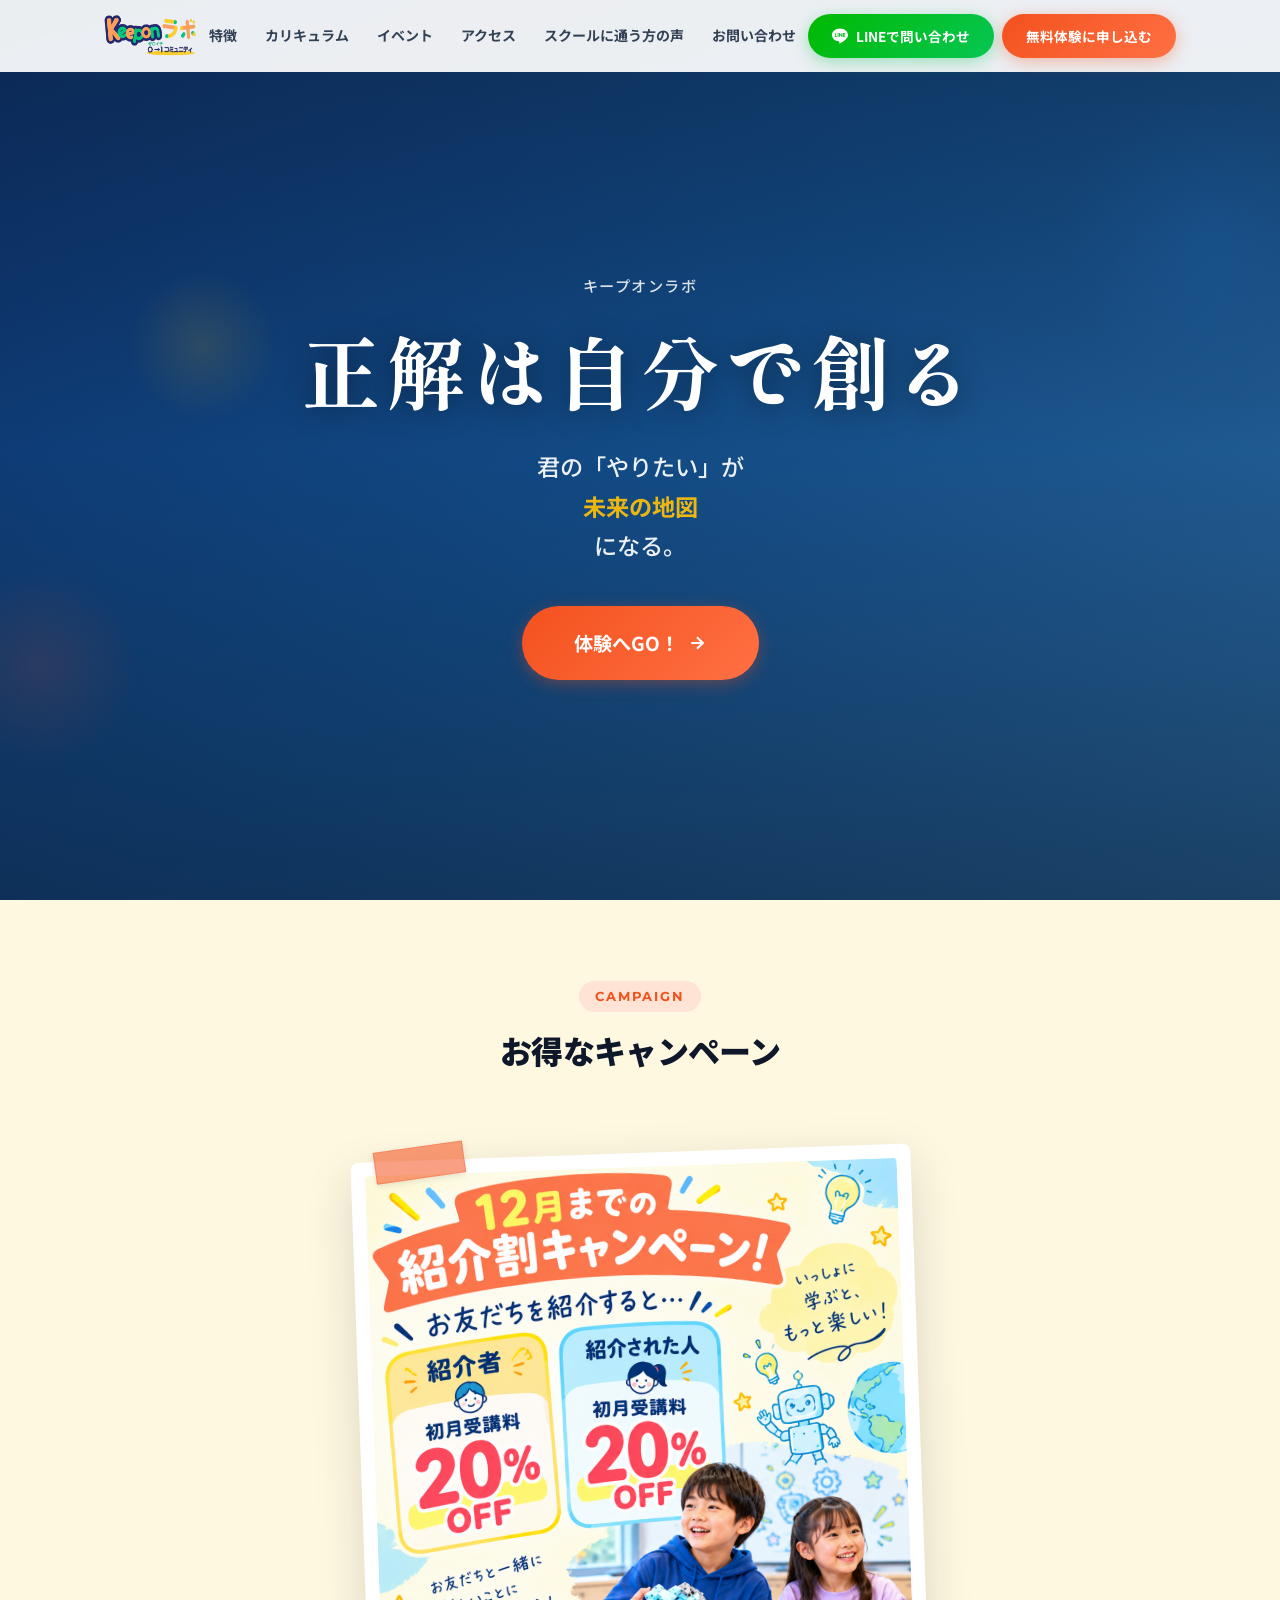
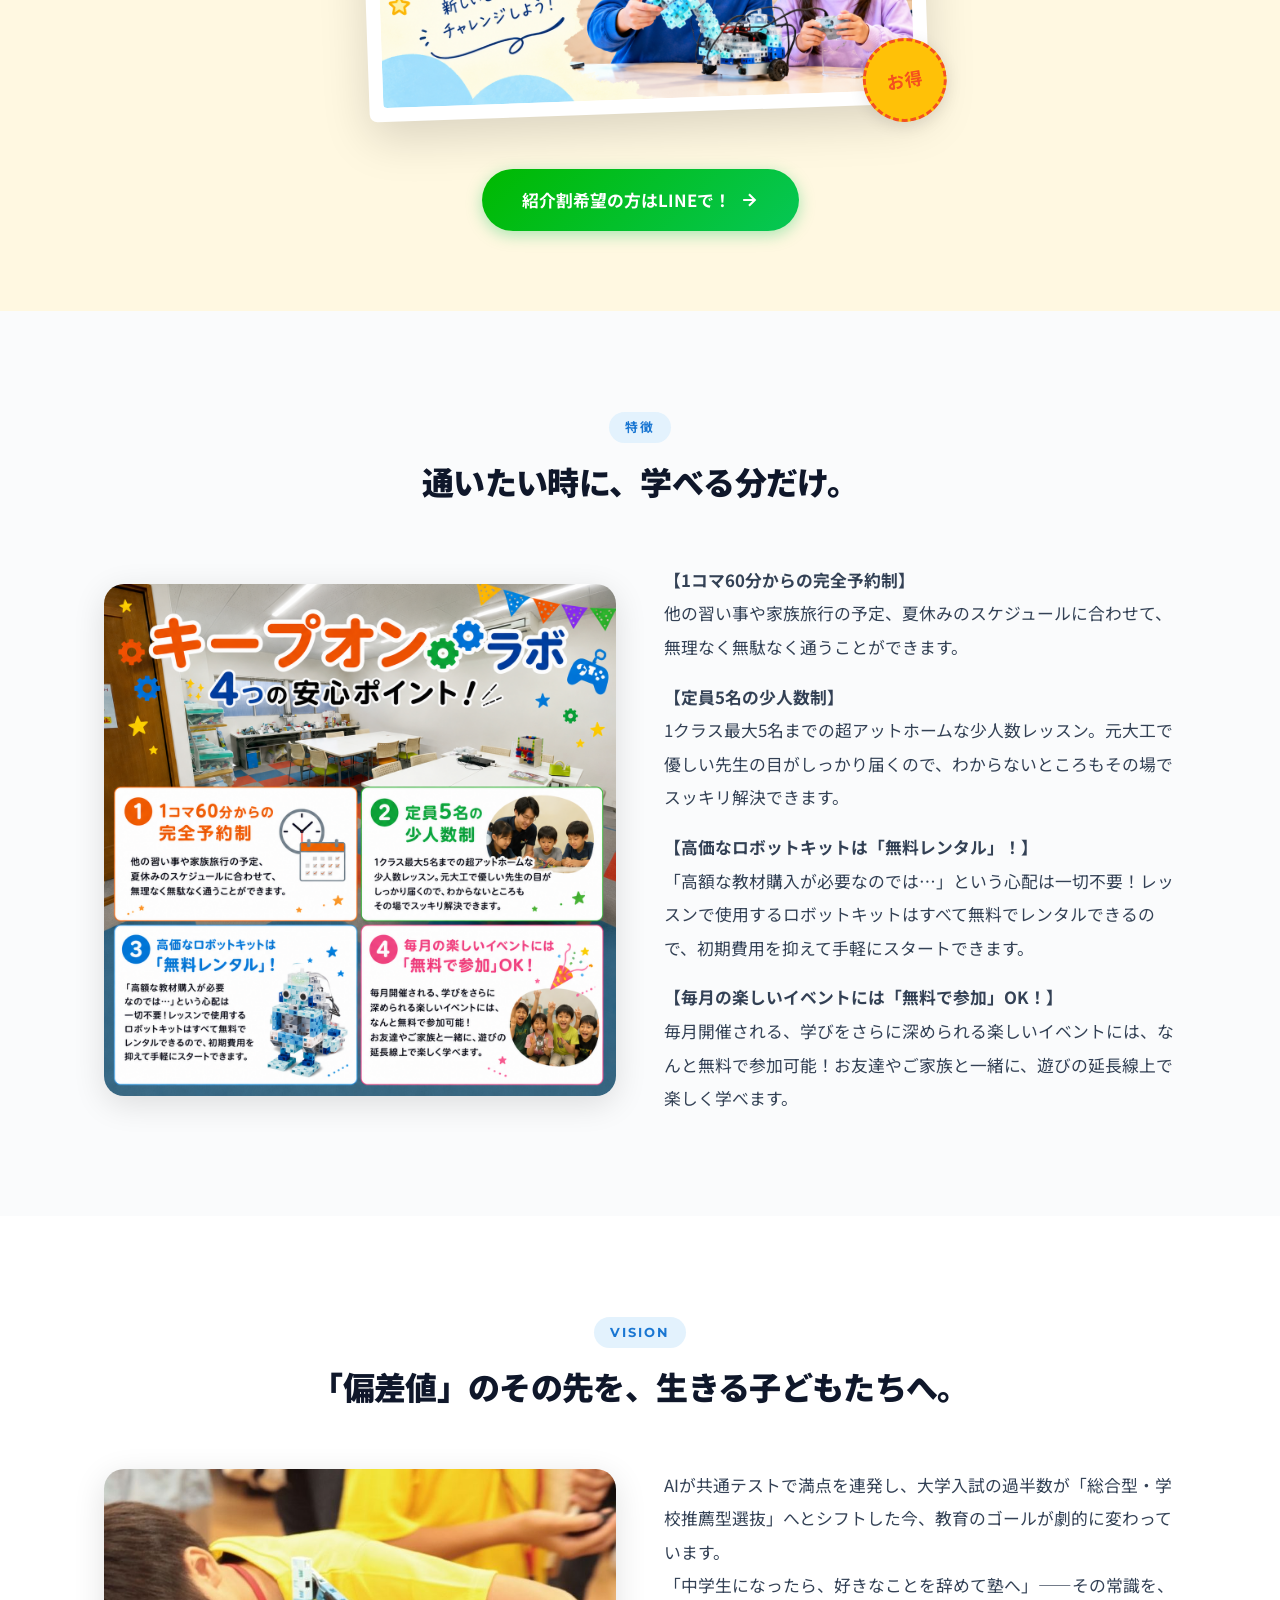
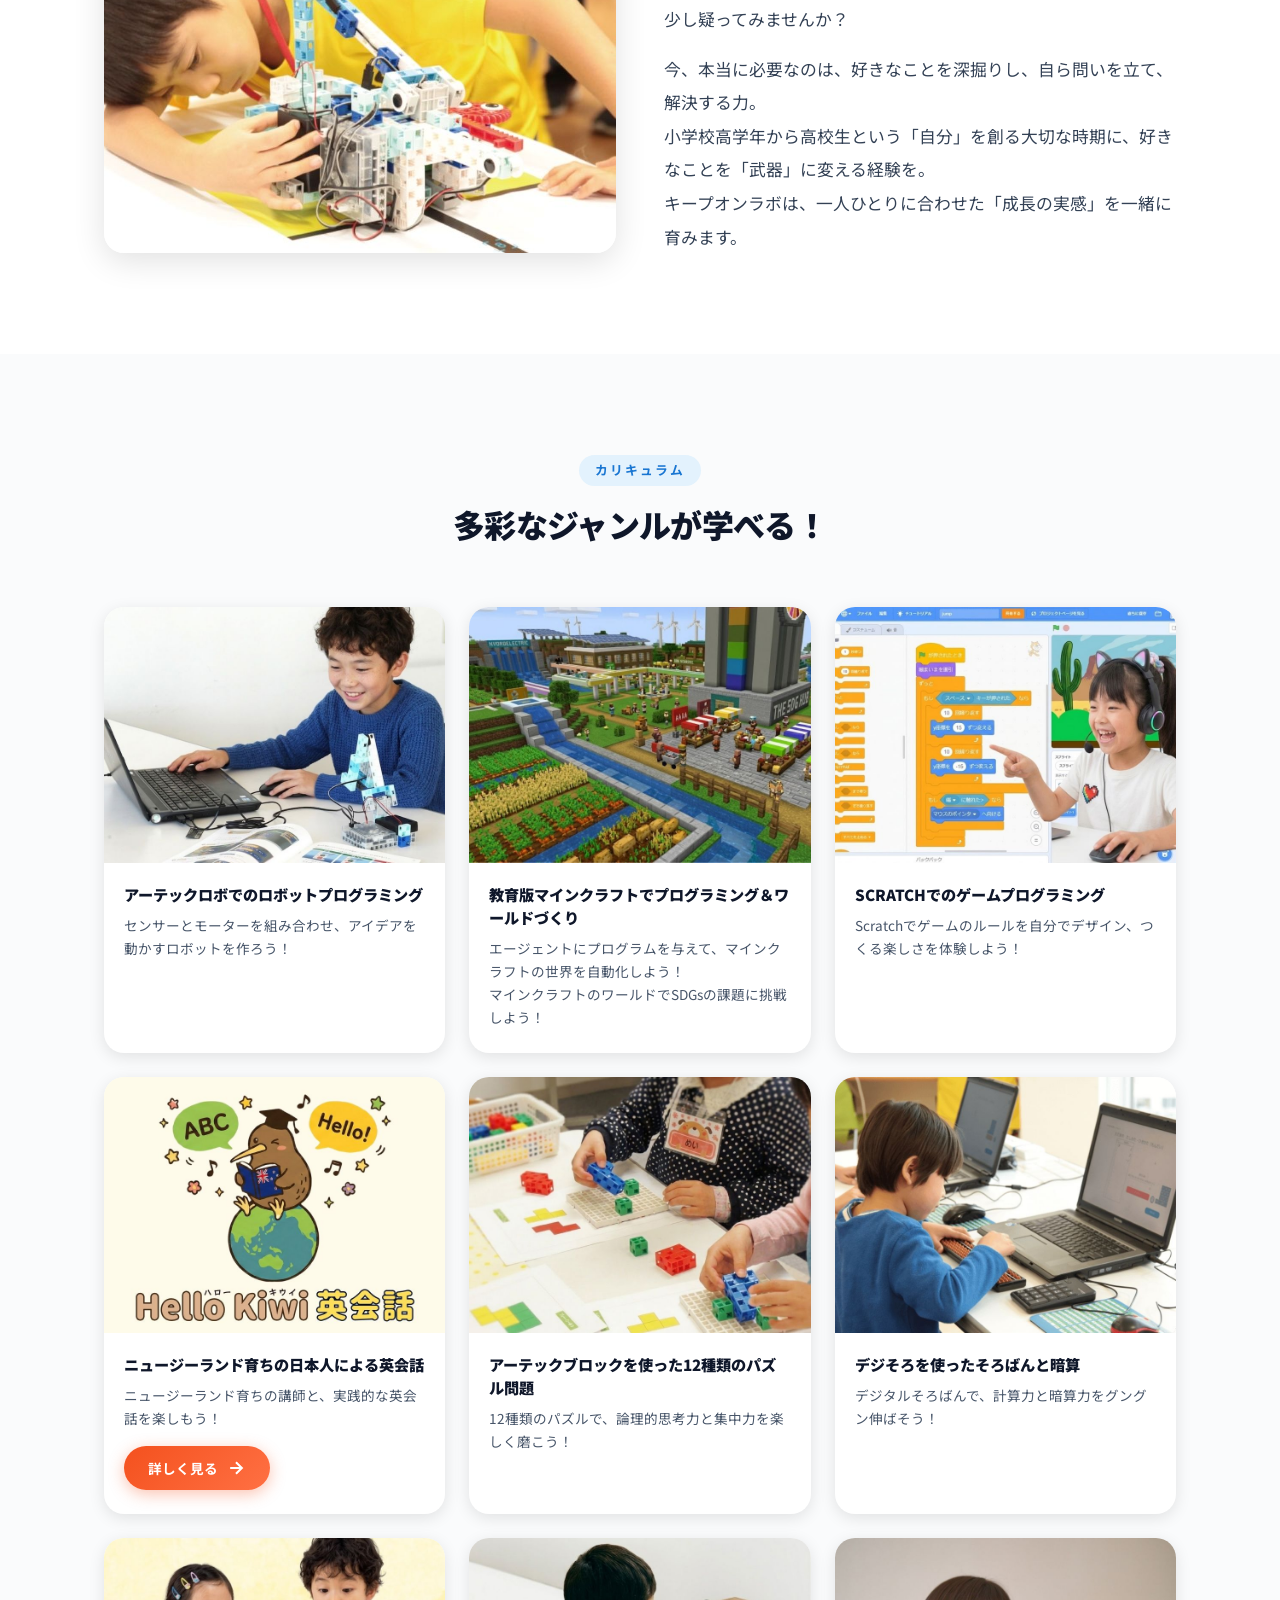
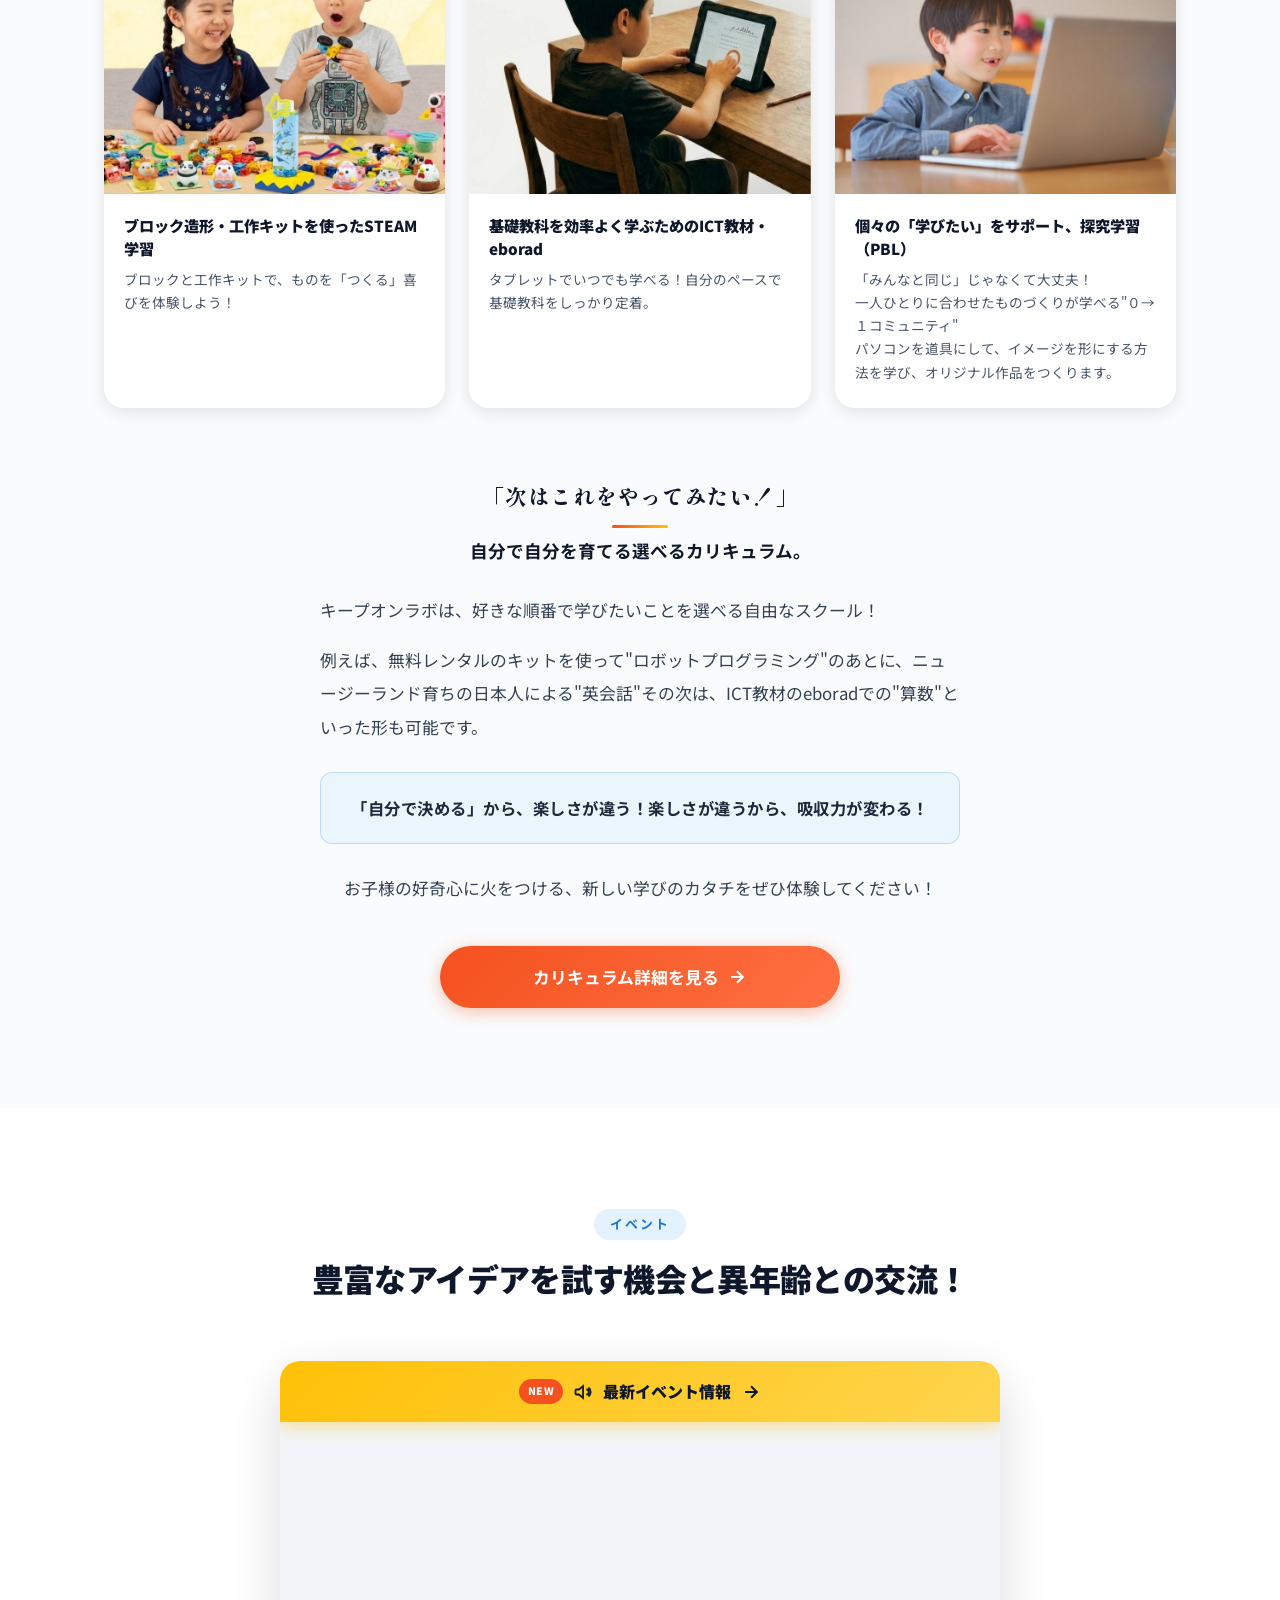
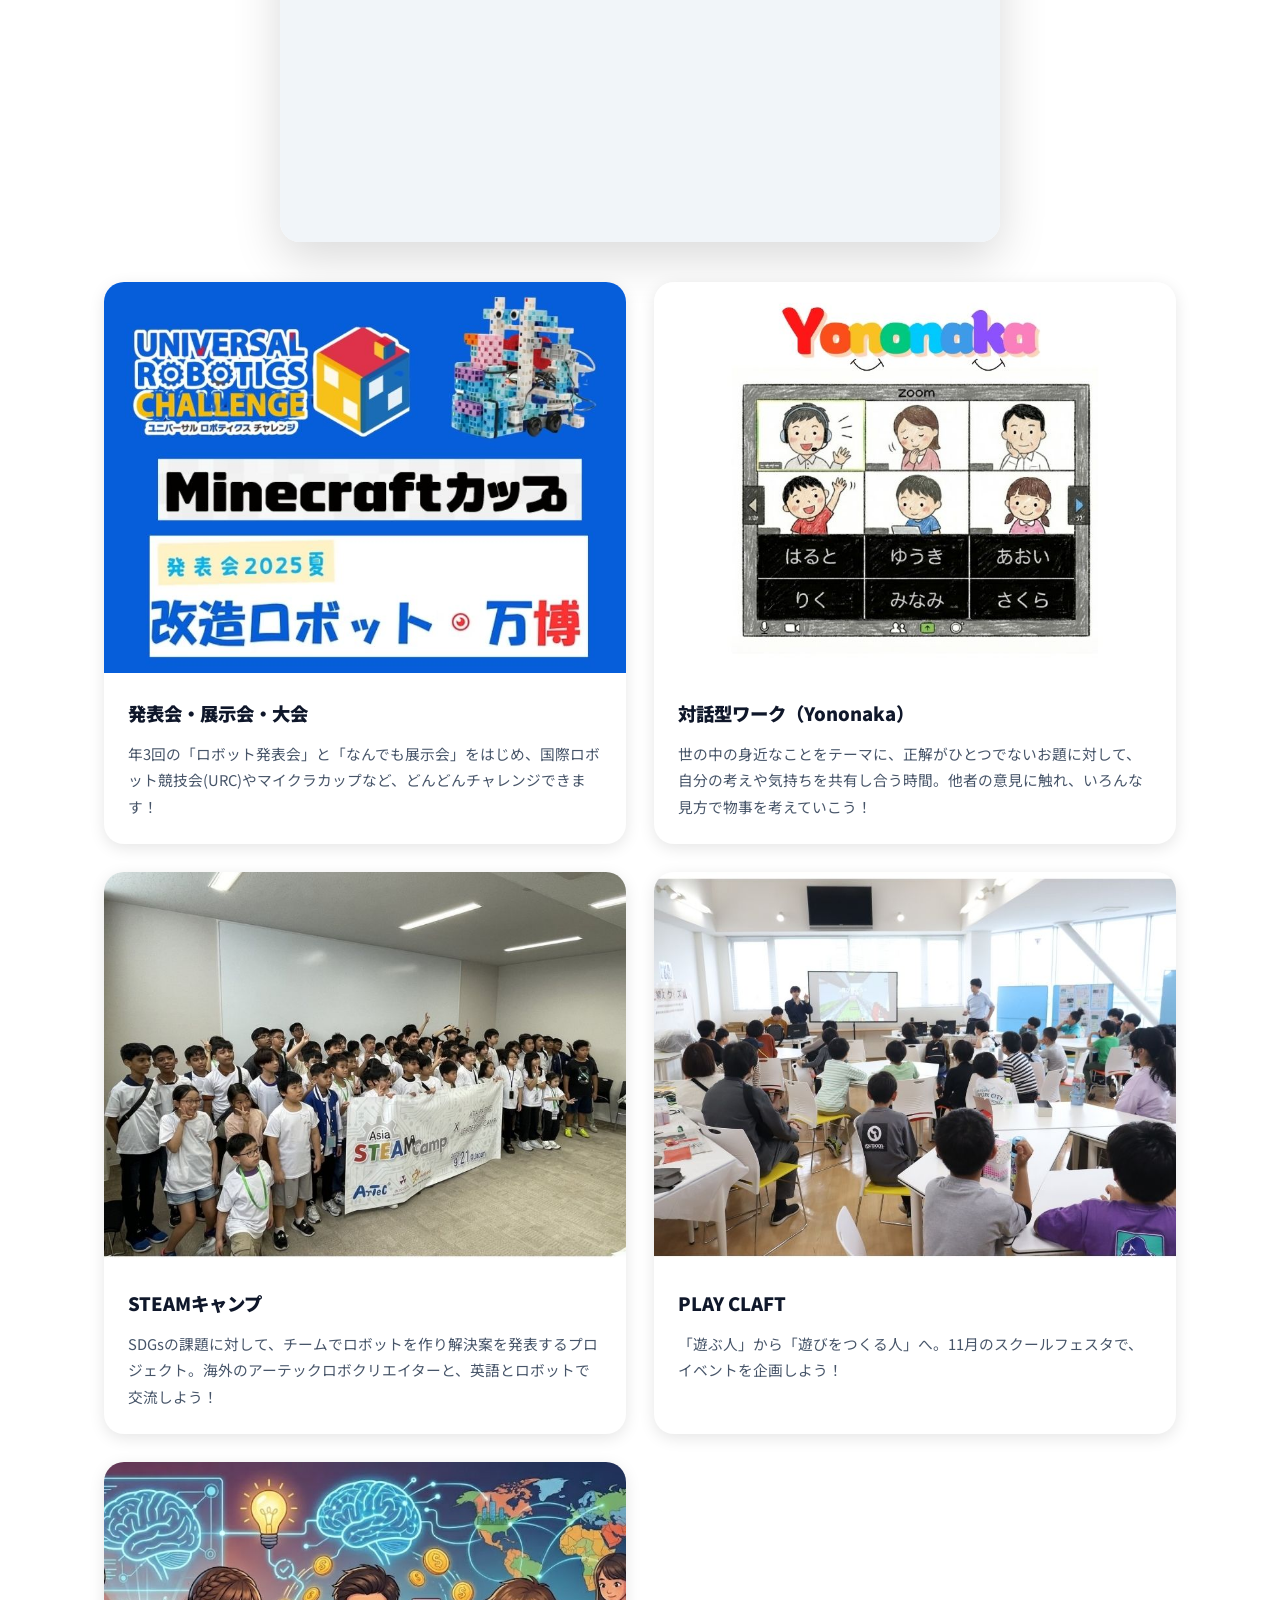
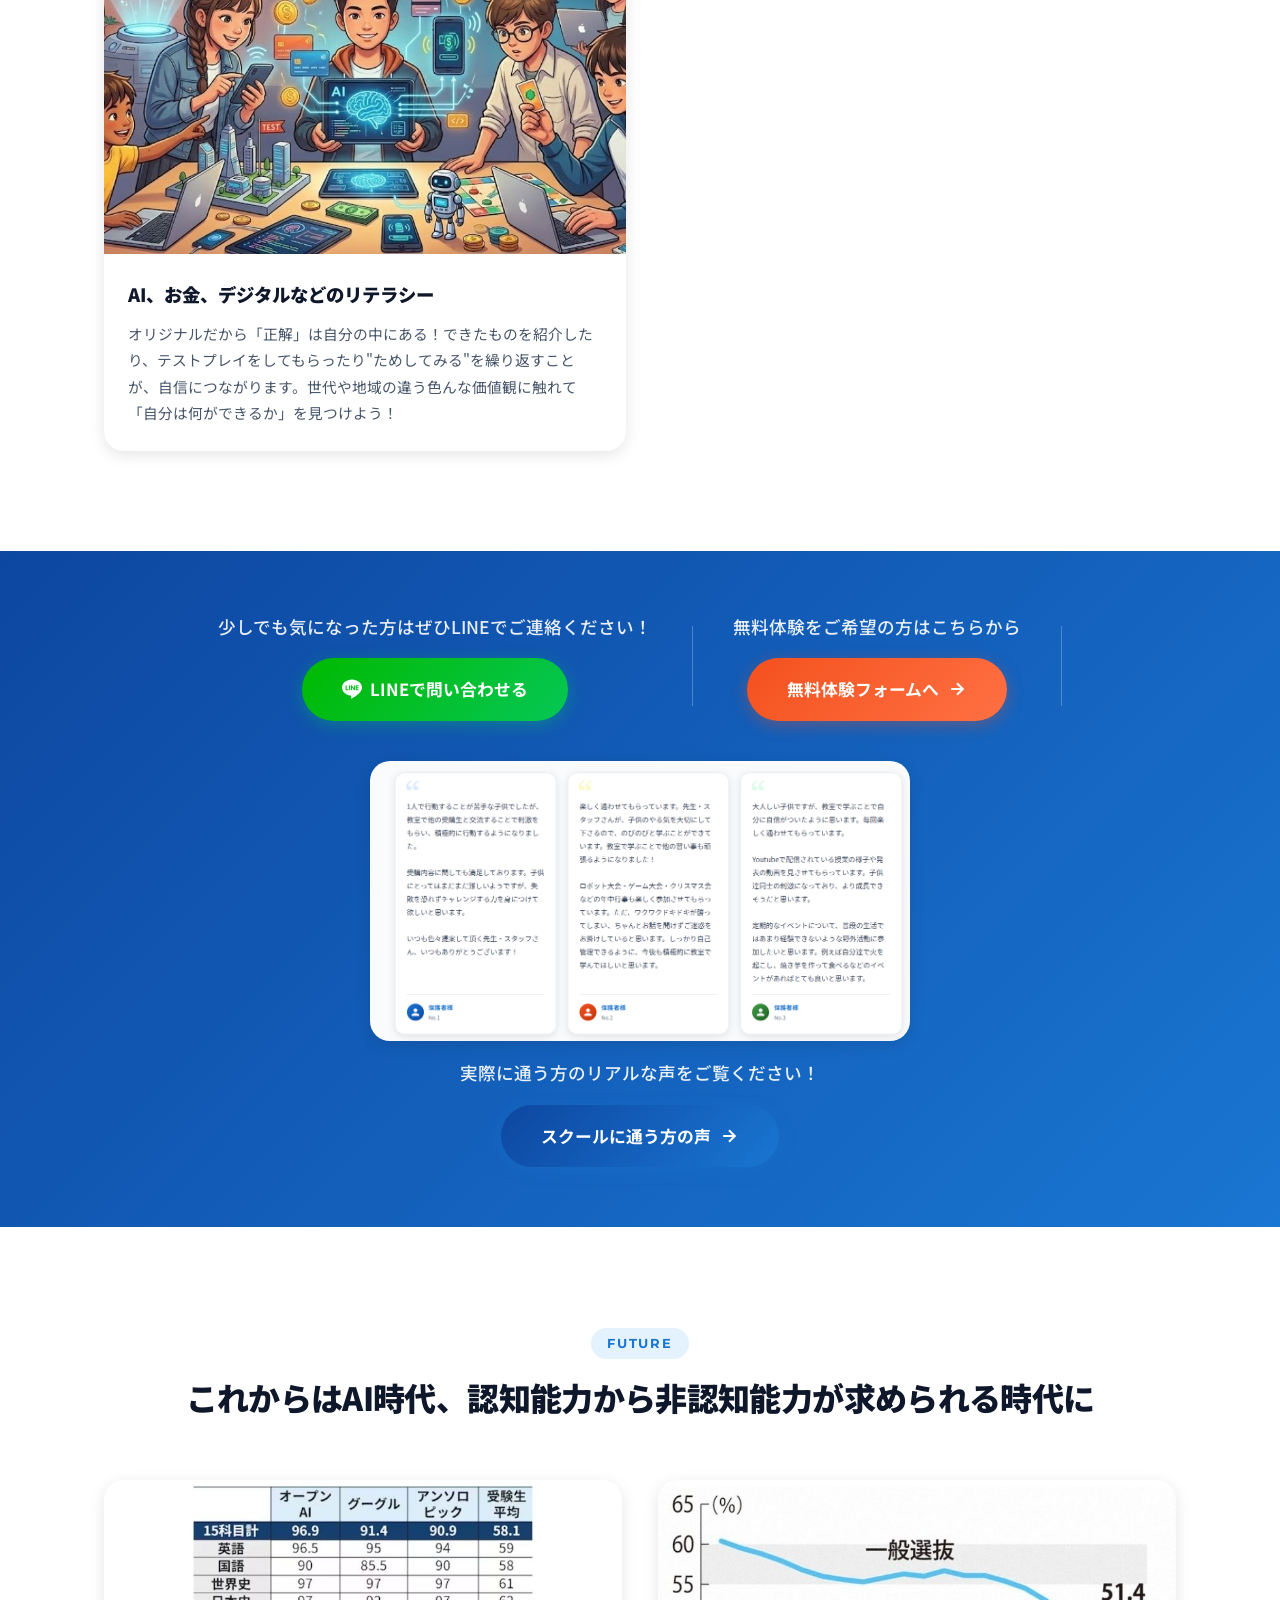
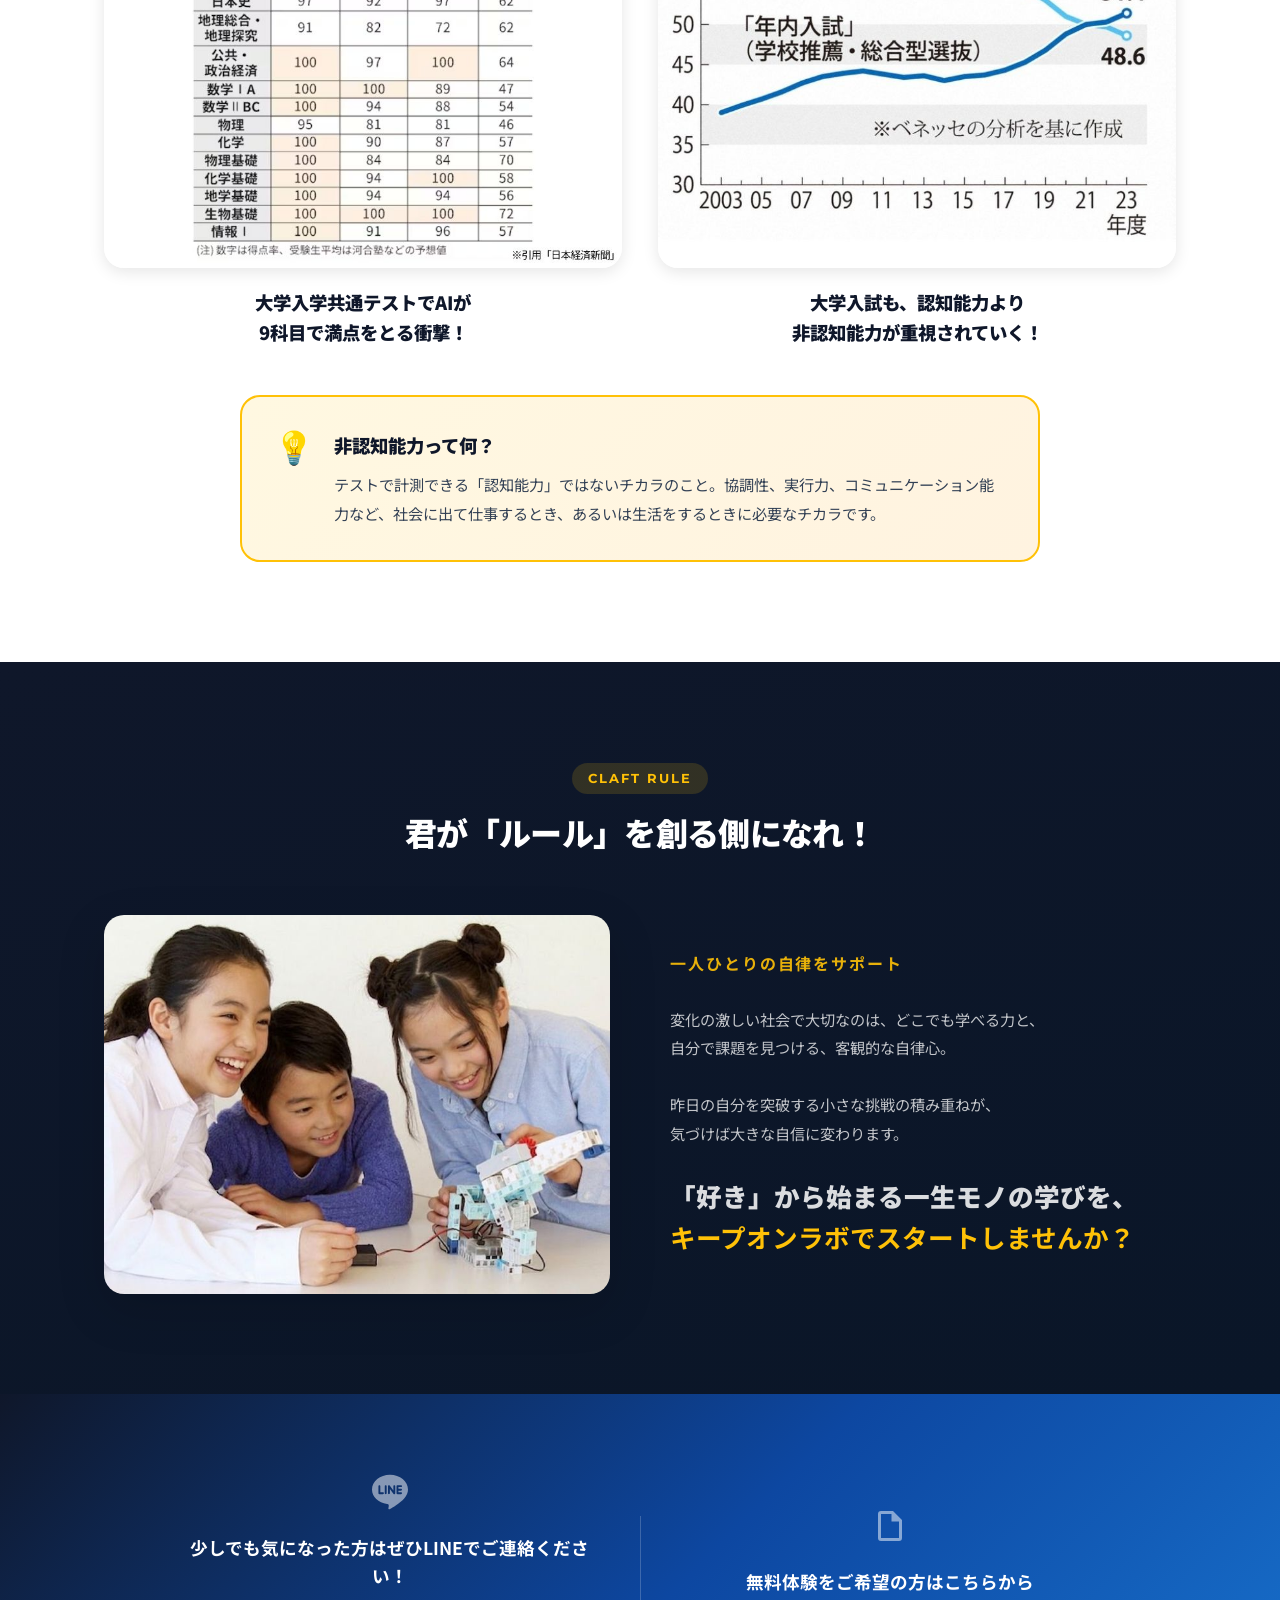
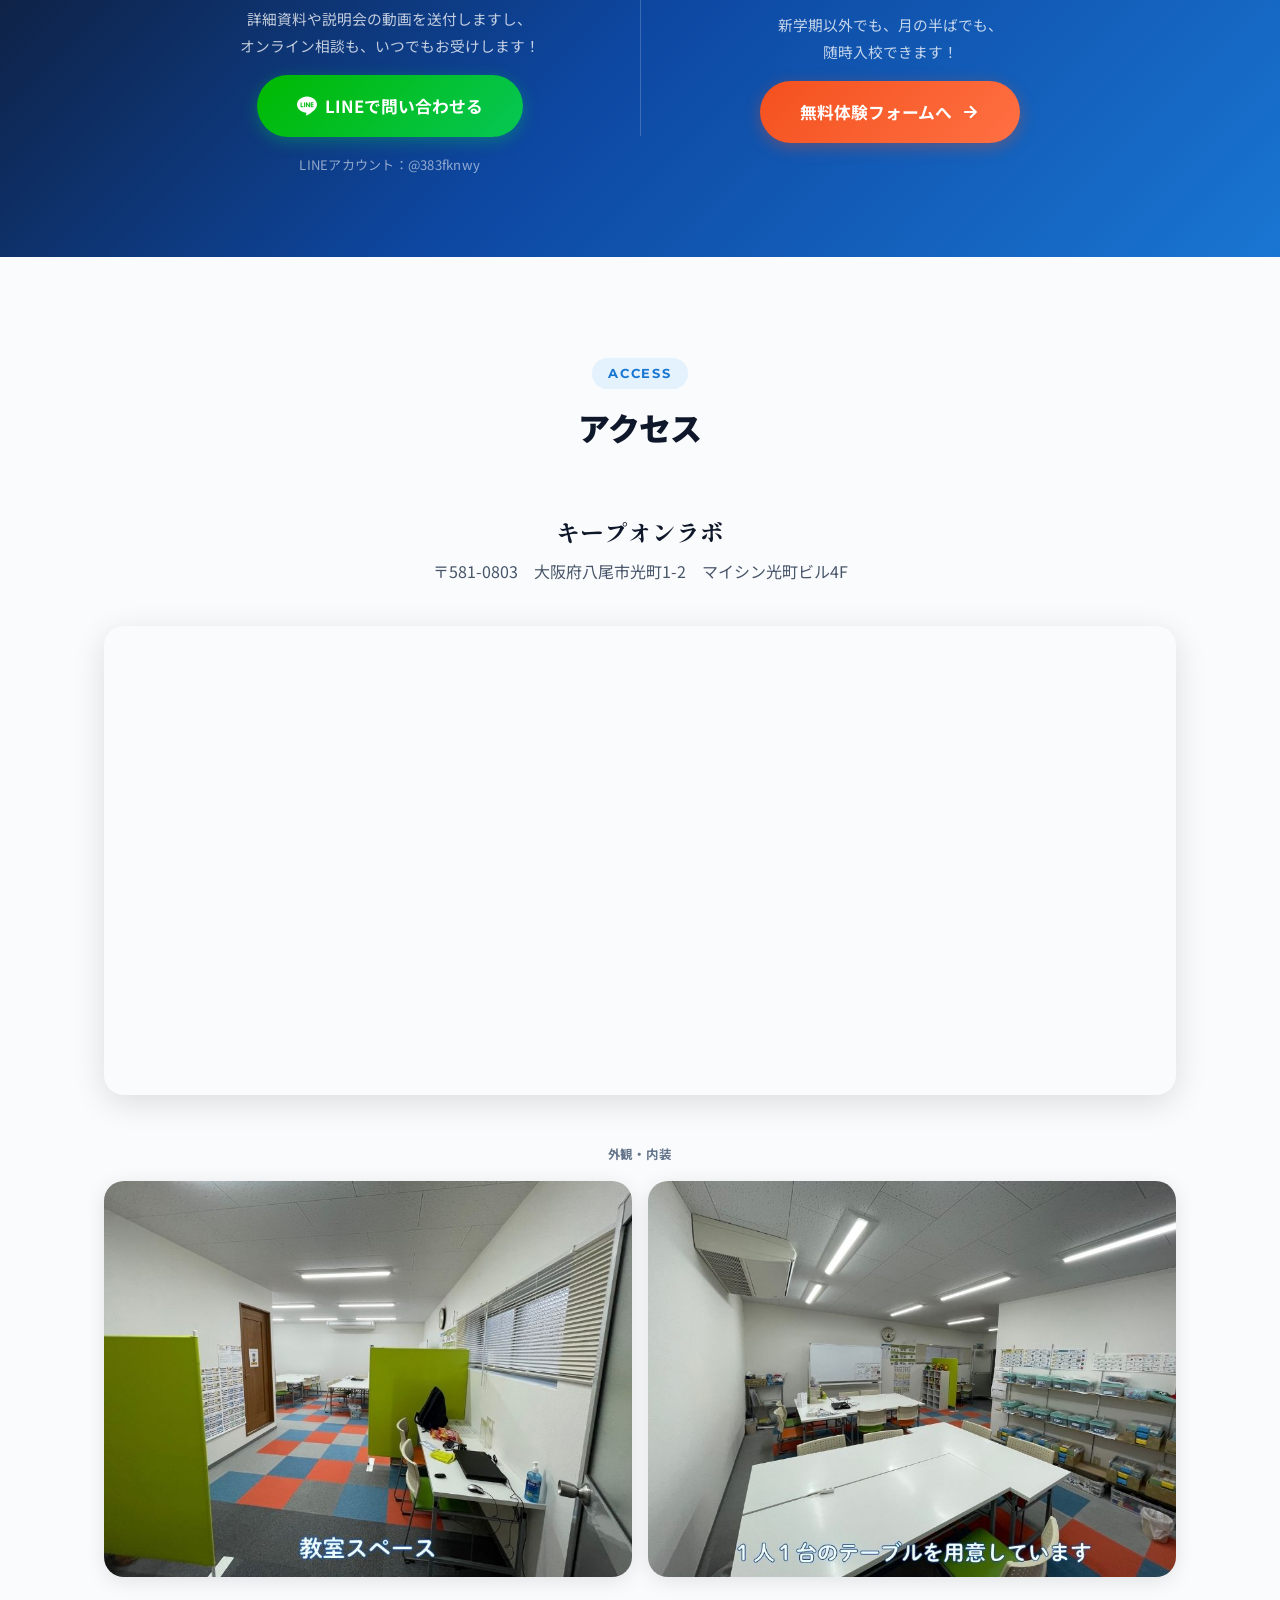
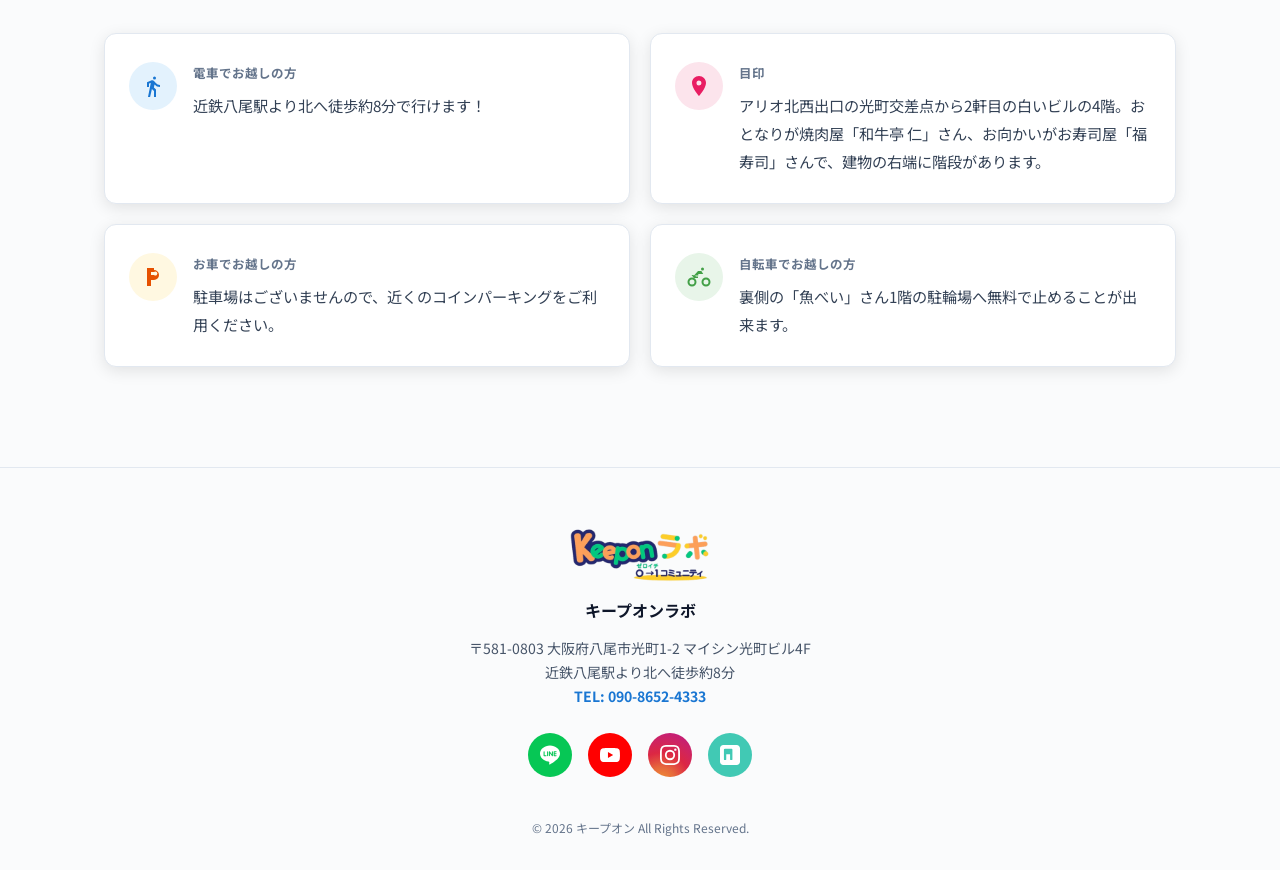
<file: index.html>
<!DOCTYPE html>
<html lang="ja">
<head>
  <meta charset="UTF-8">
  <meta name="viewport" content="width=device-width, initial-scale=1.0">
  <title>正解は自分で創る | キープオンラボ</title>
  <meta name="description" content="君の「やりたい」が未来の地図になる。通いたい時に、学べる分だけ。キープオンラボ 大阪府八尾市">
  <meta property="og:title" content="正解は自分で創る | キープオンラボ">
  <meta property="og:description" content="君の「やりたい」が未来の地図になる。通いたい時に、学べる分だけ。">
  <meta property="og:type" content="website">
  <link rel="icon" href="images/favicon.png" type="image/png">
  <link rel="preconnect" href="https://fonts.googleapis.com">
  <link rel="preconnect" href="https://fonts.gstatic.com" crossorigin>
  <link href="https://fonts.googleapis.com/css2?family=Shippori+Mincho+B1:wght@800&family=Montserrat:wght@700;900&family=Noto+Sans+JP:wght@400;500;700;900&display=swap" rel="stylesheet">
  <link rel="stylesheet" href="css/style.css?v=2">
</head>
<body>

  <!-- ========== HEADER ========== -->
  <header class="header" id="header">
    <div class="container header__inner">
      <a href="#" class="header__logo">
        <img src="images/logo.png" alt="キープオン" loading="eager">
      </a>
      <nav class="header__nav" aria-label="メインナビゲーション">
        <a href="#features" class="header__nav-link">特徴</a>
        <a href="#curriculum" class="header__nav-link">カリキュラム</a>
        <a href="#events" class="header__nav-link">イベント</a>
        <a href="#access" class="header__nav-link">アクセス</a>
        <a href="voices.html" class="header__nav-link">スクールに通う方の声</a>
        <a href="#contact" class="header__nav-link">お問い合わせ</a>
      </nav>
      <div class="header__cta-group header__cta-pc">
        <a href="https://lin.ee/8HKUfVz" class="btn btn--line btn--sm" target="_blank" rel="noopener">
          <svg width="16" height="16" viewBox="0 0 24 24" fill="currentColor"><path d="M19.365 9.863c.349 0 .63.285.63.631 0 .345-.281.63-.63.63H17.61v1.125h1.755c.349 0 .63.283.63.63 0 .344-.281.629-.63.629h-2.386c-.345 0-.627-.285-.627-.629V8.108c0-.345.282-.63.63-.63h2.386c.346 0 .627.285.627.63 0 .349-.281.63-.63.63H17.61v1.125h1.755zm-3.855 3.016c0 .27-.174.51-.432.596-.064.021-.133.031-.199.031-.211 0-.391-.09-.51-.25l-2.443-3.317v2.94c0 .344-.279.629-.631.629-.346 0-.626-.285-.626-.629V8.108c0-.27.173-.51.43-.595.06-.023.136-.033.194-.033.195 0 .375.104.495.254l2.462 3.33V8.108c0-.345.282-.63.63-.63.345 0 .63.285.63.63v4.771zm-5.741 0c0 .344-.282.629-.631.629-.345 0-.627-.285-.627-.629V8.108c0-.345.282-.63.63-.63.346 0 .628.285.628.63v4.771zm-2.466.629H4.917c-.345 0-.63-.285-.63-.629V8.108c0-.345.285-.63.63-.63.348 0 .63.285.63.63v4.141h1.756c.348 0 .629.283.629.63 0 .344-.282.629-.629.629M24 10.314C24 4.943 18.615.572 12 .572S0 4.943 0 10.314c0 4.811 4.27 8.842 10.035 9.608.391.082.923.258 1.058.59.12.301.079.766.038 1.08l-.164 1.02c-.045.301-.24 1.186 1.049.645 1.291-.539 6.916-4.078 9.436-6.975C23.176 14.393 24 12.458 24 10.314"/></svg>
          LINEで問い合わせ
        </a>
        <a href="https://forms.gle/Z9wpCNC2Vy6wp24CA" class="btn btn--cta btn--sm" target="_blank" rel="noopener">
          無料体験に申し込む
        </a>
      </div>
      <button class="header__hamburger" aria-label="メニューを開く" aria-expanded="false" aria-controls="mobile-nav">
        <span></span>
        <span></span>
        <span></span>
      </button>
    </div>
  </header>

  <!-- ========== MOBILE NAV ========== -->
  <div class="mobile-nav" id="mobile-nav" aria-hidden="true">
    <div class="mobile-nav__overlay"></div>
    <div class="mobile-nav__drawer">
      <div class="mobile-nav__head">
        <a href="index.html" class="mobile-nav__logo">
          <img src="images/logo.png" alt="キープオン" loading="lazy">
        </a>
        <button class="mobile-nav__close" aria-label="メニューを閉じる">
          <svg viewBox="0 0 24 24" fill="none" stroke="currentColor" stroke-width="2.5" width="20" height="20"><path d="M18 6 6 18M6 6l12 12"/></svg>
        </button>
      </div>
      <nav class="mobile-nav__links" aria-label="モバイルナビゲーション">
        <a href="#features" class="mobile-nav__link">特徴</a>
        <a href="#curriculum" class="mobile-nav__link">カリキュラム</a>
        <a href="#events" class="mobile-nav__link">イベント</a>
        <a href="#access" class="mobile-nav__link">アクセス</a>
        <a href="voices.html" class="mobile-nav__link">スクールに通う方の声</a>
        <a href="#contact" class="mobile-nav__link">お問い合わせ</a>
      </nav>
      <div class="mobile-nav__cta">
        <a href="https://lin.ee/8HKUfVz" class="btn btn--line" target="_blank" rel="noopener">
          <svg width="20" height="20" viewBox="0 0 24 24" fill="currentColor"><path d="M19.365 9.863c.349 0 .63.285.63.631 0 .345-.281.63-.63.63H17.61v1.125h1.755c.349 0 .63.283.63.63 0 .344-.281.629-.63.629h-2.386c-.345 0-.627-.285-.627-.629V8.108c0-.345.282-.63.63-.63h2.386c.346 0 .627.285.627.63 0 .349-.281.63-.63.63H17.61v1.125h1.755zm-3.855 3.016c0 .27-.174.51-.432.596-.064.021-.133.031-.199.031-.211 0-.391-.09-.51-.25l-2.443-3.317v2.94c0 .344-.279.629-.631.629-.346 0-.626-.285-.626-.629V8.108c0-.27.173-.51.43-.595.06-.023.136-.033.194-.033.195 0 .375.104.495.254l2.462 3.33V8.108c0-.345.282-.63.63-.63.345 0 .63.285.63.63v4.771zm-5.741 0c0 .344-.282.629-.631.629-.345 0-.627-.285-.627-.629V8.108c0-.345.282-.63.63-.63.346 0 .628.285.628.63v4.771zm-2.466.629H4.917c-.345 0-.63-.285-.63-.629V8.108c0-.345.285-.63.63-.63.348 0 .63.285.63.63v4.141h1.756c.348 0 .629.283.629.63 0 .344-.282.629-.629.629M24 10.314C24 4.943 18.615.572 12 .572S0 4.943 0 10.314c0 4.811 4.27 8.842 10.035 9.608.391.082.923.258 1.058.59.12.301.079.766.038 1.08l-.164 1.02c-.045.301-.24 1.186 1.049.645 1.291-.539 6.916-4.078 9.436-6.975C23.176 14.393 24 12.458 24 10.314"/></svg>
          LINEで問い合わせ
        </a>
        <a href="https://forms.gle/Z9wpCNC2Vy6wp24CA" class="btn btn--cta" target="_blank" rel="noopener">
          無料体験に申し込む
          <svg class="btn__arrow" viewBox="0 0 24 24" fill="none" stroke="currentColor" stroke-width="2.5"><path d="M5 12h14M12 5l7 7-7 7"/></svg>
        </a>
      </div>
    </div>
  </div>

  <main>

    <!-- ========== HERO ========== -->
    <section class="hero" id="hero">
      <div class="hero__bg">
        <div class="hero__video-wrap">
          <iframe
            src="https://www.youtube.com/embed/c2xZVO6y7kM?autoplay=1&amp;mute=1&amp;loop=1&amp;playlist=c2xZVO6y7kM&amp;controls=0&amp;playsinline=1&amp;rel=0&amp;iv_load_policy=3&amp;disablekb=1&amp;modestbranding=1"
            title="キープオンラボ"
            frameborder="0"
            allow="accelerometer; autoplay; clipboard-write; encrypted-media; gyroscope; picture-in-picture; web-share"
            referrerpolicy="strict-origin-when-cross-origin"
            allowfullscreen
          ></iframe>
        </div>
      </div>
      <div class="hero__overlay"></div>
      <div class="hero__content container">
        <p class="hero__school">キープオンラボ</p>
        <h1 class="hero__title">正解は<br>自分で創る</h1>
        <p class="hero__copy">君の「やりたい」が<br><strong>未来の地図</strong><br>になる。</p>
        <a href="https://forms.gle/Z9wpCNC2Vy6wp24CA" class="btn btn--cta btn--xl" target="_blank" rel="noopener">
          体験へGO！
          <svg class="btn__arrow" viewBox="0 0 24 24" fill="none" stroke="currentColor" stroke-width="2.5"><path d="M5 12h14M12 5l7 7-7 7"/></svg>
        </a>
      </div>
      <div class="hero__deco hero__deco--1"></div>
      <div class="hero__deco hero__deco--2"></div>
      <div class="hero__deco hero__deco--3"></div>
    </section>

    <!-- ========== CAMPAIGN ========== -->
    <section class="section campaign" id="campaign">
      <div class="container">
        <div class="section__header reveal">
          <span class="section__label section__label--orange">Campaign</span>
          <h2 class="section__title">お得なキャンペーン</h2>
        </div>
        <div class="campaign__board reveal">
          <div class="campaign__card">
            <span class="campaign__tape" aria-hidden="true"></span>
            <img src="images/news.png" alt="お得なキャンペーンのお知らせ" loading="lazy">
            <span class="campaign__stamp">お得</span>
          </div>
        </div>
        <div class="campaign__cta reveal">
          <a href="https://lin.ee/8HKUfVz" class="btn btn--line btn--lg" target="_blank" rel="noopener">
            紹介割希望の方はLINEで！
            <svg class="btn__arrow" viewBox="0 0 24 24" fill="none" stroke="currentColor" stroke-width="2.5"><path d="M5 12h14M12 5l7 7-7 7"/></svg>
          </a>
        </div>
      </div>
    </section>

    <!-- ========== FEATURES ========== -->
    <section class="section section--alt features" id="features">
      <div class="container">
        <div class="section__header reveal">
          <span class="section__label">特徴</span>
          <h2 class="section__title">通いたい時に、学べる分だけ。</h2>
        </div>
        <div class="zigzag">
          <div class="zigzag__item reveal">
            <div class="zigzag__img zigzag__img--square">
              <img src="images/feature.png" alt="通いたい時に、学べる分だけ。" loading="lazy">
            </div>
            <div class="zigzag__body">
              <p><strong>【1コマ60分からの完全予約制】</strong><br>
                他の習い事や家族旅行の予定、夏休みのスケジュールに合わせて、無理なく無駄なく通うことができます。</p>
              <p><strong>【定員5名の少人数制】</strong><br>
                1クラス最大5名までの超アットホームな少人数レッスン。元大工で優しい先生の目がしっかり届くので、わからないところもその場でスッキリ解決できます。</p>
              <p><strong>【高価なロボットキットは「無料レンタル」！】</strong><br>
                「高額な教材購入が必要なのでは…」という心配は一切不要！レッスンで使用するロボットキットはすべて無料でレンタルできるので、初期費用を抑えて手軽にスタートできます。</p>
              <p><strong>【毎月の楽しいイベントには「無料で参加」OK！】</strong><br>
                毎月開催される、学びをさらに深められる楽しいイベントには、なんと無料で参加可能！お友達やご家族と一緒に、遊びの延長線上で楽しく学べます。</p>
            </div>
          </div>
        </div>
      </div>
    </section>

    <!-- ========== VISION ========== -->
    <section class="section vision" id="vision">
      <div class="container">
        <div class="section__header reveal">
          <span class="section__label">Vision</span>
          <h2 class="section__title">「偏差値」のその先を、<br class="sp-only">生きる子どもたちへ。</h2>
        </div>
        <div class="zigzag">
          <div class="zigzag__item reveal">
            <div class="zigzag__img">
              <img src="images/vision-inquiry.jpg" alt="偏差値のその先を生きる子どもたちへ" loading="lazy">
            </div>
            <div class="zigzag__body">
              <p>AIが共通テストで満点を連発し、大学入試の過半数が「総合型・学校推薦型選抜」へとシフトした今、教育のゴールが劇的に変わっています。<br>
                「中学生になったら、好きなことを辞めて塾へ」——その常識を、少し疑ってみませんか？</p>
              <p>今、本当に必要なのは、好きなことを深掘りし、自ら問いを立て、解決する力。<br>
                小学校高学年から高校生という「自分」を創る大切な時期に、好きなことを「武器」に変える経験を。<br>
                キープオンラボは、一人ひとりに合わせた「成長の実感」を一緒に育みます。</p>
            </div>
          </div>
        </div>
      </div>
    </section>

    <!-- ========== CURRICULUM ========== -->
    <section class="section section--alt curriculum" id="curriculum">
      <div class="container">
        <div class="section__header reveal">
          <span class="section__label">カリキュラム</span>
          <h2 class="section__title">多彩なジャンルが学べる！</h2>
        </div>
        <div class="curriculum-grid">
          <div class="curriculum-card reveal" data-delay="0">
            <div class="curriculum-card__img">
              <img src="images/curriculum-robot.jpg" alt="アーテックロボでのロボットプログラミング" loading="lazy">
            </div>
            <div class="curriculum-card__body">
              <h3 class="curriculum-card__title">アーテックロボでのロボットプログラミング</h3>
              <p class="curriculum-card__text">センサーとモーターを組み合わせ、アイデアを動かすロボットを作ろう！</p>
            </div>
          </div>
          <div class="curriculum-card reveal" data-delay="80">
            <div class="curriculum-card__img">
              <img src="images/curriculum-minecraftprogramming.jpg" alt="教育版マインクラフトでプログラミング＆ワールドづくり" loading="lazy">
            </div>
            <div class="curriculum-card__body">
              <h3 class="curriculum-card__title">教育版マインクラフトでプログラミング＆ワールドづくり</h3>
              <p class="curriculum-card__text">エージェントにプログラムを与えて、マインクラフトの世界を自動化しよう！<br>マインクラフトのワールドでSDGsの課題に挑戦しよう！</p>
            </div>
          </div>
          <div class="curriculum-card reveal" data-delay="0">
            <div class="curriculum-card__img">
              <img src="images/curriculum-scratch.jpg" alt="SCRATCHでのゲームプログラミング" loading="lazy">
            </div>
            <div class="curriculum-card__body">
              <h3 class="curriculum-card__title">SCRATCHでのゲームプログラミング</h3>
              <p class="curriculum-card__text">Scratchでゲームのルールを自分でデザイン、つくる楽しさを体験しよう！</p>
            </div>
          </div>
          <div class="curriculum-card reveal" data-delay="80">
            <div class="curriculum-card__img">
              <img src="images/curriculum-english.jpg" alt="ニュージーランド育ちの日本人による英会話" loading="lazy">
            </div>
            <div class="curriculum-card__body">
              <h3 class="curriculum-card__title">ニュージーランド育ちの日本人による英会話</h3>
              <p class="curriculum-card__text">ニュージーランド育ちの講師と、実践的な英会話を楽しもう！</p>
              <div class="curriculum-card__cta">
                <a href="https://www.hellokiwieikaiwa.com/" class="btn btn--cta btn--sm" target="_blank" rel="noopener">
                  詳しく見る
                  <svg class="btn__arrow" viewBox="0 0 24 24" fill="none" stroke="currentColor" stroke-width="2.5"><path d="M5 12h14M12 5l7 7-7 7"/></svg>
                </a>
              </div>
            </div>
          </div>
          <div class="curriculum-card reveal" data-delay="160">
            <div class="curriculum-card__img">
              <img src="images/curriculum-puzzle.jpg" alt="アーテックブロックを使った12種類のパズル問題" loading="lazy">
            </div>
            <div class="curriculum-card__body">
              <h3 class="curriculum-card__title">アーテックブロックを使った12種類のパズル問題</h3>
              <p class="curriculum-card__text">12種類のパズルで、論理的思考力と集中力を楽しく磨こう！</p>
            </div>
          </div>
          <div class="curriculum-card reveal" data-delay="0">
            <div class="curriculum-card__img">
              <img src="images/curriculum-dejisoro.jpg" alt="デジそろを使ったそろばんと暗算" loading="lazy">
            </div>
            <div class="curriculum-card__body">
              <h3 class="curriculum-card__title">デジそろを使ったそろばんと暗算</h3>
              <p class="curriculum-card__text">デジタルそろばんで、計算力と暗算力をグングン伸ばそう！</p>
            </div>
          </div>
          <div class="curriculum-card reveal" data-delay="80">
            <div class="curriculum-card__img">
              <img src="images/curriculum-steam.jpg" alt="ブロック造形・工作キットを使ったSTEAM学習" loading="lazy">
            </div>
            <div class="curriculum-card__body">
              <h3 class="curriculum-card__title">ブロック造形・工作キットを使ったSTEAM学習</h3>
              <p class="curriculum-card__text">ブロックと工作キットで、ものを「つくる」喜びを体験しよう！</p>
            </div>
          </div>
          <div class="curriculum-card reveal" data-delay="160">
            <div class="curriculum-card__img">
              <img src="images/curriculum-eborad.jpg" alt="基礎教科を効率よく学ぶためのICT教材・eborad" loading="lazy">
            </div>
            <div class="curriculum-card__body">
              <h3 class="curriculum-card__title">基礎教科を効率よく学ぶためのICT教材・eborad</h3>
              <p class="curriculum-card__text">タブレットでいつでも学べる！自分のペースで基礎教科をしっかり定着。</p>
            </div>
          </div>
          <div class="curriculum-card reveal" data-delay="0">
            <div class="curriculum-card__img">
              <img src="images/curriculum-pbl.jpg" alt="探究学習（PBL）" loading="lazy">
            </div>
            <div class="curriculum-card__body">
              <h3 class="curriculum-card__title">個々の「学びたい」をサポート、探究学習（PBL）</h3>
              <p class="curriculum-card__text">「みんなと同じ」じゃなくて大丈夫！<br>一人ひとりに合わせたものづくりが学べる"０→１コミュニティ"<br>パソコンを道具にして、イメージを形にする方法を学び、オリジナル作品をつくります。</p>
            </div>
          </div>
        </div>

        <div class="curriculum-copy reveal">
          <h3 class="curriculum-copy__hook">「次はこれをやってみたい！」</h3>
          <p class="curriculum-copy__lead">自分で自分を育てる選べるカリキュラム。</p>
          <div class="curriculum-copy__body">
            <p>キープオンラボは、好きな順番で学びたいことを選べる自由なスクール！</p>
            <p>例えば、無料レンタルのキットを使って"ロボットプログラミング"のあとに、ニュージーランド育ちの日本人による"英会話"その次は、ICT教材のeboradでの"算数"といった形も可能です。</p>
          </div>
          <p class="curriculum-copy__emphasis">「自分で決める」から、楽しさが違う！楽しさが違うから、吸収力が変わる！</p>
          <p class="curriculum-copy__closing">お子様の好奇心に火をつける、新しい学びのカタチをぜひ体験してください！</p>
          <div class="curriculum-copy__cta">
            <a href="https://keepon.work/course" class="btn btn--cta btn--lg" target="_blank" rel="noopener">
              カリキュラム詳細を見る
              <svg class="btn__arrow" viewBox="0 0 24 24" fill="none" stroke="currentColor" stroke-width="2.5"><path d="M5 12h14M12 5l7 7-7 7"/></svg>
            </a>
          </div>
        </div>
      </div>
    </section>

    <!-- ========== EVENTS ========== -->
    <section class="section events" id="events">
      <div class="container">
        <div class="section__header reveal">
          <span class="section__label">イベント</span>
          <h2 class="section__title">豊富なアイデアを試す機会と<br class="sp-only">異年齢との交流！</h2>
        </div>
        <div class="events__latest reveal">
          <div class="events__preview">
            <a href="https://claft.keeponlearning.fun/news" class="btn btn--yellow events__preview-header events__latest-btn" target="_blank" rel="noopener">
              <span class="events__latest-tag">NEW</span>
              <svg width="20" height="20" viewBox="0 0 24 24" fill="none" stroke="currentColor" stroke-width="2.2"><path d="M3 10v4a1 1 0 0 0 1 1h3l5 4V5L7 9H4a1 1 0 0 0-1 1z"/><path d="M16 9a3 3 0 0 1 0 6"/><path d="M18.5 6.5a7 7 0 0 1 0 11"/></svg>
              <span class="events__preview-title">最新イベント情報</span>
              <svg class="btn__arrow" viewBox="0 0 24 24" fill="none" stroke="currentColor" stroke-width="2.5"><path d="M5 12h14M12 5l7 7-7 7"/></svg>
            </a>
            <iframe class="events__preview-frame" src="https://claft.keeponlearning.fun/news" loading="lazy" title="最新イベント情報プレビュー"></iframe>
          </div>
        </div>
        <div class="events__grid">
          <a href="https://www.keeponlearning.fun/event" class="event-card reveal" data-delay="0" target="_blank" rel="noopener">
            <div class="event-card__img">
              <img src="images/event-presentation.jpg" alt="発表会・展示会・大会" loading="lazy">
            </div>
            <div class="event-card__body">
              <h3 class="event-card__title">発表会・展示会・大会</h3>
              <p class="event-card__text">年3回の「ロボット発表会」と「なんでも展示会」をはじめ、国際ロボット競技会(URC)やマイクラカップなど、どんどんチャレンジできます！</p>
            </div>
          </a>
          <a href="https://claft-hp.vercel.app/yononaka" class="event-card reveal" data-delay="100" target="_blank" rel="noopener">
            <div class="event-card__img">
              <img src="images/event-yononaka.jpg" alt="対話型ワーク（Yononaka）" loading="lazy">
            </div>
            <div class="event-card__body">
              <h3 class="event-card__title">対話型ワーク（Yononaka）</h3>
              <p class="event-card__text">世の中の身近なことをテーマに、正解がひとつでないお題に対して、自分の考えや気持ちを共有し合う時間。他者の意見に触れ、いろんな見方で物事を考えていこう！</p>
            </div>
          </a>
          <a href="https://claft-hp.vercel.app/asia-steam-camp" class="event-card reveal" data-delay="200" target="_blank" rel="noopener">
            <div class="event-card__img">
              <img src="images/event-steam.jpg" alt="STEAMキャンプ" loading="lazy">
            </div>
            <div class="event-card__body">
              <h3 class="event-card__title">STEAMキャンプ</h3>
              <p class="event-card__text">SDGsの課題に対して、チームでロボットを作り解決案を発表するプロジェクト。海外のアーテックロボクリエイターと、英語とロボットで交流しよう！</p>
            </div>
          </a>
          <a href="https://claft-hp.vercel.app/play-claft" class="event-card reveal" data-delay="300" target="_blank" rel="noopener">
            <div class="event-card__img">
              <img src="images/event-playclaft.jpg" alt="PLAY CLAFT" loading="lazy">
            </div>
            <div class="event-card__body">
              <h3 class="event-card__title">PLAY CLAFT</h3>
              <p class="event-card__text">「遊ぶ人」から「遊びをつくる人」へ。11月のスクールフェスタで、イベントを企画しよう！</p>
            </div>
          </a>
          <a href="#" class="event-card reveal" data-delay="400" target="_blank" rel="noopener">
            <div class="event-card__img">
              <img src="images/event-literacy.jpg" alt="AI、お金、デジタルなどのリテラシー" loading="lazy">
            </div>
            <div class="event-card__body">
              <h3 class="event-card__title">AI、お金、デジタルなどのリテラシー</h3>
              <p class="event-card__text">オリジナルだから「正解」は自分の中にある！できたものを紹介したり、テストプレイをしてもらったり"ためしてみる"を繰り返すことが、自信につながります。世代や地域の違う色んな価値観に触れて「自分は何ができるか」を見つけよう！</p>
            </div>
          </a>
        </div>
      </div>
    </section>

    <!-- ========== CTA BANNER 1 ========== -->
    <section class="cta-banner">
      <div class="container cta-banner__inner--simple">
        <div class="cta-simple__item">
          <p class="cta-banner__text">少しでも気になった方はぜひLINEでご連絡ください！</p>
          <a href="https://lin.ee/8HKUfVz" class="btn btn--line btn--lg" target="_blank" rel="noopener">
            <svg width="20" height="20" viewBox="0 0 24 24" fill="currentColor"><path d="M19.365 9.863c.349 0 .63.285.63.631 0 .345-.281.63-.63.63H17.61v1.125h1.755c.349 0 .63.283.63.63 0 .344-.281.629-.63.629h-2.386c-.345 0-.627-.285-.627-.629V8.108c0-.345.282-.63.63-.63h2.386c.346 0 .627.285.627.63 0 .349-.281.63-.63.63H17.61v1.125h1.755zm-3.855 3.016c0 .27-.174.51-.432.596-.064.021-.133.031-.199.031-.211 0-.391-.09-.51-.25l-2.443-3.317v2.94c0 .344-.279.629-.631.629-.346 0-.626-.285-.626-.629V8.108c0-.27.173-.51.43-.595.06-.023.136-.033.194-.033.195 0 .375.104.495.254l2.462 3.33V8.108c0-.345.282-.63.63-.63.345 0 .63.285.63.63v4.771zm-5.741 0c0 .344-.282.629-.631.629-.345 0-.627-.285-.627-.629V8.108c0-.345.282-.63.63-.63.346 0 .628.285.628.63v4.771zm-2.466.629H4.917c-.345 0-.63-.285-.63-.629V8.108c0-.345.285-.63.63-.63.348 0 .63.285.63.63v4.141h1.756c.348 0 .629.283.629.63 0 .344-.282.629-.629.629M24 10.314C24 4.943 18.615.572 12 .572S0 4.943 0 10.314c0 4.811 4.27 8.842 10.035 9.608.391.082.923.258 1.058.59.12.301.079.766.038 1.08l-.164 1.02c-.045.301-.24 1.186 1.049.645 1.291-.539 6.916-4.078 9.436-6.975C23.176 14.393 24 12.458 24 10.314"/></svg>
            LINEで問い合わせる
          </a>
        </div>
        <div class="cta-simple__divider"></div>
        <div class="cta-simple__item">
          <p class="cta-banner__text">無料体験をご希望の方はこちらから</p>
          <a href="https://forms.gle/Z9wpCNC2Vy6wp24CA" class="btn btn--cta btn--lg" target="_blank" rel="noopener">
            無料体験フォームへ
            <svg class="btn__arrow" viewBox="0 0 24 24" fill="none" stroke="currentColor" stroke-width="2.5"><path d="M5 12h14M12 5l7 7-7 7"/></svg>
          </a>
        </div>
        <div class="cta-simple__divider"></div>
        <div class="cta-simple__item">
          <img src="images/voice.png" alt="スクールに通う方の声" class="cta-simple__img" loading="lazy">
          <p class="cta-banner__text">実際に通う方のリアルな声をご覧ください！</p>
          <a href="voices.html" class="btn btn--blue btn--lg">
            スクールに通う方の声
            <svg class="btn__arrow" viewBox="0 0 24 24" fill="none" stroke="currentColor" stroke-width="2.5"><path d="M5 12h14M12 5l7 7-7 7"/></svg>
          </a>
        </div>
      </div>
    </section>

    <!-- ========== AI ERA ========== -->
    <section class="section ai-era" id="ai-era">
      <div class="container">
        <div class="section__header reveal">
          <span class="section__label">Future</span>
          <h2 class="section__title">これからはAI時代、<br class="sp-only">認知能力から非認知能力が<br class="sp-only">求められる時代に</h2>
        </div>
        <div class="ai-era__blocks">
          <div class="ai-era__block reveal">
            <div class="ai-era__img">
              <img src="images/ai-test.jpg" alt="大学入学共通テストでAIが9科目で満点" loading="lazy">
            </div>
            <h3 class="ai-era__heading">大学入学共通テストでAIが<br>9科目で満点をとる衝撃！</h3>
          </div>
          <div class="ai-era__block reveal">
            <div class="ai-era__img">
              <img src="images/ai-entrance.jpg" alt="大学入試と非認知能力" loading="lazy">
            </div>
            <h3 class="ai-era__heading">大学入試も、認知能力より<br>非認知能力が重視されていく！</h3>
          </div>
        </div>
        <div class="callout reveal">
          <div class="callout__icon">💡</div>
          <div class="callout__body">
            <h3 class="callout__title">非認知能力って何？</h3>
            <p class="callout__text">テストで計測できる「認知能力」ではないチカラのこと。協調性、実行力、コミュニケーション能力など、社会に出て仕事するとき、あるいは生活をするときに必要なチカラです。</p>
          </div>
        </div>
      </div>
    </section>

    <!-- ========== CLAFT RULE ========== -->
    <section class="section section--dark claft-rule" id="claft-rule">
      <div class="container">
        <div class="section__header reveal">
          <span class="section__label section__label--light">Claft Rule</span>
          <h2 class="section__title section__title--light">君が「ルール」を創る側になれ！</h2>
        </div>
        <div class="claft-rule__inner">
          <div class="claft-rule__img reveal">
            <img src="images/makerules.jpg" alt="君がルールを創る側になれ" loading="lazy">
          </div>
          <div class="claft-rule__text reveal" data-delay="150">
            <p class="claft-rule__subtitle">一人ひとりの自律をサポート</p>
            <p class="claft-rule__body">変化の激しい社会で大切なのは、どこでも学べる力と、<br>自分で課題を見つける、客観的な自律心。</p>
            <p class="claft-rule__body">昨日の自分を突破する小さな挑戦の積み重ねが、<br>気づけば大きな自信に変わります。</p>
            <p>「好き」から始まる一生モノの学びを、<br><strong>キープオンラボでスタートしませんか？</strong></p>
          </div>
        </div>
      </div>
    </section>

    <!-- ========== CONTACT ========== -->
    <section class="cta-banner cta-banner--final cta-banner--trial" id="contact">
      <div class="container cta-banner__inner--trial">
        <div class="trial-block reveal">
          <div class="trial-block__icon">
            <svg viewBox="0 0 24 24" fill="currentColor" width="36" height="36"><path d="M19.365 9.863c.349 0 .63.285.63.631 0 .345-.281.63-.63.63H17.61v1.125h1.755c.349 0 .63.283.63.63 0 .344-.281.629-.63.629h-2.386c-.345 0-.627-.285-.627-.629V8.108c0-.345.282-.63.63-.63h2.386c.346 0 .627.285.627.63 0 .349-.281.63-.63.63H17.61v1.125h1.755zm-3.855 3.016c0 .27-.174.51-.432.596-.064.021-.133.031-.199.031-.211 0-.391-.09-.51-.25l-2.443-3.317v2.94c0 .344-.279.629-.631.629-.346 0-.626-.285-.626-.629V8.108c0-.27.173-.51.43-.595.06-.023.136-.033.194-.033.195 0 .375.104.495.254l2.462 3.33V8.108c0-.345.282-.63.63-.63.345 0 .63.285.63.63v4.771zm-5.741 0c0 .344-.282.629-.631.629-.345 0-.627-.285-.627-.629V8.108c0-.345.282-.63.63-.63.346 0 .628.285.628.63v4.771zm-2.466.629H4.917c-.345 0-.63-.285-.63-.629V8.108c0-.345.285-.63.63-.63.348 0 .63.285.63.63v4.141h1.756c.348 0 .629.283.629.63 0 .344-.282.629-.629.629M24 10.314C24 4.943 18.615.572 12 .572S0 4.943 0 10.314c0 4.811 4.27 8.842 10.035 9.608.391.082.923.258 1.058.59.12.301.079.766.038 1.08l-.164 1.02c-.045.301-.24 1.186 1.049.645 1.291-.539 6.916-4.078 9.436-6.975C23.176 14.393 24 12.458 24 10.314"/></svg>
          </div>
          <h3 class="trial-block__title">少しでも気になった方はぜひLINEでご連絡ください！</h3>
          <p class="trial-block__text">詳細資料や説明会の動画を送付しますし、<br>オンライン相談も、いつでもお受けします！</p>
          <a href="https://lin.ee/8HKUfVz" class="btn btn--line btn--lg" target="_blank" rel="noopener">
            <svg width="20" height="20" viewBox="0 0 24 24" fill="currentColor"><path d="M19.365 9.863c.349 0 .63.285.63.631 0 .345-.281.63-.63.63H17.61v1.125h1.755c.349 0 .63.283.63.63 0 .344-.281.629-.63.629h-2.386c-.345 0-.627-.285-.627-.629V8.108c0-.345.282-.63.63-.63h2.386c.346 0 .627.285.627.63 0 .349-.281.63-.63.63H17.61v1.125h1.755zm-3.855 3.016c0 .27-.174.51-.432.596-.064.021-.133.031-.199.031-.211 0-.391-.09-.51-.25l-2.443-3.317v2.94c0 .344-.279.629-.631.629-.346 0-.626-.285-.626-.629V8.108c0-.27.173-.51.43-.595.06-.023.136-.033.194-.033.195 0 .375.104.495.254l2.462 3.33V8.108c0-.345.282-.63.63-.63.345 0 .63.285.63.63v4.771zm-5.741 0c0 .344-.282.629-.631.629-.345 0-.627-.285-.627-.629V8.108c0-.345.282-.63.63-.63.346 0 .628.285.628.63v4.771zm-2.466.629H4.917c-.345 0-.63-.285-.63-.629V8.108c0-.345.285-.63.63-.63.348 0 .63.285.63.63v4.141h1.756c.348 0 .629.283.629.63 0 .344-.282.629-.629.629M24 10.314C24 4.943 18.615.572 12 .572S0 4.943 0 10.314c0 4.811 4.27 8.842 10.035 9.608.391.082.923.258 1.058.59.12.301.079.766.038 1.08l-.164 1.02c-.045.301-.24 1.186 1.049.645 1.291-.539 6.916-4.078 9.436-6.975C23.176 14.393 24 12.458 24 10.314"/></svg>
            LINEで問い合わせる
          </a>
          <p class="trial-block__note">LINEアカウント：@383fknwy</p>
        </div>
        <div class="trial-divider"></div>
        <div class="trial-block reveal" data-delay="150">
          <div class="trial-block__icon">
            <svg viewBox="0 0 24 24" fill="currentColor" width="36" height="36"><path d="M14 2H6a2 2 0 0 0-2 2v16a2 2 0 0 0 2 2h12a2 2 0 0 0 2-2V8l-6-6zm4 18H6V4h7v5h5v11z"/></svg>
          </div>
          <h3 class="trial-block__title">無料体験をご希望の方はこちらから</h3>
          <p class="trial-block__text">新学期以外でも、月の半ばでも、<br>随時入校できます！</p>
          <a href="https://forms.gle/Z9wpCNC2Vy6wp24CA" class="btn btn--cta btn--lg" target="_blank" rel="noopener">
            無料体験フォームへ
            <svg class="btn__arrow" viewBox="0 0 24 24" fill="none" stroke="currentColor" stroke-width="2.5"><path d="M5 12h14M12 5l7 7-7 7"/></svg>
          </a>
        </div>
      </div>
    </section>

    <!-- ========== ACCESS ========== -->
    <section class="section section--alt" id="access">
      <div class="container">
        <div class="section__header reveal">
          <span class="section__label">Access</span>
          <h2 class="section__title">アクセス</h2>
        </div>

        <div class="access-info__address reveal">
          <p class="access-info__address-name">キープオンラボ</p>
          <p class="access-info__address-text">
            〒581-0803　大阪府八尾市光町1-2　マイシン光町ビル4F
          </p>
        </div>

        <div class="access-map reveal">
          <iframe
            src="https://maps.google.com/maps?q=%E5%A4%A7%E9%98%AA%E5%BA%9C%E5%85%AB%E5%B0%BE%E5%B8%82%E5%85%89%E7%94%BA1-2+%E3%83%9E%E3%82%A4%E3%82%B7%E3%83%B3%E5%85%89%E7%94%BA%E3%83%93%E3%83%AB&output=embed&hl=ja&z=17"
            title="キープオンラボ へのアクセスマップ"
            loading="lazy"
            referrerpolicy="no-referrer-when-downgrade"
            allowfullscreen
          ></iframe>
        </div>

        <!-- 外観・内装写真 -->
        <div class="access-photos reveal">
          <p class="access-photos__label">外観・内装</p>
          <div class="access-photos__grid">
            <figure class="access-photos__item">
              <img src="images/acess1.jpg" alt="キープオンラボ 外観" loading="lazy">
            </figure>
            <figure class="access-photos__item">
              <img src="images/acess2.jpg" alt="キープオンラボ 内装" loading="lazy">
            </figure>
          </div>
        </div>

        <div class="access-info">
          <div class="access-cards">

            <div class="access-card access-card--walk reveal" data-delay="0">
              <div class="access-card__icon">
                <svg viewBox="0 0 24 24" fill="currentColor" width="24" height="24"><path d="M13.5 5.5a1.5 1.5 0 1 0 0-3 1.5 1.5 0 0 0 0 3zM9.8 8.9L7 23h2.1l1.8-8 2.1 2v6h2v-7.5l-2.1-2 .6-3A7.3 7.3 0 0 0 19 13v-2a5.3 5.3 0 0 1-4.2-2.1L13 7a2 2 0 0 0-1.6-.8c-.3 0-.5 0-.7.1L6 8.3V13h2V9.6l1.8-.7z"/></svg>
              </div>
              <div>
                <p class="access-card__label">電車でお越しの方</p>
                <p class="access-card__text">近鉄八尾駅より北へ徒歩約8分で行けます！</p>
              </div>
            </div>

            <div class="access-card access-card--landmark reveal" data-delay="80">
              <div class="access-card__icon">
                <svg viewBox="0 0 24 24" fill="currentColor" width="24" height="24"><path d="M12 2C8.13 2 5 5.13 5 9c0 5.25 7 13 7 13s7-7.75 7-13c0-3.87-3.13-7-7-7zm0 9.5a2.5 2.5 0 1 1 0-5 2.5 2.5 0 0 1 0 5z"/></svg>
              </div>
              <div>
                <p class="access-card__label">目印</p>
                <p class="access-card__text">アリオ北西出口の光町交差点から2軒目の白いビルの4階。おとなりが焼肉屋「和牛亭 仁」さん、お向かいがお寿司屋「福寿司」さんで、建物の右端に階段があります。</p>
              </div>
            </div>

            <div class="access-card access-card--parking reveal" data-delay="0">
              <div class="access-card__icon">
                <svg viewBox="0 0 24 24" fill="currentColor" width="24" height="24"><path d="M13 3H6v18h4v-6h3a5 5 0 0 0 0-10zm0 7h-3V7h3a2 2 0 1 1 0 3z"/></svg>
              </div>
              <div>
                <p class="access-card__label">お車でお越しの方</p>
                <p class="access-card__text">駐車場はございませんので、近くのコインパーキングをご利用ください。</p>
              </div>
            </div>

            <div class="access-card access-card--bike reveal" data-delay="80">
              <div class="access-card__icon">
                <svg viewBox="0 0 24 24" fill="currentColor" width="24" height="24"><path d="M15.5 5.5a1.5 1.5 0 1 0 0-3 1.5 1.5 0 0 0 0 3zM5 12.5A4.5 4.5 0 1 0 9.5 17 4.5 4.5 0 0 0 5 12.5zm0 7A2.5 2.5 0 1 1 7.5 17 2.5 2.5 0 0 1 5 19.5zm14-7A4.5 4.5 0 1 0 23.5 17 4.5 4.5 0 0 0 19 12.5zm0 7A2.5 2.5 0 1 1 21.5 17 2.5 2.5 0 0 1 19 19.5zM11.32 9h4.93l-1.9-3H11l-4 4.5.52.53A6.44 6.44 0 0 1 9 10.5h2.32zM11 11.5H9.08A4.53 4.53 0 0 0 5 10a4.5 4.5 0 0 0-.5.05L7 13h4z"/></svg>
              </div>
              <div>
                <p class="access-card__label">自転車でお越しの方</p>
                <p class="access-card__text">裏側の「魚べい」さん1階の駐輪場へ無料で止めることが出来ます。</p>
              </div>
            </div>

          </div>
        </div>

      </div>
    </section>

  </main>

  <!-- ========== FOOTER ========== -->
  <footer class="footer">
    <div class="container footer__inner">
      <div class="footer__brand">
        <img src="images/logo.png" alt="キープオンラボ" class="footer__logo" loading="lazy">
        <p class="footer__name">キープオンラボ</p>
        <address class="footer__address">
          〒581-0803 大阪府八尾市光町1-2 マイシン光町ビル4F<br>
          近鉄八尾駅より北へ徒歩約8分<br>
          <a href="tel:09086524333" class="footer__tel">TEL: 090-8652-4333</a>
        </address>
      </div>
      <div class="footer__sns">
        <a href="https://lin.ee/8HKUfVz" class="footer__sns-link" target="_blank" rel="noopener" aria-label="LINE">
          <svg viewBox="0 0 24 24" fill="currentColor"><path d="M19.365 9.863c.349 0 .63.285.63.631 0 .345-.281.63-.63.63H17.61v1.125h1.755c.349 0 .63.283.63.63 0 .344-.281.629-.63.629h-2.386c-.345 0-.627-.285-.627-.629V8.108c0-.345.282-.63.63-.63h2.386c.346 0 .627.285.627.63 0 .349-.281.63-.63.63H17.61v1.125h1.755zm-3.855 3.016c0 .27-.174.51-.432.596-.064.021-.133.031-.199.031-.211 0-.391-.09-.51-.25l-2.443-3.317v2.94c0 .344-.279.629-.631.629-.346 0-.626-.285-.626-.629V8.108c0-.27.173-.51.43-.595.06-.023.136-.033.194-.033.195 0 .375.104.495.254l2.462 3.33V8.108c0-.345.282-.63.63-.63.345 0 .63.285.63.63v4.771zm-5.741 0c0 .344-.282.629-.631.629-.345 0-.627-.285-.627-.629V8.108c0-.345.282-.63.63-.63.346 0 .628.285.628.63v4.771zm-2.466.629H4.917c-.345 0-.63-.285-.63-.629V8.108c0-.345.285-.63.63-.63.348 0 .63.285.63.63v4.141h1.756c.348 0 .629.283.629.63 0 .344-.282.629-.629.629M24 10.314C24 4.943 18.615.572 12 .572S0 4.943 0 10.314c0 4.811 4.27 8.842 10.035 9.608.391.082.923.258 1.058.59.12.301.079.766.038 1.08l-.164 1.02c-.045.301-.24 1.186 1.049.645 1.291-.539 6.916-4.078 9.436-6.975C23.176 14.393 24 12.458 24 10.314"/></svg>
        </a>
        <a href="https://www.youtube.com/@roboprofun" class="footer__sns-link" target="_blank" rel="noopener" aria-label="YouTube">
          <svg viewBox="0 0 24 24" fill="currentColor"><path d="M23.498 6.186a3.016 3.016 0 0 0-2.122-2.136C19.505 3.545 12 3.545 12 3.545s-7.505 0-9.377.505A3.017 3.017 0 0 0 .502 6.186C0 8.07 0 12 0 12s0 3.93.502 5.814a3.016 3.016 0 0 0 2.122 2.136c1.871.505 9.376.505 9.376.505s7.505 0 9.377-.505a3.015 3.015 0 0 0 2.122-2.136C24 15.93 24 12 24 12s0-3.93-.502-5.814zM9.545 15.568V8.432L15.818 12l-6.273 3.568z"/></svg>
        </a>
        <a href="https://www.instagram.com/keepon.labo" class="footer__sns-link" target="_blank" rel="noopener" aria-label="Instagram">
          <svg viewBox="0 0 24 24" fill="currentColor"><path d="M12 2.163c3.204 0 3.584.012 4.85.07 3.252.148 4.771 1.691 4.919 4.919.058 1.265.069 1.645.069 4.849 0 3.205-.012 3.584-.069 4.849-.149 3.225-1.664 4.771-4.919 4.919-1.266.058-1.644.07-4.85.07-3.204 0-3.584-.012-4.849-.07-3.26-.149-4.771-1.699-4.919-4.92-.058-1.265-.07-1.644-.07-4.849 0-3.204.013-3.583.07-4.849.149-3.227 1.664-4.771 4.919-4.919 1.266-.057 1.645-.069 4.849-.069zM12 0C8.741 0 8.333.014 7.053.072 2.695.272.273 2.69.073 7.052.014 8.333 0 8.741 0 12c0 3.259.014 3.668.072 4.948.2 4.358 2.618 6.78 6.98 6.98C8.333 23.986 8.741 24 12 24c3.259 0 3.668-.014 4.948-.072 4.354-.2 6.782-2.618 6.979-6.98.059-1.28.073-1.689.073-4.948 0-3.259-.014-3.667-.072-4.947-.196-4.354-2.617-6.78-6.979-6.98C15.668.014 15.259 0 12 0zm0 5.838a6.162 6.162 0 1 0 0 12.324 6.162 6.162 0 0 0 0-12.324zM12 16a4 4 0 1 1 0-8 4 4 0 0 1 0 8zm6.406-11.845a1.44 1.44 0 1 0 0 2.881 1.44 1.44 0 0 0 0-2.881z"/></svg>
        </a>
        <a href="https://note.com/yononaka_career" class="footer__sns-link" target="_blank" rel="noopener" aria-label="note">
          <svg viewBox="0 0 24 24" fill="currentColor"><path d="M4 0C1.8 0 0 1.8 0 4v16c0 2.2 1.8 4 4 4h16c2.2 0 4-1.8 4-4V4c0-2.2-1.8-4-4-4H4zm7.1 4.4h2.4c.8 0 1.4.4 1.4 1.1V17c0 .7-.5 1.1-1.4 1.1-.8 0-1.4-.4-1.4-1.1v-5.8H7.5V17c0 .7-.5 1.1-1.4 1.1-.8 0-1.4-.4-1.4-1.1V5.5c0-.7.5-1.1 1.4-1.1h5z"/></svg>
        </a>
      </div>
      <p class="footer__copy">&copy; 2026 キープオン All Rights Reserved.</p>
    </div>
  </footer>

  <script src="js/main.js"></script>
</body>
</html>
</file>
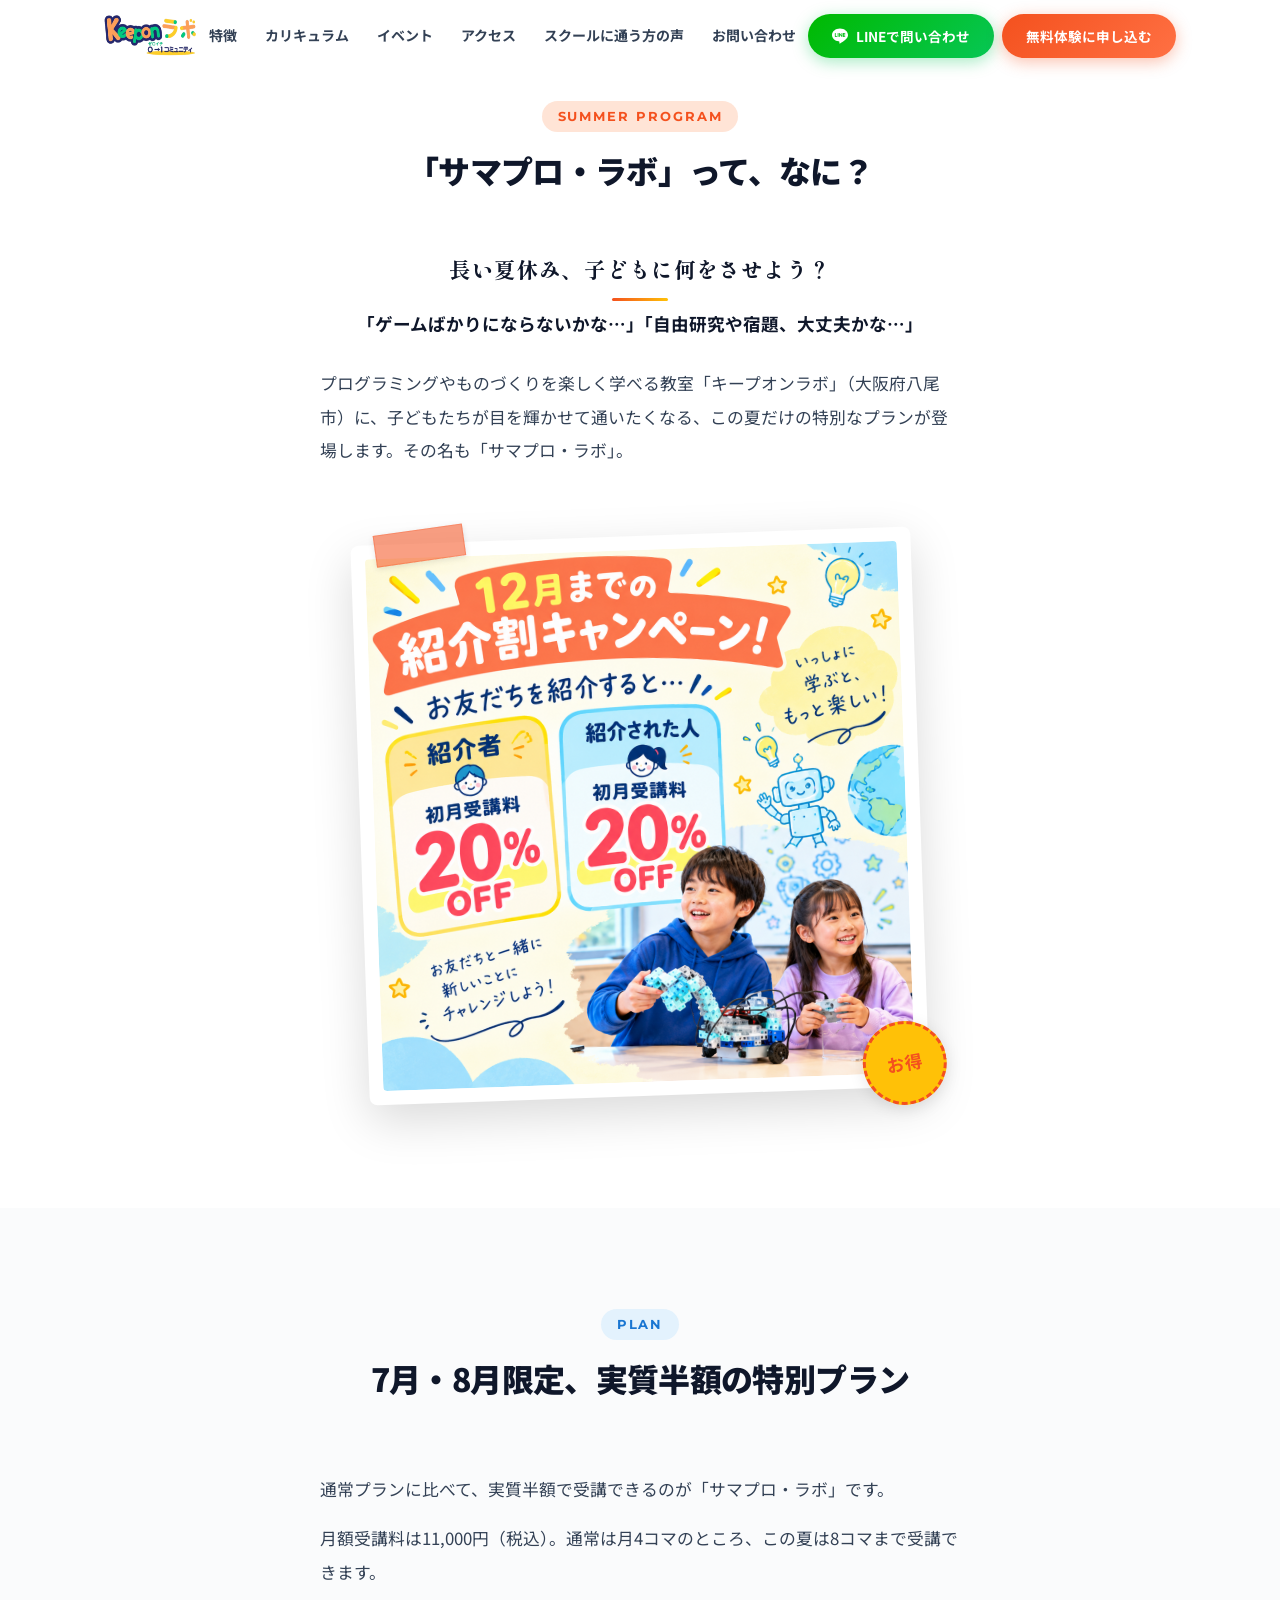
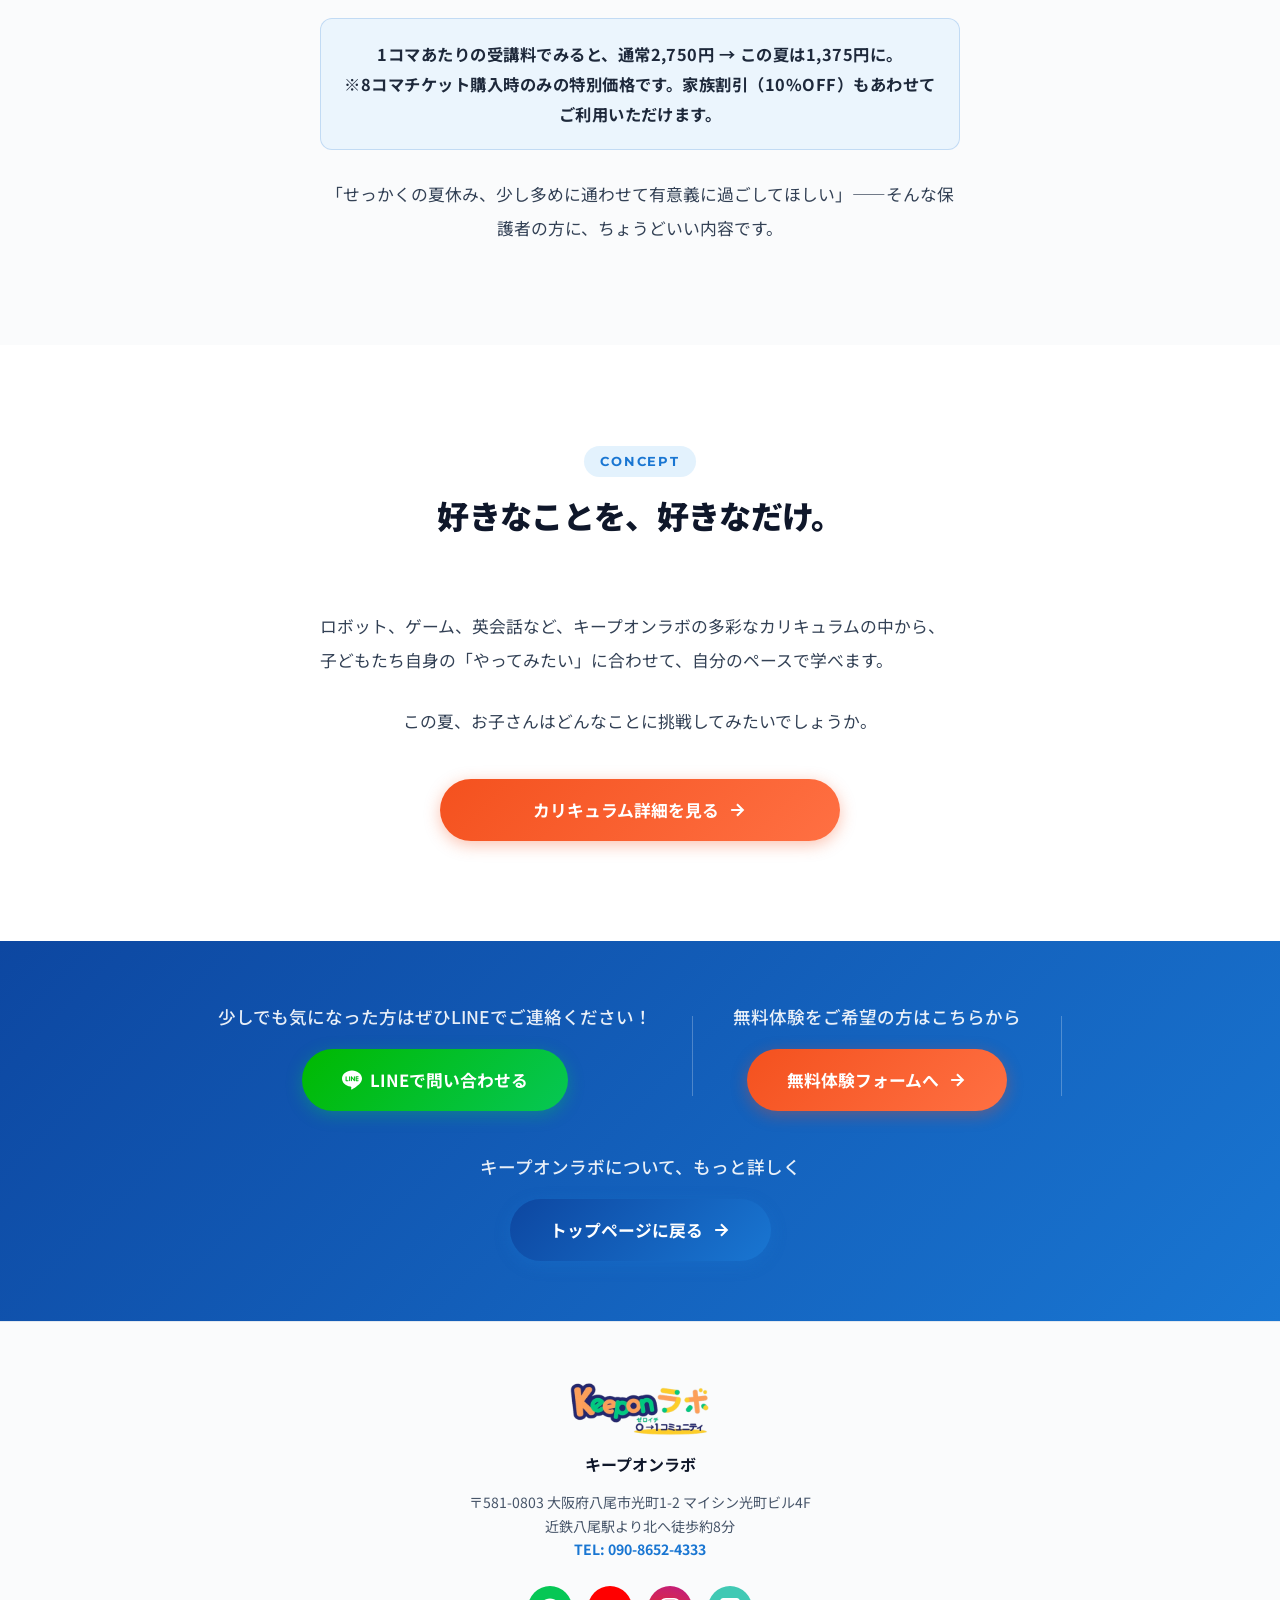
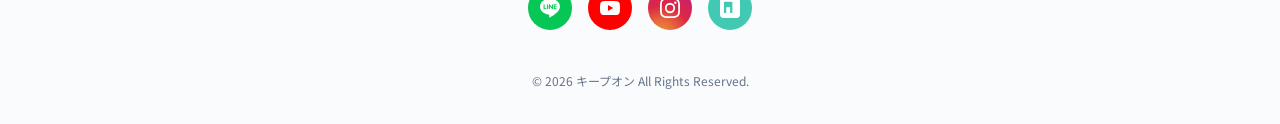
<file: summer-lab.html>
<!DOCTYPE html>
<html lang="ja">
<head>
  <meta charset="UTF-8">
  <meta name="viewport" content="width=device-width, initial-scale=1.0">
  <meta name="robots" content="noindex, nofollow">
  <title>サマプロ・ラボって？ | キープオンラボ</title>
  <meta name="description" content="この夏だけの特別プラン「サマプロ・ラボ」。通常の半額感覚で受講できる7月・8月限定プランの内容をご紹介します。キープオンラボ 大阪府八尾市">
  <meta property="og:title" content="サマプロ・ラボって？ | キープオンラボ">
  <meta property="og:description" content="この夏だけの特別プラン「サマプロ・ラボ」。通常の半額感覚で受講できる7月・8月限定プランをご紹介します。">
  <meta property="og:type" content="website">
  <link rel="icon" href="images/favicon.png" type="image/png">
  <link rel="preconnect" href="https://fonts.googleapis.com">
  <link rel="preconnect" href="https://fonts.gstatic.com" crossorigin>
  <link href="https://fonts.googleapis.com/css2?family=Shippori+Mincho+B1:wght@800&family=Montserrat:wght@700;900&family=Noto+Sans+JP:wght@400;500;700;900&display=swap" rel="stylesheet">
  <link rel="stylesheet" href="css/style.css?v=2">
</head>
<body>

  <!-- ========== HEADER ========== -->
  <header class="header" id="header">
    <div class="container header__inner">
      <a href="index.html" class="header__logo">
        <img src="images/logo.png" alt="キープオン" loading="eager">
      </a>
      <nav class="header__nav" aria-label="メインナビゲーション">
        <a href="index.html#features" class="header__nav-link">特徴</a>
        <a href="index.html#curriculum" class="header__nav-link">カリキュラム</a>
        <a href="index.html#events" class="header__nav-link">イベント</a>
        <a href="index.html#access" class="header__nav-link">アクセス</a>
        <a href="voices.html" class="header__nav-link">スクールに通う方の声</a>
        <a href="index.html#contact" class="header__nav-link">お問い合わせ</a>
      </nav>
      <div class="header__cta-group header__cta-pc">
        <a href="https://lin.ee/8HKUfVz" class="btn btn--line btn--sm" target="_blank" rel="noopener">
          <svg width="16" height="16" viewBox="0 0 24 24" fill="currentColor"><path d="M19.365 9.863c.349 0 .63.285.63.631 0 .345-.281.63-.63.63H17.61v1.125h1.755c.349 0 .63.283.63.63 0 .344-.281.629-.63.629h-2.386c-.345 0-.627-.285-.627-.629V8.108c0-.345.282-.63.63-.63h2.386c.346 0 .627.285.627.63 0 .349-.281.63-.63.63H17.61v1.125h1.755zm-3.855 3.016c0 .27-.174.51-.432.596-.064.021-.133.031-.199.031-.211 0-.391-.09-.51-.25l-2.443-3.317v2.94c0 .344-.279.629-.631.629-.346 0-.626-.285-.626-.629V8.108c0-.27.173-.51.43-.595.06-.023.136-.033.194-.033.195 0 .375.104.495.254l2.462 3.33V8.108c0-.345.282-.63.63-.63.345 0 .63.285.63.63v4.771zm-5.741 0c0 .344-.282.629-.631.629-.345 0-.627-.285-.627-.629V8.108c0-.345.282-.63.63-.63.346 0 .628.285.628.63v4.771zm-2.466.629H4.917c-.345 0-.63-.285-.63-.629V8.108c0-.345.285-.63.63-.63.348 0 .63.285.63.63v4.141h1.756c.348 0 .629.283.629.63 0 .344-.282.629-.629.629M24 10.314C24 4.943 18.615.572 12 .572S0 4.943 0 10.314c0 4.811 4.27 8.842 10.035 9.608.391.082.923.258 1.058.59.12.301.079.766.038 1.08l-.164 1.02c-.045.301-.24 1.186 1.049.645 1.291-.539 6.916-4.078 9.436-6.975C23.176 14.393 24 12.458 24 10.314"/></svg>
          LINEで問い合わせ
        </a>
        <a href="https://forms.gle/Z9wpCNC2Vy6wp24CA" class="btn btn--cta btn--sm" target="_blank" rel="noopener">
          無料体験に申し込む
        </a>
      </div>
      <button class="header__hamburger" aria-label="メニューを開く" aria-expanded="false" aria-controls="mobile-nav">
        <span></span>
        <span></span>
        <span></span>
      </button>
    </div>
  </header>

  <!-- ========== MOBILE NAV ========== -->
  <div class="mobile-nav" id="mobile-nav" aria-hidden="true">
    <div class="mobile-nav__overlay"></div>
    <div class="mobile-nav__drawer">
      <div class="mobile-nav__head">
        <a href="index.html" class="mobile-nav__logo">
          <img src="images/logo.png" alt="キープオン" loading="lazy">
        </a>
        <button class="mobile-nav__close" aria-label="メニューを閉じる">
          <svg viewBox="0 0 24 24" fill="none" stroke="currentColor" stroke-width="2.5" width="20" height="20"><path d="M18 6 6 18M6 6l12 12"/></svg>
        </button>
      </div>
      <nav class="mobile-nav__links" aria-label="モバイルナビゲーション">
        <a href="index.html#features" class="mobile-nav__link">特徴</a>
        <a href="index.html#curriculum" class="mobile-nav__link">カリキュラム</a>
        <a href="index.html#events" class="mobile-nav__link">イベント</a>
        <a href="index.html#access" class="mobile-nav__link">アクセス</a>
        <a href="voices.html" class="mobile-nav__link">スクールに通う方の声</a>
        <a href="index.html#contact" class="mobile-nav__link">お問い合わせ</a>
      </nav>
      <div class="mobile-nav__cta">
        <a href="https://lin.ee/8HKUfVz" class="btn btn--line" target="_blank" rel="noopener">
          <svg width="20" height="20" viewBox="0 0 24 24" fill="currentColor"><path d="M19.365 9.863c.349 0 .63.285.63.631 0 .345-.281.63-.63.63H17.61v1.125h1.755c.349 0 .63.283.63.63 0 .344-.281.629-.63.629h-2.386c-.345 0-.627-.285-.627-.629V8.108c0-.345.282-.63.63-.63h2.386c.346 0 .627.285.627.63 0 .349-.281.63-.63.63H17.61v1.125h1.755zm-3.855 3.016c0 .27-.174.51-.432.596-.064.021-.133.031-.199.031-.211 0-.391-.09-.51-.25l-2.443-3.317v2.94c0 .344-.279.629-.631.629-.346 0-.626-.285-.626-.629V8.108c0-.27.173-.51.43-.595.06-.023.136-.033.194-.033.195 0 .375.104.495.254l2.462 3.33V8.108c0-.345.282-.63.63-.63.345 0 .63.285.63.63v4.771zm-5.741 0c0 .344-.282.629-.631.629-.345 0-.627-.285-.627-.629V8.108c0-.345.282-.63.63-.63.346 0 .628.285.628.63v4.771zm-2.466.629H4.917c-.345 0-.63-.285-.63-.629V8.108c0-.345.285-.63.63-.63.348 0 .63.285.63.63v4.141h1.756c.348 0 .629.283.629.63 0 .344-.282.629-.629.629M24 10.314C24 4.943 18.615.572 12 .572S0 4.943 0 10.314c0 4.811 4.27 8.842 10.035 9.608.391.082.923.258 1.058.59.12.301.079.766.038 1.08l-.164 1.02c-.045.301-.24 1.186 1.049.645 1.291-.539 6.916-4.078 9.436-6.975C23.176 14.393 24 12.458 24 10.314"/></svg>
          LINEで問い合わせ
        </a>
        <a href="https://forms.gle/Z9wpCNC2Vy6wp24CA" class="btn btn--cta" target="_blank" rel="noopener">
          無料体験に申し込む
          <svg class="btn__arrow" viewBox="0 0 24 24" fill="none" stroke="currentColor" stroke-width="2.5"><path d="M5 12h14M12 5l7 7-7 7"/></svg>
        </a>
      </div>
    </div>
  </div>

  <main>

    <!-- ========== SUMMER LAB INTRO ========== -->
    <section class="section summer-lab" id="summer-lab">
      <div class="container">
        <div class="section__header reveal">
          <span class="section__label section__label--orange">Summer Program</span>
          <h1 class="section__title">「サマプロ・ラボ」って、なに？</h1>
        </div>

        <div class="curriculum-copy reveal" style="margin-top:0;">
          <p class="curriculum-copy__hook">長い夏休み、子どもに何をさせよう？</p>
          <p class="curriculum-copy__lead">「ゲームばかりにならないかな…」「自由研究や宿題、大丈夫かな…」</p>
          <div class="curriculum-copy__body">
            <p>プログラミングやものづくりを楽しく学べる教室「キープオンラボ」（大阪府八尾市）に、子どもたちが目を輝かせて通いたくなる、この夏だけの特別なプランが登場します。その名も「サマプロ・ラボ」。</p>
          </div>
        </div>

        <div class="campaign__board reveal" style="margin-top:48px;">
          <div class="campaign__card">
            <span class="campaign__tape" aria-hidden="true"></span>
            <img src="images/news.png" alt="サマプロ・ラボのお知らせ">
            <span class="campaign__stamp">お得</span>
          </div>
        </div>
      </div>
    </section>

    <!-- ========== SUMMER LAB PLAN ========== -->
    <section class="section section--alt" id="summer-lab-plan">
      <div class="container">
        <div class="section__header reveal">
          <span class="section__label">Plan</span>
          <h2 class="section__title">7月・8月限定、実質半額の特別プラン</h2>
        </div>

        <div class="curriculum-copy reveal">
          <div class="curriculum-copy__body">
            <p>通常プランに比べて、実質半額で受講できるのが「サマプロ・ラボ」です。</p>
            <p>月額受講料は11,000円（税込）。通常は月4コマのところ、この夏は8コマまで受講できます。</p>
          </div>
          <p class="curriculum-copy__emphasis">
            1コマあたりの受講料でみると、通常2,750円 → この夏は1,375円に。<br>
            ※8コマチケット購入時のみの特別価格です。家族割引（10%OFF）もあわせてご利用いただけます。
          </p>
          <p class="curriculum-copy__closing">「せっかくの夏休み、少し多めに通わせて有意義に過ごしてほしい」——そんな保護者の方に、ちょうどいい内容です。</p>
        </div>
      </div>
    </section>

    <!-- ========== SUMMER LAB CONCEPT ========== -->
    <section class="section" id="summer-lab-concept">
      <div class="container">
        <div class="section__header reveal">
          <span class="section__label">Concept</span>
          <h2 class="section__title">好きなことを、好きなだけ。</h2>
        </div>

        <div class="curriculum-copy reveal">
          <div class="curriculum-copy__body">
            <p>ロボット、ゲーム、英会話など、キープオンラボの多彩なカリキュラムの中から、子どもたち自身の「やってみたい」に合わせて、自分のペースで学べます。</p>
          </div>
          <p class="curriculum-copy__closing">この夏、お子さんはどんなことに挑戦してみたいでしょうか。</p>
          <div class="curriculum-copy__cta">
            <a href="index.html#curriculum" class="btn btn--cta btn--lg">
              カリキュラム詳細を見る
              <svg class="btn__arrow" viewBox="0 0 24 24" fill="none" stroke="currentColor" stroke-width="2.5"><path d="M5 12h14M12 5l7 7-7 7"/></svg>
            </a>
          </div>
        </div>
      </div>
    </section>

    <!-- ========== CTA BANNER ========== -->
    <section class="cta-banner">
      <div class="container cta-banner__inner--simple">
        <div class="cta-simple__item">
          <p class="cta-banner__text">少しでも気になった方はぜひLINEでご連絡ください！</p>
          <a href="https://lin.ee/8HKUfVz" class="btn btn--line btn--lg" target="_blank" rel="noopener">
            <svg width="20" height="20" viewBox="0 0 24 24" fill="currentColor"><path d="M19.365 9.863c.349 0 .63.285.63.631 0 .345-.281.63-.63.63H17.61v1.125h1.755c.349 0 .63.283.63.63 0 .344-.281.629-.63.629h-2.386c-.345 0-.627-.285-.627-.629V8.108c0-.345.282-.63.63-.63h2.386c.346 0 .627.285.627.63 0 .349-.281.63-.63.63H17.61v1.125h1.755zm-3.855 3.016c0 .27-.174.51-.432.596-.064.021-.133.031-.199.031-.211 0-.391-.09-.51-.25l-2.443-3.317v2.94c0 .344-.279.629-.631.629-.346 0-.626-.285-.626-.629V8.108c0-.27.173-.51.43-.595.06-.023.136-.033.194-.033.195 0 .375.104.495.254l2.462 3.33V8.108c0-.345.282-.63.63-.63.345 0 .63.285.63.63v4.771zm-5.741 0c0 .344-.282.629-.631.629-.345 0-.627-.285-.627-.629V8.108c0-.345.282-.63.63-.63.346 0 .628.285.628.63v4.771zm-2.466.629H4.917c-.345 0-.63-.285-.63-.629V8.108c0-.345.285-.63.63-.63.348 0 .63.285.63.63v4.141h1.756c.348 0 .629.283.629.63 0 .344-.282.629-.629.629M24 10.314C24 4.943 18.615.572 12 .572S0 4.943 0 10.314c0 4.811 4.27 8.842 10.035 9.608.391.082.923.258 1.058.59.12.301.079.766.038 1.08l-.164 1.02c-.045.301-.24 1.186 1.049.645 1.291-.539 6.916-4.078 9.436-6.975C23.176 14.393 24 12.458 24 10.314"/></svg>
            LINEで問い合わせる
          </a>
        </div>
        <div class="cta-simple__divider"></div>
        <div class="cta-simple__item">
          <p class="cta-banner__text">無料体験をご希望の方はこちらから</p>
          <a href="https://forms.gle/Z9wpCNC2Vy6wp24CA" class="btn btn--cta btn--lg" target="_blank" rel="noopener">
            無料体験フォームへ
            <svg class="btn__arrow" viewBox="0 0 24 24" fill="none" stroke="currentColor" stroke-width="2.5"><path d="M5 12h14M12 5l7 7-7 7"/></svg>
          </a>
        </div>
        <div class="cta-simple__divider"></div>
        <div class="cta-simple__item">
          <p class="cta-banner__text">キープオンラボについて、もっと詳しく</p>
          <a href="index.html" class="btn btn--blue btn--lg">
            トップページに戻る
            <svg class="btn__arrow" viewBox="0 0 24 24" fill="none" stroke="currentColor" stroke-width="2.5"><path d="M5 12h14M12 5l7 7-7 7"/></svg>
          </a>
        </div>
      </div>
    </section>

  </main>

  <!-- ========== FOOTER ========== -->
  <footer class="footer">
    <div class="container footer__inner">
      <div class="footer__brand">
        <img src="images/logo.png" alt="キープオンラボ" class="footer__logo" loading="lazy">
        <p class="footer__name">キープオンラボ</p>
        <address class="footer__address">
          〒581-0803 大阪府八尾市光町1-2 マイシン光町ビル4F<br>
          近鉄八尾駅より北へ徒歩約8分<br>
          <a href="tel:09086524333" class="footer__tel">TEL: 090-8652-4333</a>
        </address>
      </div>
      <div class="footer__sns">
        <a href="https://lin.ee/8HKUfVz" class="footer__sns-link" target="_blank" rel="noopener" aria-label="LINE">
          <svg viewBox="0 0 24 24" fill="currentColor"><path d="M19.365 9.863c.349 0 .63.285.63.631 0 .345-.281.63-.63.63H17.61v1.125h1.755c.349 0 .63.283.63.63 0 .344-.281.629-.63.629h-2.386c-.345 0-.627-.285-.627-.629V8.108c0-.345.282-.63.63-.63h2.386c.346 0 .627.285.627.63 0 .349-.281.63-.63.63H17.61v1.125h1.755zm-3.855 3.016c0 .27-.174.51-.432.596-.064.021-.133.031-.199.031-.211 0-.391-.09-.51-.25l-2.443-3.317v2.94c0 .344-.279.629-.631.629-.346 0-.626-.285-.626-.629V8.108c0-.27.173-.51.43-.595.06-.023.136-.033.194-.033.195 0 .375.104.495.254l2.462 3.33V8.108c0-.345.282-.63.63-.63.345 0 .63.285.63.63v4.771zm-5.741 0c0 .344-.282.629-.631.629-.345 0-.627-.285-.627-.629V8.108c0-.345.282-.63.63-.63.346 0 .628.285.628.63v4.771zm-2.466.629H4.917c-.345 0-.63-.285-.63-.629V8.108c0-.345.285-.63.63-.63.348 0 .63.285.63.63v4.141h1.756c.348 0 .629.283.629.63 0 .344-.282.629-.629.629M24 10.314C24 4.943 18.615.572 12 .572S0 4.943 0 10.314c0 4.811 4.27 8.842 10.035 9.608.391.082.923.258 1.058.59.12.301.079.766.038 1.08l-.164 1.02c-.045.301-.24 1.186 1.049.645 1.291-.539 6.916-4.078 9.436-6.975C23.176 14.393 24 12.458 24 10.314"/></svg>
        </a>
        <a href="https://www.youtube.com/@roboprofun" class="footer__sns-link" target="_blank" rel="noopener" aria-label="YouTube">
          <svg viewBox="0 0 24 24" fill="currentColor"><path d="M23.498 6.186a3.016 3.016 0 0 0-2.122-2.136C19.505 3.545 12 3.545 12 3.545s-7.505 0-9.377.505A3.017 3.017 0 0 0 .502 6.186C0 8.07 0 12 0 12s0 3.93.502 5.814a3.016 3.016 0 0 0 2.122 2.136c1.871.505 9.376.505 9.376.505s7.505 0 9.377-.505a3.015 3.015 0 0 0 2.122-2.136C24 15.93 24 12 24 12s0-3.93-.502-5.814zM9.545 15.568V8.432L15.818 12l-6.273 3.568z"/></svg>
        </a>
        <a href="https://www.instagram.com/keepon.labo" class="footer__sns-link" target="_blank" rel="noopener" aria-label="Instagram">
          <svg viewBox="0 0 24 24" fill="currentColor"><path d="M12 2.163c3.204 0 3.584.012 4.85.07 3.252.148 4.771 1.691 4.919 4.919.058 1.265.069 1.645.069 4.849 0 3.205-.012 3.584-.069 4.849-.149 3.225-1.664 4.771-4.919 4.919-1.266.058-1.644.07-4.85.07-3.204 0-3.584-.012-4.849-.07-3.26-.149-4.771-1.699-4.919-4.92-.058-1.265-.07-1.644-.07-4.849 0-3.204.013-3.583.07-4.849.149-3.227 1.664-4.771 4.919-4.919 1.266-.057 1.645-.069 4.849-.069zM12 0C8.741 0 8.333.014 7.053.072 2.695.272.273 2.69.073 7.052.014 8.333 0 8.741 0 12c0 3.259.014 3.668.072 4.948.2 4.358 2.618 6.78 6.98 6.98C8.333 23.986 8.741 24 12 24c3.259 0 3.668-.014 4.948-.072 4.354-.2 6.782-2.618 6.979-6.98.059-1.28.073-1.689.073-4.948 0-3.259-.014-3.667-.072-4.947-.196-4.354-2.617-6.78-6.979-6.98C15.668.014 15.259 0 12 0zm0 5.838a6.162 6.162 0 1 0 0 12.324 6.162 6.162 0 0 0 0-12.324zM12 16a4 4 0 1 1 0-8 4 4 0 0 1 0 8zm6.406-11.845a1.44 1.44 0 1 0 0 2.881 1.44 1.44 0 0 0 0-2.881z"/></svg>
        </a>
        <a href="https://note.com/yononaka_career" class="footer__sns-link" target="_blank" rel="noopener" aria-label="note">
          <svg viewBox="0 0 24 24" fill="currentColor"><path d="M4 0C1.8 0 0 1.8 0 4v16c0 2.2 1.8 4 4 4h16c2.2 0 4-1.8 4-4V4c0-2.2-1.8-4-4-4H4zm7.1 4.4h2.4c.8 0 1.4.4 1.4 1.1V17c0 .7-.5 1.1-1.4 1.1-.8 0-1.4-.4-1.4-1.1v-5.8H7.5V17c0 .7-.5 1.1-1.4 1.1-.8 0-1.4-.4-1.4-1.1V5.5c0-.7.5-1.1 1.4-1.1h5z"/></svg>
        </a>
      </div>
      <p class="footer__copy">&copy; 2026 キープオン All Rights Reserved.</p>
    </div>
  </footer>

  <script src="js/main.js"></script>
</body>
</html>
</file>
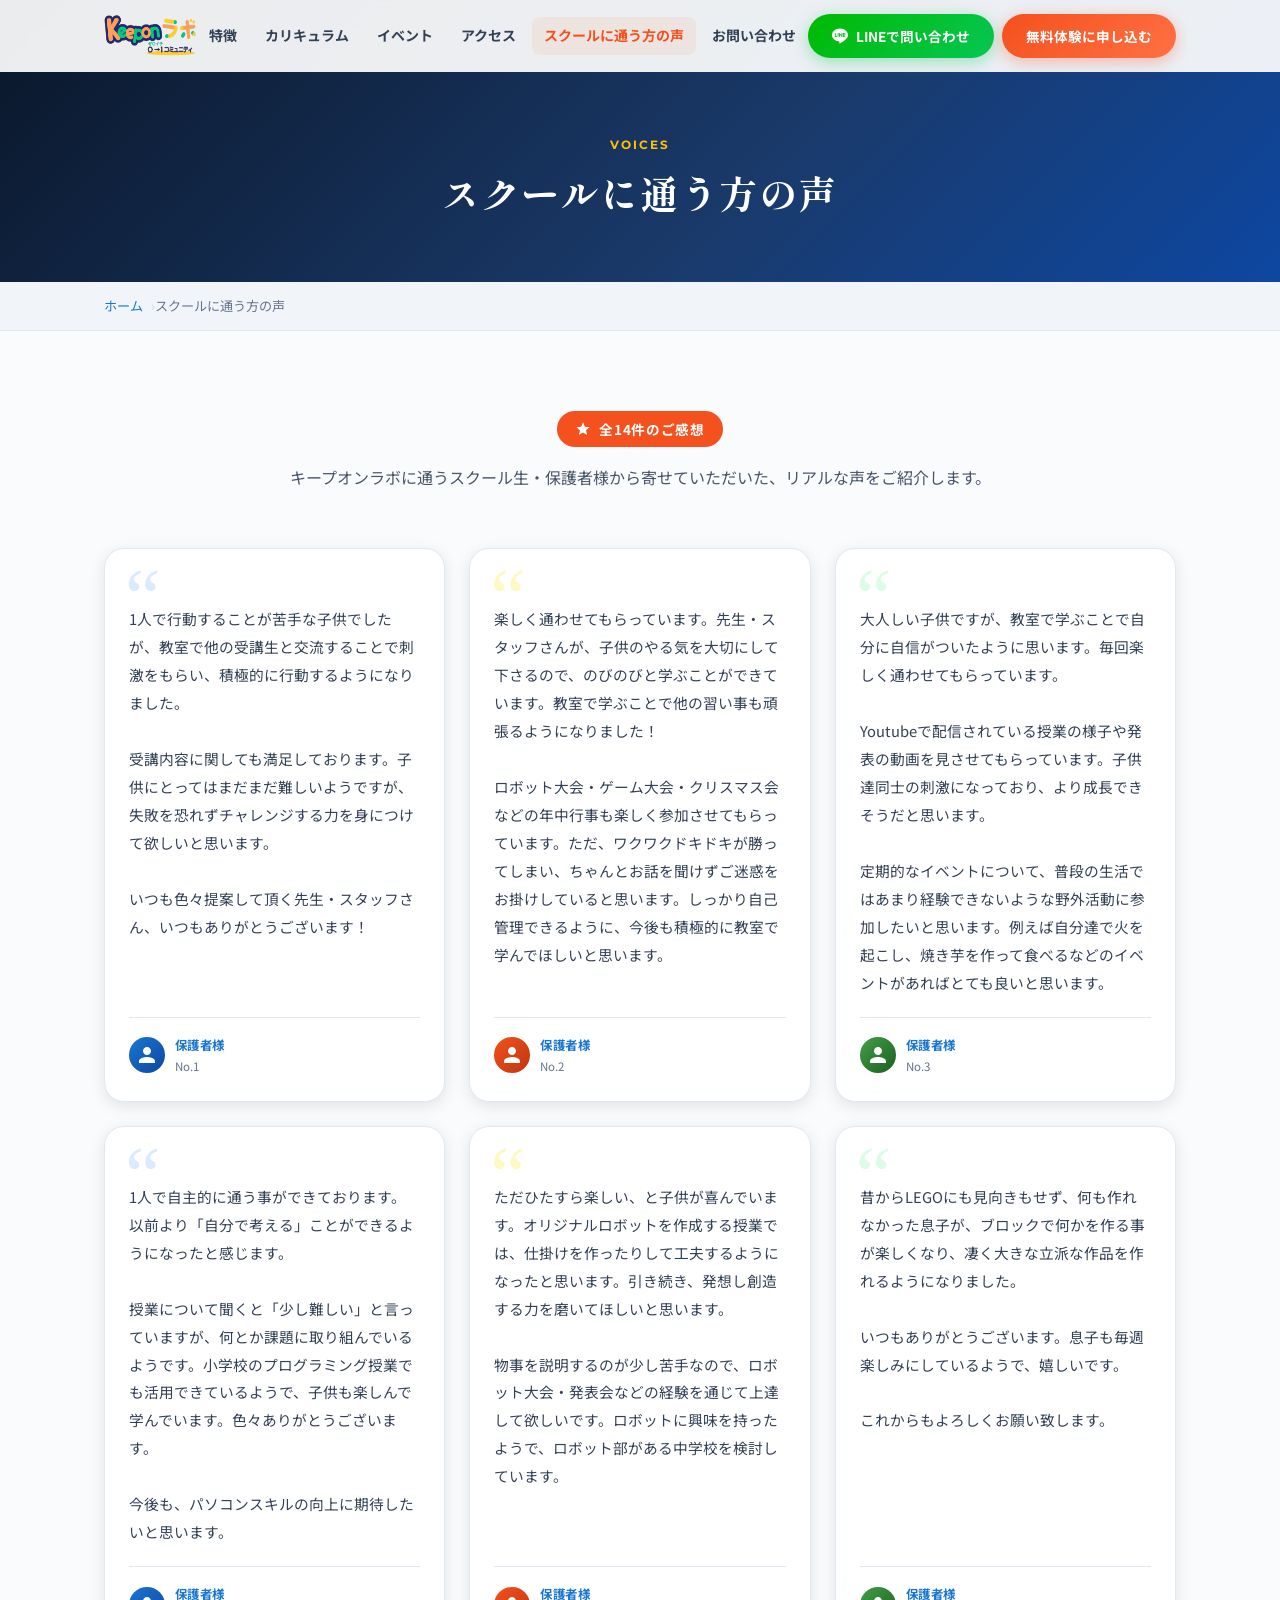
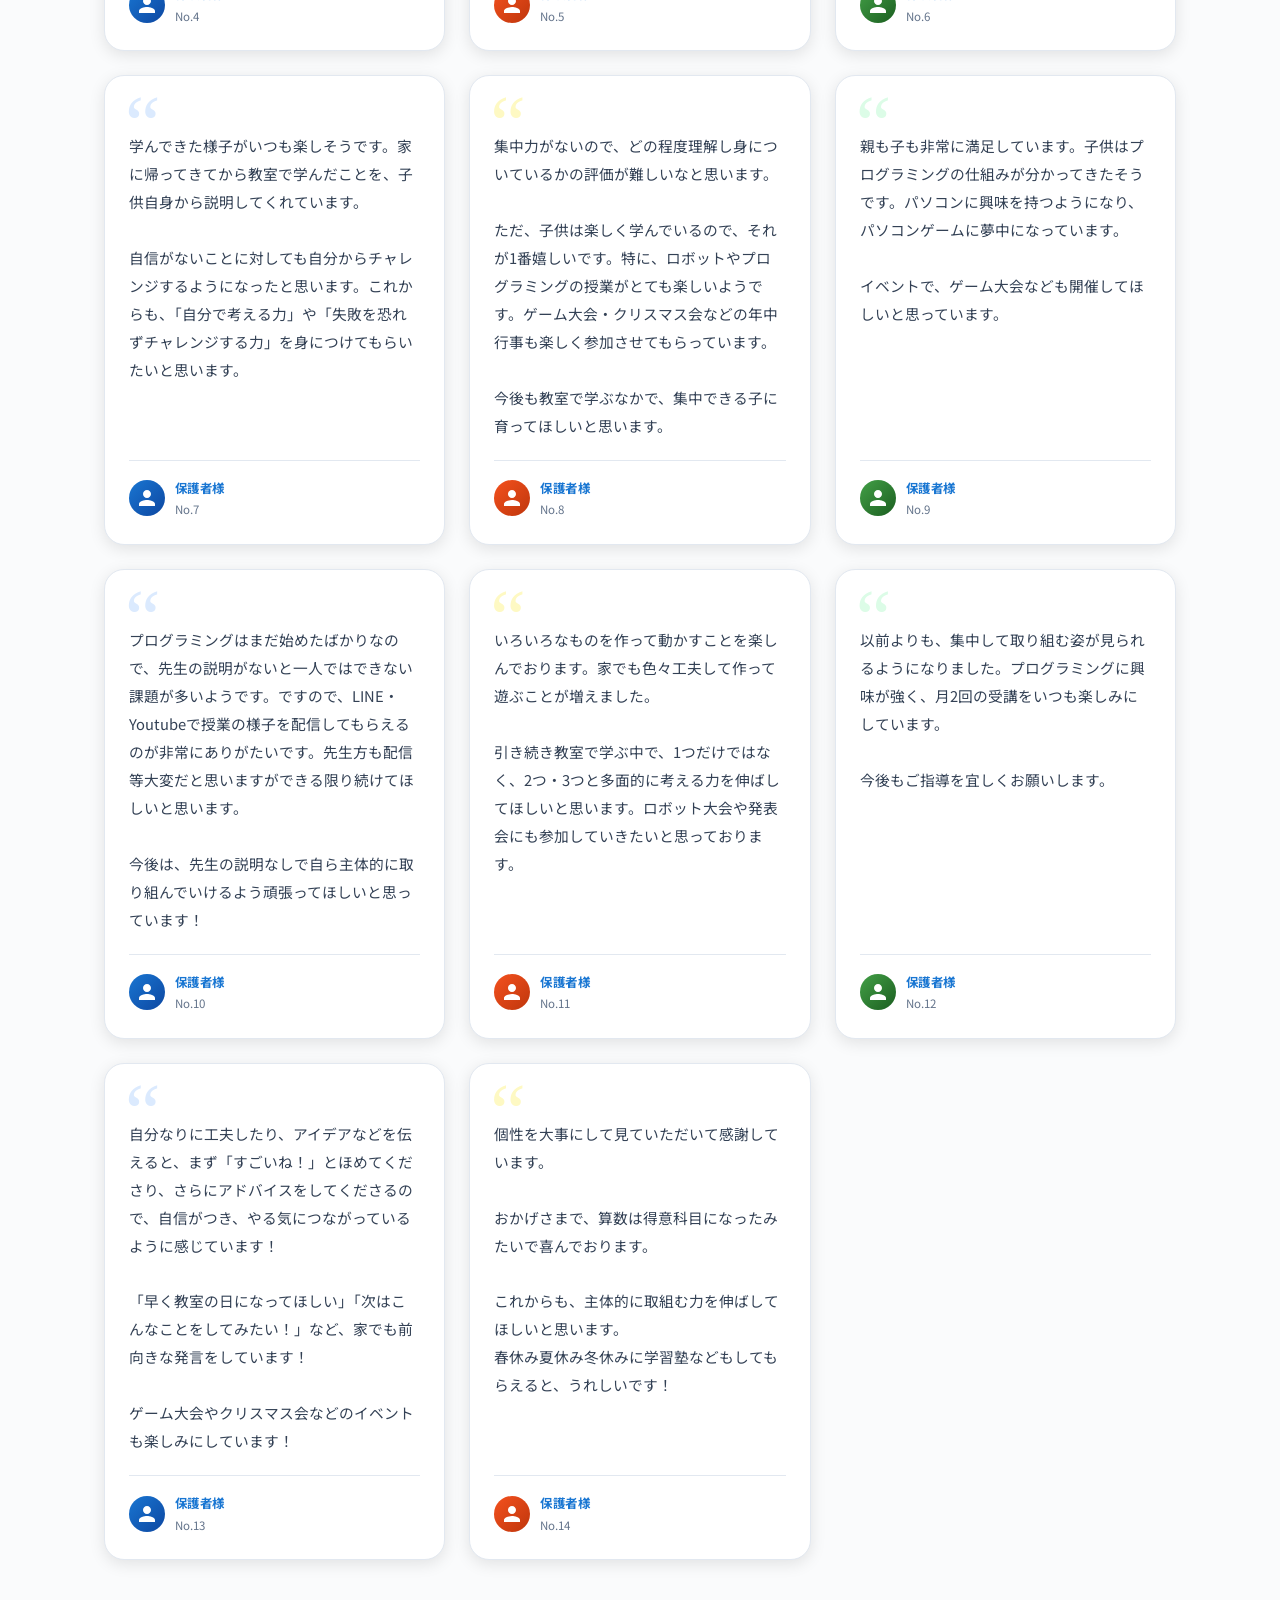
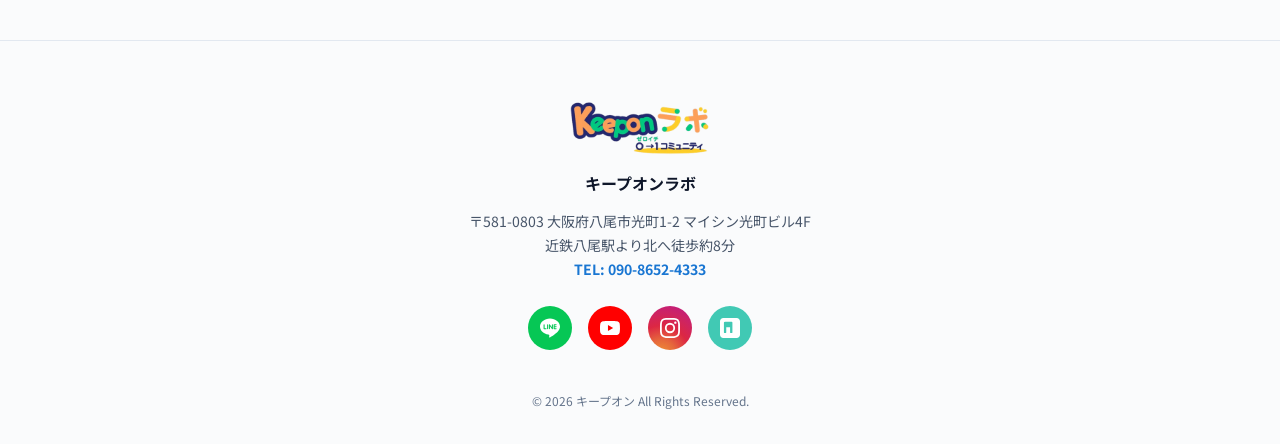
<file: voices.html>
<!DOCTYPE html>
<html lang="ja">
<head>
  <meta charset="UTF-8">
  <meta name="viewport" content="width=device-width, initial-scale=1.0">
  <title>スクールに通う方の声 | キープオンラボ</title>
  <meta name="description" content="キープオンラボに通うスクールに通う方の声をご紹介します。子どもたちの成長の様子や、教室への率直な感想をお届けします。">
  <link rel="icon" href="images/favicon.png" type="image/png">
  <link rel="preconnect" href="https://fonts.googleapis.com">
  <link rel="preconnect" href="https://fonts.gstatic.com" crossorigin>
  <link href="https://fonts.googleapis.com/css2?family=Shippori+Mincho+B1:wght@800&family=Montserrat:wght@700;900&family=Noto+Sans+JP:wght@400;500;700;900&display=swap" rel="stylesheet">
  <link rel="stylesheet" href="css/style.css?v=2">
</head>
<body>

  <!-- ========== HEADER ========== -->
  <header class="header" id="header">
    <div class="container header__inner">
      <a href="index.html" class="header__logo">
        <img src="images/logo.png" alt="キープオン" loading="eager">
      </a>
      <nav class="header__nav" aria-label="メインナビゲーション">
        <a href="index.html#features" class="header__nav-link">特徴</a>
        <a href="index.html#curriculum" class="header__nav-link">カリキュラム</a>
        <a href="index.html#events" class="header__nav-link">イベント</a>
        <a href="index.html#access" class="header__nav-link">アクセス</a>
        <a href="voices.html" class="header__nav-link header__nav-link--active">スクールに通う方の声</a>
        <a href="index.html#contact" class="header__nav-link">お問い合わせ</a>
      </nav>
      <div class="header__cta-group header__cta-pc">
        <a href="https://lin.ee/8HKUfVz" class="btn btn--line btn--sm" target="_blank" rel="noopener">
          <svg width="16" height="16" viewBox="0 0 24 24" fill="currentColor"><path d="M19.365 9.863c.349 0 .63.285.63.631 0 .345-.281.63-.63.63H17.61v1.125h1.755c.349 0 .63.283.63.63 0 .344-.281.629-.63.629h-2.386c-.345 0-.627-.285-.627-.629V8.108c0-.345.282-.63.63-.63h2.386c.346 0 .627.285.627.63 0 .349-.281.63-.63.63H17.61v1.125h1.755zm-3.855 3.016c0 .27-.174.51-.432.596-.064.021-.133.031-.199.031-.211 0-.391-.09-.51-.25l-2.443-3.317v2.94c0 .344-.279.629-.631.629-.346 0-.626-.285-.626-.629V8.108c0-.27.173-.51.43-.595.06-.023.136-.033.194-.033.195 0 .375.104.495.254l2.462 3.33V8.108c0-.345.282-.63.63-.63.345 0 .63.285.63.63v4.771zm-5.741 0c0 .344-.282.629-.631.629-.345 0-.627-.285-.627-.629V8.108c0-.345.282-.63.63-.63.346 0 .628.285.628.63v4.771zm-2.466.629H4.917c-.345 0-.63-.285-.63-.629V8.108c0-.345.285-.63.63-.63.348 0 .63.285.63.63v4.141h1.756c.348 0 .629.283.629.63 0 .344-.282.629-.629.629M24 10.314C24 4.943 18.615.572 12 .572S0 4.943 0 10.314c0 4.811 4.27 8.842 10.035 9.608.391.082.923.258 1.058.59.12.301.079.766.038 1.08l-.164 1.02c-.045.301-.24 1.186 1.049.645 1.291-.539 6.916-4.078 9.436-6.975C23.176 14.393 24 12.458 24 10.314"/></svg>
          LINEで問い合わせ
        </a>
        <a href="https://forms.gle/Z9wpCNC2Vy6wp24CA" class="btn btn--cta btn--sm" target="_blank" rel="noopener">
          無料体験に申し込む
        </a>
      </div>
      <button class="header__hamburger" aria-label="メニューを開く" aria-expanded="false" aria-controls="mobile-nav">
        <span></span>
        <span></span>
        <span></span>
      </button>
    </div>
  </header>

  <!-- ========== MOBILE NAV ========== -->
  <div class="mobile-nav" id="mobile-nav" aria-hidden="true">
    <div class="mobile-nav__overlay"></div>
    <div class="mobile-nav__drawer">
      <div class="mobile-nav__head">
        <a href="index.html" class="mobile-nav__logo">
          <img src="images/logo.png" alt="キープオン" loading="lazy">
        </a>
        <button class="mobile-nav__close" aria-label="メニューを閉じる">
          <svg viewBox="0 0 24 24" fill="none" stroke="currentColor" stroke-width="2.5" width="20" height="20"><path d="M18 6 6 18M6 6l12 12"/></svg>
        </button>
      </div>
      <nav class="mobile-nav__links" aria-label="モバイルナビゲーション">
        <a href="index.html#features" class="mobile-nav__link">特徴</a>
        <a href="index.html#curriculum" class="mobile-nav__link">カリキュラム</a>
        <a href="index.html#events" class="mobile-nav__link">イベント</a>
        <a href="index.html#access" class="mobile-nav__link">アクセス</a>
        <a href="voices.html" class="mobile-nav__link mobile-nav__link--active">スクールに通う方の声</a>
        <a href="index.html#contact" class="mobile-nav__link">お問い合わせ</a>
      </nav>
      <div class="mobile-nav__cta">
        <a href="https://lin.ee/8HKUfVz" class="btn btn--line" target="_blank" rel="noopener">
          <svg width="20" height="20" viewBox="0 0 24 24" fill="currentColor"><path d="M19.365 9.863c.349 0 .63.285.63.631 0 .345-.281.63-.63.63H17.61v1.125h1.755c.349 0 .63.283.63.63 0 .344-.281.629-.63.629h-2.386c-.345 0-.627-.285-.627-.629V8.108c0-.345.282-.63.63-.63h2.386c.346 0 .627.285.627.63 0 .349-.281.63-.63.63H17.61v1.125h1.755zm-3.855 3.016c0 .27-.174.51-.432.596-.064.021-.133.031-.199.031-.211 0-.391-.09-.51-.25l-2.443-3.317v2.94c0 .344-.279.629-.631.629-.346 0-.626-.285-.626-.629V8.108c0-.27.173-.51.43-.595.06-.023.136-.033.194-.033.195 0 .375.104.495.254l2.462 3.33V8.108c0-.345.282-.63.63-.63.345 0 .63.285.63.63v4.771zm-5.741 0c0 .344-.282.629-.631.629-.345 0-.627-.285-.627-.629V8.108c0-.345.282-.63.63-.63.346 0 .628.285.628.63v4.771zm-2.466.629H4.917c-.345 0-.63-.285-.63-.629V8.108c0-.345.285-.63.63-.63.348 0 .63.285.63.63v4.141h1.756c.348 0 .629.283.629.63 0 .344-.282.629-.629.629M24 10.314C24 4.943 18.615.572 12 .572S0 4.943 0 10.314c0 4.811 4.27 8.842 10.035 9.608.391.082.923.258 1.058.59.12.301.079.766.038 1.08l-.164 1.02c-.045.301-.24 1.186 1.049.645 1.291-.539 6.916-4.078 9.436-6.975C23.176 14.393 24 12.458 24 10.314"/></svg>
          LINEで問い合わせ
        </a>
        <a href="https://forms.gle/Z9wpCNC2Vy6wp24CA" class="btn btn--cta" target="_blank" rel="noopener">
          無料体験に申し込む
          <svg class="btn__arrow" viewBox="0 0 24 24" fill="none" stroke="currentColor" stroke-width="2.5"><path d="M5 12h14M12 5l7 7-7 7"/></svg>
        </a>
      </div>
    </div>
  </div>

  <!-- ========== PAGE HERO ========== -->
  <div class="page-hero">
    <div class="container page-hero__inner">
      <p class="page-hero__label">Voices</p>
      <h1 class="page-hero__title">スクールに通う方の声</h1>
    </div>
  </div>

  <!-- ========== BREADCRUMB ========== -->
  <nav class="breadcrumb" aria-label="パンくずリスト">
    <div class="container">
      <ol class="breadcrumb__list">
        <li><a href="index.html">ホーム</a></li>
        <li>スクールに通う方の声</li>
      </ol>
    </div>
  </nav>

  <main>
    <section class="voices-section">
      <div class="container">

        <div class="voices-intro">
          <p class="voices-intro__count">
            <svg viewBox="0 0 24 24" fill="currentColor" width="16" height="16"><path d="M12 17.27L18.18 21l-1.64-7.03L22 9.24l-7.19-.61L12 2 9.19 8.63 2 9.24l5.46 4.73L5.82 21z"/></svg>
            全14件のご感想
          </p>
          <p class="voices-intro__text">キープオンラボに通うスクール生・保護者様から寄せていただいた、リアルな声をご紹介します。</p>
        </div>

        <div class="voices-grid">

          <!-- 1 -->
          <article class="voice-card reveal" data-delay="0">
            <p class="voice-card__text">1人で行動することが苦手な子供でしたが、教室で他の受講生と交流することで刺激をもらい、積極的に行動するようになりました。<br><br>受講内容に関しても満足しております。子供にとってはまだまだ難しいようですが、失敗を恐れずチャレンジする力を身につけて欲しいと思います。<br><br>いつも色々提案して頂く先生・スタッフさん、いつもありがとうございます！</p>
            <div class="voice-card__footer">
              <div class="voice-card__avatar">
                <svg viewBox="0 0 24 24"><path d="M12 12c2.7 0 4.8-2.1 4.8-4.8S14.7 2.4 12 2.4 7.2 4.5 7.2 7.2 9.3 12 12 12zm0 2.4c-3.2 0-9.6 1.6-9.6 4.8v2.4h19.2v-2.4c0-3.2-6.4-4.8-9.6-4.8z"/></svg>
              </div>
              <div>
                <p class="voice-card__role">保護者様</p>
                <p class="voice-card__num">No.1</p>
              </div>
            </div>
          </article>

          <!-- 2 -->
          <article class="voice-card reveal" data-delay="80">
            <p class="voice-card__text">楽しく通わせてもらっています。先生・スタッフさんが、子供のやる気を大切にして下さるので、のびのびと学ぶことができています。教室で学ぶことで他の習い事も頑張るようになりました！<br><br>ロボット大会・ゲーム大会・クリスマス会などの年中行事も楽しく参加させてもらっています。ただ、ワクワクドキドキが勝ってしまい、ちゃんとお話を聞けずご迷惑をお掛けしていると思います。しっかり自己管理できるように、今後も積極的に教室で学んでほしいと思います。</p>
            <div class="voice-card__footer">
              <div class="voice-card__avatar">
                <svg viewBox="0 0 24 24"><path d="M12 12c2.7 0 4.8-2.1 4.8-4.8S14.7 2.4 12 2.4 7.2 4.5 7.2 7.2 9.3 12 12 12zm0 2.4c-3.2 0-9.6 1.6-9.6 4.8v2.4h19.2v-2.4c0-3.2-6.4-4.8-9.6-4.8z"/></svg>
              </div>
              <div>
                <p class="voice-card__role">保護者様</p>
                <p class="voice-card__num">No.2</p>
              </div>
            </div>
          </article>

          <!-- 3 -->
          <article class="voice-card reveal" data-delay="160">
            <p class="voice-card__text">大人しい子供ですが、教室で学ぶことで自分に自信がついたように思います。毎回楽しく通わせてもらっています。<br><br>Youtubeで配信されている授業の様子や発表の動画を見させてもらっています。子供達同士の刺激になっており、より成長できそうだと思います。<br><br>定期的なイベントについて、普段の生活ではあまり経験できないような野外活動に参加したいと思います。例えば自分達で火を起こし、焼き芋を作って食べるなどのイベントがあればとても良いと思います。</p>
            <div class="voice-card__footer">
              <div class="voice-card__avatar">
                <svg viewBox="0 0 24 24"><path d="M12 12c2.7 0 4.8-2.1 4.8-4.8S14.7 2.4 12 2.4 7.2 4.5 7.2 7.2 9.3 12 12 12zm0 2.4c-3.2 0-9.6 1.6-9.6 4.8v2.4h19.2v-2.4c0-3.2-6.4-4.8-9.6-4.8z"/></svg>
              </div>
              <div>
                <p class="voice-card__role">保護者様</p>
                <p class="voice-card__num">No.3</p>
              </div>
            </div>
          </article>

          <!-- 4 -->
          <article class="voice-card reveal" data-delay="0">
            <p class="voice-card__text">1人で自主的に通う事ができております。以前より「自分で考える」ことができるようになったと感じます。<br><br>授業について聞くと「少し難しい」と言っていますが、何とか課題に取り組んでいるようです。小学校のプログラミング授業でも活用できているようで、子供も楽しんで学んでいます。色々ありがとうございます。<br><br>今後も、パソコンスキルの向上に期待したいと思います。</p>
            <div class="voice-card__footer">
              <div class="voice-card__avatar">
                <svg viewBox="0 0 24 24"><path d="M12 12c2.7 0 4.8-2.1 4.8-4.8S14.7 2.4 12 2.4 7.2 4.5 7.2 7.2 9.3 12 12 12zm0 2.4c-3.2 0-9.6 1.6-9.6 4.8v2.4h19.2v-2.4c0-3.2-6.4-4.8-9.6-4.8z"/></svg>
              </div>
              <div>
                <p class="voice-card__role">保護者様</p>
                <p class="voice-card__num">No.4</p>
              </div>
            </div>
          </article>

          <!-- 5 -->
          <article class="voice-card reveal" data-delay="80">
            <p class="voice-card__text">ただひたすら楽しい、と子供が喜んでいます。オリジナルロボットを作成する授業では、仕掛けを作ったりして工夫するようになったと思います。引き続き、発想し創造する力を磨いてほしいと思います。<br><br>物事を説明するのが少し苦手なので、ロボット大会・発表会などの経験を通じて上達して欲しいです。ロボットに興味を持ったようで、ロボット部がある中学校を検討しています。</p>
            <div class="voice-card__footer">
              <div class="voice-card__avatar">
                <svg viewBox="0 0 24 24"><path d="M12 12c2.7 0 4.8-2.1 4.8-4.8S14.7 2.4 12 2.4 7.2 4.5 7.2 7.2 9.3 12 12 12zm0 2.4c-3.2 0-9.6 1.6-9.6 4.8v2.4h19.2v-2.4c0-3.2-6.4-4.8-9.6-4.8z"/></svg>
              </div>
              <div>
                <p class="voice-card__role">保護者様</p>
                <p class="voice-card__num">No.5</p>
              </div>
            </div>
          </article>

          <!-- 6 -->
          <article class="voice-card reveal" data-delay="160">
            <p class="voice-card__text">昔からLEGOにも見向きもせず、何も作れなかった息子が、ブロックで何かを作る事が楽しくなり、凄く大きな立派な作品を作れるようになりました。<br><br>いつもありがとうございます。息子も毎週楽しみにしているようで、嬉しいです。<br><br>これからもよろしくお願い致します。</p>
            <div class="voice-card__footer">
              <div class="voice-card__avatar">
                <svg viewBox="0 0 24 24"><path d="M12 12c2.7 0 4.8-2.1 4.8-4.8S14.7 2.4 12 2.4 7.2 4.5 7.2 7.2 9.3 12 12 12zm0 2.4c-3.2 0-9.6 1.6-9.6 4.8v2.4h19.2v-2.4c0-3.2-6.4-4.8-9.6-4.8z"/></svg>
              </div>
              <div>
                <p class="voice-card__role">保護者様</p>
                <p class="voice-card__num">No.6</p>
              </div>
            </div>
          </article>

          <!-- 7 -->
          <article class="voice-card reveal" data-delay="0">
            <p class="voice-card__text">学んできた様子がいつも楽しそうです。家に帰ってきてから教室で学んだことを、子供自身から説明してくれています。<br><br>自信がないことに対しても自分からチャレンジするようになったと思います。これからも、「自分で考える力」や「失敗を恐れずチャレンジする力」を身につけてもらいたいと思います。</p>
            <div class="voice-card__footer">
              <div class="voice-card__avatar">
                <svg viewBox="0 0 24 24"><path d="M12 12c2.7 0 4.8-2.1 4.8-4.8S14.7 2.4 12 2.4 7.2 4.5 7.2 7.2 9.3 12 12 12zm0 2.4c-3.2 0-9.6 1.6-9.6 4.8v2.4h19.2v-2.4c0-3.2-6.4-4.8-9.6-4.8z"/></svg>
              </div>
              <div>
                <p class="voice-card__role">保護者様</p>
                <p class="voice-card__num">No.7</p>
              </div>
            </div>
          </article>

          <!-- 8 -->
          <article class="voice-card reveal" data-delay="80">
            <p class="voice-card__text">集中力がないので、どの程度理解し身についているかの評価が難しいなと思います。<br><br>ただ、子供は楽しく学んでいるので、それが1番嬉しいです。特に、ロボットやプログラミングの授業がとても楽しいようです。ゲーム大会・クリスマス会などの年中行事も楽しく参加させてもらっています。<br><br>今後も教室で学ぶなかで、集中できる子に育ってほしいと思います。</p>
            <div class="voice-card__footer">
              <div class="voice-card__avatar">
                <svg viewBox="0 0 24 24"><path d="M12 12c2.7 0 4.8-2.1 4.8-4.8S14.7 2.4 12 2.4 7.2 4.5 7.2 7.2 9.3 12 12 12zm0 2.4c-3.2 0-9.6 1.6-9.6 4.8v2.4h19.2v-2.4c0-3.2-6.4-4.8-9.6-4.8z"/></svg>
              </div>
              <div>
                <p class="voice-card__role">保護者様</p>
                <p class="voice-card__num">No.8</p>
              </div>
            </div>
          </article>

          <!-- 9 -->
          <article class="voice-card reveal" data-delay="160">
            <p class="voice-card__text">親も子も非常に満足しています。子供はプログラミングの仕組みが分かってきたそうです。パソコンに興味を持つようになり、パソコンゲームに夢中になっています。<br><br>イベントで、ゲーム大会なども開催してほしいと思っています。</p>
            <div class="voice-card__footer">
              <div class="voice-card__avatar">
                <svg viewBox="0 0 24 24"><path d="M12 12c2.7 0 4.8-2.1 4.8-4.8S14.7 2.4 12 2.4 7.2 4.5 7.2 7.2 9.3 12 12 12zm0 2.4c-3.2 0-9.6 1.6-9.6 4.8v2.4h19.2v-2.4c0-3.2-6.4-4.8-9.6-4.8z"/></svg>
              </div>
              <div>
                <p class="voice-card__role">保護者様</p>
                <p class="voice-card__num">No.9</p>
              </div>
            </div>
          </article>

          <!-- 10 -->
          <article class="voice-card reveal" data-delay="0">
            <p class="voice-card__text">プログラミングはまだ始めたばかりなので、先生の説明がないと一人ではできない課題が多いようです。ですので、LINE・Youtubeで授業の様子を配信してもらえるのが非常にありがたいです。先生方も配信等大変だと思いますができる限り続けてほしいと思います。<br><br>今後は、先生の説明なしで自ら主体的に取り組んでいけるよう頑張ってほしいと思っています！</p>
            <div class="voice-card__footer">
              <div class="voice-card__avatar">
                <svg viewBox="0 0 24 24"><path d="M12 12c2.7 0 4.8-2.1 4.8-4.8S14.7 2.4 12 2.4 7.2 4.5 7.2 7.2 9.3 12 12 12zm0 2.4c-3.2 0-9.6 1.6-9.6 4.8v2.4h19.2v-2.4c0-3.2-6.4-4.8-9.6-4.8z"/></svg>
              </div>
              <div>
                <p class="voice-card__role">保護者様</p>
                <p class="voice-card__num">No.10</p>
              </div>
            </div>
          </article>

          <!-- 11 -->
          <article class="voice-card reveal" data-delay="80">
            <p class="voice-card__text">いろいろなものを作って動かすことを楽しんでおります。家でも色々工夫して作って遊ぶことが増えました。<br><br>引き続き教室で学ぶ中で、1つだけではなく、2つ・3つと多面的に考える力を伸ばしてほしいと思います。ロボット大会や発表会にも参加していきたいと思っております。</p>
            <div class="voice-card__footer">
              <div class="voice-card__avatar">
                <svg viewBox="0 0 24 24"><path d="M12 12c2.7 0 4.8-2.1 4.8-4.8S14.7 2.4 12 2.4 7.2 4.5 7.2 7.2 9.3 12 12 12zm0 2.4c-3.2 0-9.6 1.6-9.6 4.8v2.4h19.2v-2.4c0-3.2-6.4-4.8-9.6-4.8z"/></svg>
              </div>
              <div>
                <p class="voice-card__role">保護者様</p>
                <p class="voice-card__num">No.11</p>
              </div>
            </div>
          </article>

          <!-- 12 -->
          <article class="voice-card reveal" data-delay="160">
            <p class="voice-card__text">以前よりも、集中して取り組む姿が見られるようになりました。プログラミングに興味が強く、月2回の受講をいつも楽しみにしています。<br><br>今後もご指導を宜しくお願いします。</p>
            <div class="voice-card__footer">
              <div class="voice-card__avatar">
                <svg viewBox="0 0 24 24"><path d="M12 12c2.7 0 4.8-2.1 4.8-4.8S14.7 2.4 12 2.4 7.2 4.5 7.2 7.2 9.3 12 12 12zm0 2.4c-3.2 0-9.6 1.6-9.6 4.8v2.4h19.2v-2.4c0-3.2-6.4-4.8-9.6-4.8z"/></svg>
              </div>
              <div>
                <p class="voice-card__role">保護者様</p>
                <p class="voice-card__num">No.12</p>
              </div>
            </div>
          </article>

          <!-- 13 -->
          <article class="voice-card reveal" data-delay="0">
            <p class="voice-card__text">自分なりに工夫したり、アイデアなどを伝えると、まず「すごいね！」とほめてくださり、さらにアドバイスをしてくださるので、自信がつき、やる気につながっているように感じています！<br><br>「早く教室の日になってほしい」「次はこんなことをしてみたい！」など、家でも前向きな発言をしています！<br><br>ゲーム大会やクリスマス会などのイベントも楽しみにしています！</p>
            <div class="voice-card__footer">
              <div class="voice-card__avatar">
                <svg viewBox="0 0 24 24"><path d="M12 12c2.7 0 4.8-2.1 4.8-4.8S14.7 2.4 12 2.4 7.2 4.5 7.2 7.2 9.3 12 12 12zm0 2.4c-3.2 0-9.6 1.6-9.6 4.8v2.4h19.2v-2.4c0-3.2-6.4-4.8-9.6-4.8z"/></svg>
              </div>
              <div>
                <p class="voice-card__role">保護者様</p>
                <p class="voice-card__num">No.13</p>
              </div>
            </div>
          </article>

          <!-- 14 -->
          <article class="voice-card reveal" data-delay="80">
            <p class="voice-card__text">個性を大事にして見ていただいて感謝しています。<br><br>おかげさまで、算数は得意科目になったみたいで喜んでおります。<br><br>これからも、主体的に取組む力を伸ばしてほしいと思います。<br>春休み夏休み冬休みに学習塾などもしてもらえると、うれしいです！</p>
            <div class="voice-card__footer">
              <div class="voice-card__avatar">
                <svg viewBox="0 0 24 24"><path d="M12 12c2.7 0 4.8-2.1 4.8-4.8S14.7 2.4 12 2.4 7.2 4.5 7.2 7.2 9.3 12 12 12zm0 2.4c-3.2 0-9.6 1.6-9.6 4.8v2.4h19.2v-2.4c0-3.2-6.4-4.8-9.6-4.8z"/></svg>
              </div>
              <div>
                <p class="voice-card__role">保護者様</p>
                <p class="voice-card__num">No.14</p>
              </div>
            </div>
          </article>

        </div><!-- /.voices-grid -->
      </div><!-- /.container -->
    </section>
  </main>

  <!-- ========== FOOTER ========== -->
  <footer class="footer">
    <div class="container footer__inner">
      <div class="footer__brand">
        <img src="images/logo.png" alt="キープオンラボ" class="footer__logo" loading="lazy">
        <p class="footer__name">キープオンラボ</p>
        <address class="footer__address">
          〒581-0803 大阪府八尾市光町1-2 マイシン光町ビル4F<br>
          近鉄八尾駅より北へ徒歩約8分<br>
          <a href="tel:09086524333" class="footer__tel">TEL: 090-8652-4333</a>
        </address>
      </div>
      <div class="footer__sns">
        <a href="https://lin.ee/8HKUfVz" class="footer__sns-link" target="_blank" rel="noopener" aria-label="LINE">
          <svg viewBox="0 0 24 24" fill="currentColor"><path d="M19.365 9.863c.349 0 .63.285.63.631 0 .345-.281.63-.63.63H17.61v1.125h1.755c.349 0 .63.283.63.63 0 .344-.281.629-.63.629h-2.386c-.345 0-.627-.285-.627-.629V8.108c0-.345.282-.63.63-.63h2.386c.346 0 .627.285.627.63 0 .349-.281.63-.63.63H17.61v1.125h1.755zm-3.855 3.016c0 .27-.174.51-.432.596-.064.021-.133.031-.199.031-.211 0-.391-.09-.51-.25l-2.443-3.317v2.94c0 .344-.279.629-.631.629-.346 0-.626-.285-.626-.629V8.108c0-.27.173-.51.43-.595.06-.023.136-.033.194-.033.195 0 .375.104.495.254l2.462 3.33V8.108c0-.345.282-.63.63-.63.345 0 .63.285.63.63v4.771zm-5.741 0c0 .344-.282.629-.631.629-.345 0-.627-.285-.627-.629V8.108c0-.345.282-.63.63-.63.346 0 .628.285.628.63v4.771zm-2.466.629H4.917c-.345 0-.63-.285-.63-.629V8.108c0-.345.285-.63.63-.63.348 0 .63.285.63.63v4.141h1.756c.348 0 .629.283.629.63 0 .344-.282.629-.629.629M24 10.314C24 4.943 18.615.572 12 .572S0 4.943 0 10.314c0 4.811 4.27 8.842 10.035 9.608.391.082.923.258 1.058.59.12.301.079.766.038 1.08l-.164 1.02c-.045.301-.24 1.186 1.049.645 1.291-.539 6.916-4.078 9.436-6.975C23.176 14.393 24 12.458 24 10.314"/></svg>
        </a>
        <a href="https://www.youtube.com/@roboprofun" class="footer__sns-link" target="_blank" rel="noopener" aria-label="YouTube">
          <svg viewBox="0 0 24 24" fill="currentColor"><path d="M23.498 6.186a3.016 3.016 0 0 0-2.122-2.136C19.505 3.545 12 3.545 12 3.545s-7.505 0-9.377.505A3.017 3.017 0 0 0 .502 6.186C0 8.07 0 12 0 12s0 3.93.502 5.814a3.016 3.016 0 0 0 2.122 2.136c1.871.505 9.376.505 9.376.505s7.505 0 9.377-.505a3.015 3.015 0 0 0 2.122-2.136C24 15.93 24 12 24 12s0-3.93-.502-5.814zM9.545 15.568V8.432L15.818 12l-6.273 3.568z"/></svg>
        </a>
        <a href="https://www.instagram.com/keepon.labo" class="footer__sns-link" target="_blank" rel="noopener" aria-label="Instagram">
          <svg viewBox="0 0 24 24" fill="currentColor"><path d="M12 2.163c3.204 0 3.584.012 4.85.07 3.252.148 4.771 1.691 4.919 4.919.058 1.265.069 1.645.069 4.849 0 3.205-.012 3.584-.069 4.849-.149 3.225-1.664 4.771-4.919 4.919-1.266.058-1.644.07-4.85.07-3.204 0-3.584-.012-4.849-.07-3.26-.149-4.771-1.699-4.919-4.92-.058-1.265-.07-1.644-.07-4.849 0-3.204.013-3.583.07-4.849.149-3.227 1.664-4.771 4.919-4.919 1.266-.057 1.645-.069 4.849-.069zM12 0C8.741 0 8.333.014 7.053.072 2.695.272.273 2.69.073 7.052.014 8.333 0 8.741 0 12c0 3.259.014 3.668.072 4.948.2 4.358 2.618 6.78 6.98 6.98C8.333 23.986 8.741 24 12 24c3.259 0 3.668-.014 4.948-.072 4.354-.2 6.782-2.618 6.979-6.98.059-1.28.073-1.689.073-4.948 0-3.259-.014-3.667-.072-4.947-.196-4.354-2.617-6.78-6.979-6.98C15.668.014 15.259 0 12 0zm0 5.838a6.162 6.162 0 1 0 0 12.324 6.162 6.162 0 0 0 0-12.324zM12 16a4 4 0 1 1 0-8 4 4 0 0 1 0 8zm6.406-11.845a1.44 1.44 0 1 0 0 2.881 1.44 1.44 0 0 0 0-2.881z"/></svg>
        </a>
        <a href="https://note.com/yononaka_career" class="footer__sns-link" target="_blank" rel="noopener" aria-label="note">
          <svg viewBox="0 0 24 24" fill="currentColor"><path d="M4 0C1.8 0 0 1.8 0 4v16c0 2.2 1.8 4 4 4h16c2.2 0 4-1.8 4-4V4c0-2.2-1.8-4-4-4H4zm7.1 4.4h2.4c.8 0 1.4.4 1.4 1.1V17c0 .7-.5 1.1-1.4 1.1-.8 0-1.4-.4-1.4-1.1v-5.8H7.5V17c0 .7-.5 1.1-1.4 1.1-.8 0-1.4-.4-1.4-1.1V5.5c0-.7.5-1.1 1.4-1.1h5z"/></svg>
        </a>
      </div>
      <p class="footer__copy">&copy; 2026 キープオン All Rights Reserved.</p>
    </div>
  </footer>

  <script src="js/main.js"></script>
</body>
</html>
</file>
<file: css/style.css>
/* ============================================
   キープオン LP — Style Sheet
   ============================================ */

/* ---------- CSS Custom Properties ---------- */
:root {
  --blue: #1976D2;
  --blue-dark: #0D47A1;
  --blue-deeper: #0A1628;
  --blue-light: #E3F2FD;
  --orange: #F4511E;
  --orange-light: #FF7043;
  --yellow: #FFC107;
  --yellow-light: #FFF8E1;
  --green: #43A047;
  --green-light: #E8F5E9;
  --pink: #E91E63;
  --pink-light: #FCE4EC;

  --white: #FFFFFF;
  --gray-50: #FAFBFC;
  --gray-100: #F1F5F9;
  --gray-200: #E2E8F0;
  --gray-300: #CBD5E1;
  --gray-500: #64748B;
  --gray-600: #475569;
  --gray-700: #334155;
  --gray-800: #1E293B;
  --gray-900: #0F172A;

  --font-ja: "Noto Sans JP", "Hiragino Kaku Gothic ProN", "Hiragino Sans", Meiryo, sans-serif;
  --font-en: "Montserrat", var(--font-ja);

  --shadow-sm: 0 1px 3px rgba(0, 0, 0, 0.08);
  --shadow-md: 0 4px 16px rgba(0, 0, 0, 0.1);
  --shadow-lg: 0 8px 32px rgba(0, 0, 0, 0.12);
  --shadow-xl: 0 16px 48px rgba(0, 0, 0, 0.15);

  --radius-sm: 8px;
  --radius-md: 12px;
  --radius-lg: 20px;
  --radius-xl: 28px;

  --header-h: 72px;
  --transition: 0.3s cubic-bezier(0.4, 0, 0.2, 1);
}

/* ---------- Reset ---------- */
*,
*::before,
*::after {
  margin: 0;
  padding: 0;
  box-sizing: border-box;
}

html {
  scroll-behavior: smooth;
  -webkit-text-size-adjust: 100%;
}

body {
  font-family: var(--font-ja);
  font-size: 16px;
  line-height: 1.8;
  color: var(--gray-800);
  background: var(--white);
  overflow-x: hidden;
  -webkit-font-smoothing: antialiased;
  -moz-osx-font-smoothing: grayscale;
}

img {
  max-width: 100%;
  height: auto;
  display: block;
}

a {
  color: inherit;
  text-decoration: none;
}

address {
  font-style: normal;
}

cite {
  font-style: normal;
}

strong {
  font-weight: 700;
}

.sp-only {
  display: none;
}

/* ---------- Container ---------- */
.container {
  width: 100%;
  max-width: 1120px;
  margin: 0 auto;
  padding: 0 24px;
}

/* ---------- Section ---------- */
.section {
  padding: 100px 0;
}

.section--alt {
  background: var(--gray-50);
}

.section--dark {
  background: linear-gradient(160deg, var(--gray-900) 0%, var(--blue-deeper) 100%);
  color: var(--white);
}

.section__header {
  text-align: center;
  margin-bottom: 60px;
}

.section__label {
  display: inline-block;
  font-family: var(--font-en);
  font-weight: 700;
  font-size: 0.8rem;
  letter-spacing: 0.15em;
  text-transform: uppercase;
  color: var(--blue);
  background: var(--blue-light);
  padding: 4px 16px;
  border-radius: 100px;
  margin-bottom: 16px;
}

.section__label--light {
  color: var(--yellow);
  background: rgba(255, 193, 7, 0.15);
}

.section__title {
  font-size: 2rem;
  font-weight: 900;
  line-height: 1.4;
  letter-spacing: -0.02em;
  color: var(--gray-900);
}

.section__title--light {
  color: var(--white);
}

/* ---------- Buttons ---------- */
.btn {
  display: inline-flex;
  align-items: center;
  justify-content: center;
  gap: 8px;
  font-family: var(--font-ja);
  font-weight: 700;
  border: none;
  border-radius: 100px;
  cursor: pointer;
  transition: all var(--transition);
  text-decoration: none;
  white-space: nowrap;
}

.btn--cta {
  background: linear-gradient(135deg, var(--orange) 0%, var(--orange-light) 100%);
  color: var(--white);
  box-shadow: 0 4px 16px rgba(244, 81, 30, 0.35);
}

.btn--cta:hover {
  transform: translateY(-2px);
  box-shadow: 0 8px 28px rgba(244, 81, 30, 0.45);
}

.btn--cta:active {
  transform: translateY(0);
}

.btn--blue {
  background: linear-gradient(135deg, var(--blue-dark) 0%, var(--blue) 100%);
  color: var(--white);
  box-shadow: 0 4px 16px rgba(25, 118, 210, 0.3);
}

.btn--blue:hover {
  transform: translateY(-2px);
  box-shadow: 0 8px 28px rgba(25, 118, 210, 0.4);
}

.btn--blue:active {
  transform: translateY(0);
}

.btn--sm {
  font-size: 0.85rem;
  padding: 10px 24px;
}

.btn--lg {
  font-size: 1.05rem;
  padding: 16px 40px;
}

.btn--xl {
  font-size: 1.2rem;
  padding: 20px 52px;
}

.btn__arrow {
  width: 20px;
  height: 20px;
  transition: transform var(--transition);
}

.btn:hover .btn__arrow {
  transform: translateX(4px);
}

/* ---------- Image Placeholders ---------- */
.img-placeholder {
  position: relative;
  width: 100%;
  border-radius: var(--radius-md);
  overflow: hidden;
}

.img-placeholder--hero {
  aspect-ratio: 16 / 9;
  background: linear-gradient(135deg, var(--blue-dark) 0%, var(--blue) 40%, #42A5F5 100%);
}

.img-placeholder--card {
  aspect-ratio: 4 / 3;
  background: linear-gradient(135deg, var(--gray-200) 0%, var(--gray-100) 100%);
}

.img-placeholder--rect {
  aspect-ratio: 16 / 10;
  background: linear-gradient(135deg, var(--gray-200) 0%, var(--gray-100) 100%);
}

.img-placeholder__inner {
  position: absolute;
  inset: 0;
  display: flex;
  flex-direction: column;
  align-items: center;
  justify-content: center;
  gap: 12px;
}

.img-placeholder__icon {
  width: 48px;
  height: 48px;
  color: var(--gray-300);
}

.img-placeholder--hero .img-placeholder__icon {
  color: rgba(255, 255, 255, 0.3);
  width: 64px;
  height: 64px;
}

.img-placeholder__name {
  font-family: var(--font-en);
  font-size: 0.8rem;
  font-weight: 700;
  color: var(--gray-400);
  background: rgba(255, 255, 255, 0.7);
  padding: 4px 12px;
  border-radius: 100px;
}

.img-placeholder--hero .img-placeholder__name {
  color: rgba(255, 255, 255, 0.7);
  background: rgba(255, 255, 255, 0.1);
}

/* ---------- HEADER ---------- */
.header {
  position: fixed;
  top: 0;
  left: 0;
  right: 0;
  height: var(--header-h);
  background: rgba(255, 255, 255, 0.92);
  backdrop-filter: blur(12px);
  -webkit-backdrop-filter: blur(12px);
  z-index: 1000;
  transition: box-shadow var(--transition);
}

.header--scrolled {
  box-shadow: var(--shadow-md);
}

.header__inner {
  display: flex;
  align-items: center;
  justify-content: space-between;
  height: 100%;
}

.header__logo img {
  height: 44px;
  width: auto;
}

/* ハンバーガーボタン（デスクトップでは非表示） */
.header__cta-group {
  display: flex;
  align-items: center;
  gap: 8px;
  flex-shrink: 0;
}

.header__hamburger {
  display: none;
  flex-direction: column;
  justify-content: center;
  align-items: center;
  gap: 5px;
  width: 40px;
  height: 40px;
  background: none;
  border: none;
  cursor: pointer;
  padding: 4px;
  border-radius: var(--radius-sm);
  transition: background var(--transition);
  flex-shrink: 0;
}

.header__hamburger:hover {
  background: var(--gray-100);
}

.header__hamburger span {
  display: block;
  width: 22px;
  height: 2px;
  background: var(--gray-800);
  border-radius: 2px;
  transition: transform 0.32s cubic-bezier(0.4, 0, 0.2, 1),
              opacity 0.32s ease;
  transform-origin: center;
}

.header__hamburger.is-open span:nth-child(1) {
  transform: translateY(7px) rotate(45deg);
}

.header__hamburger.is-open span:nth-child(2) {
  opacity: 0;
  transform: scaleX(0);
}

.header__hamburger.is-open span:nth-child(3) {
  transform: translateY(-7px) rotate(-45deg);
}

/* モバイルナビ ドロワー */
.mobile-nav {
  position: fixed;
  inset: 0;
  z-index: 1999;
  pointer-events: none;
  visibility: hidden;
}

.mobile-nav.is-open {
  pointer-events: auto;
  visibility: visible;
}

.mobile-nav__overlay {
  position: absolute;
  inset: 0;
  background: rgba(0, 0, 0, 0.5);
  opacity: 0;
  transition: opacity 0.35s ease;
}

.mobile-nav.is-open .mobile-nav__overlay {
  opacity: 1;
}

.mobile-nav__drawer {
  position: absolute;
  top: 0;
  right: 0;
  width: min(80vw, 300px);
  height: 100%;
  background: var(--white);
  display: flex;
  flex-direction: column;
  overflow-y: auto;
  transform: translateX(100%);
  transition: transform 0.35s cubic-bezier(0.4, 0, 0.2, 1);
  box-shadow: var(--shadow-xl);
}

.mobile-nav.is-open .mobile-nav__drawer {
  transform: translateX(0);
}

.mobile-nav__head {
  display: flex;
  align-items: center;
  justify-content: space-between;
  padding: 0 16px 0 20px;
  height: var(--header-h);
  border-bottom: 1px solid var(--gray-200);
  flex-shrink: 0;
}

.mobile-nav__logo img {
  height: 34px;
  width: auto;
}

.mobile-nav__close {
  display: flex;
  align-items: center;
  justify-content: center;
  width: 36px;
  height: 36px;
  background: none;
  border: none;
  cursor: pointer;
  border-radius: var(--radius-sm);
  color: var(--gray-600);
  transition: background var(--transition), color var(--transition);
}

.mobile-nav__close:hover {
  background: var(--gray-100);
  color: var(--gray-900);
}

.mobile-nav__links {
  display: flex;
  flex-direction: column;
  padding: 20px 16px;
  gap: 2px;
  flex: 1;
}

.mobile-nav__link {
  display: block;
  font-size: 0.975rem;
  font-weight: 700;
  color: var(--gray-800);
  text-decoration: none;
  padding: 13px 16px;
  border-radius: var(--radius-md);
  transition: color var(--transition), background var(--transition);
  letter-spacing: 0.02em;
}

.mobile-nav__link:hover,
.mobile-nav__link--active {
  color: var(--orange);
  background: rgba(244, 81, 30, 0.07);
}

.mobile-nav__cta {
  display: flex;
  flex-direction: column;
  gap: 10px;
  padding: 16px 20px 32px;
  border-top: 1px solid var(--gray-200);
}

.mobile-nav__cta .btn {
  width: 100%;
  justify-content: center;
  font-size: 0.9rem;
}

.header__nav {
  display: flex;
  align-items: center;
  gap: 4px;
}

.header__nav-link {
  font-size: 0.875rem;
  font-weight: 700;
  color: var(--gray-700);
  text-decoration: none;
  padding: 6px 12px;
  border-radius: var(--radius-sm);
  transition: color var(--transition), background var(--transition);
  white-space: nowrap;
}

.header__nav-link:hover,
.header__nav-link--active {
  color: var(--orange);
  background: rgba(255, 107, 0, 0.07);
}

/* ---------- HERO ---------- */
.hero {
  position: relative;
  min-height: 100vh;
  min-height: 100dvh;
  display: flex;
  align-items: center;
  justify-content: center;
  padding-top: var(--header-h);
  overflow: hidden;
}

.hero__bg {
  position: absolute;
  inset: 0;
  z-index: 0;
  background: linear-gradient(135deg, var(--blue-dark) 0%, var(--blue) 50%, #42A5F5 100%);
}

.hero__video-wrap {
  position: absolute;
  inset: 0;
  overflow: hidden;
}

.hero__video-wrap iframe {
  position: absolute;
  top: 50%;
  left: 50%;
  /* 縦に10%拡大してコントロールバーをoverflow:hiddenで隠す */
  width: 110vw;
  height: 110vh;
  min-width: 195.56vh; /* 177.78vh × 1.1 */
  min-height: 61.875vw; /* 56.25vw × 1.1 */
  transform: translate(-50%, -50%);
  pointer-events: none;
}

.hero__overlay {
  position: absolute;
  inset: 0;
  background: linear-gradient(
    180deg,
    rgba(10, 22, 40, 0.65) 0%,
    rgba(10, 22, 40, 0.45) 50%,
    rgba(10, 22, 40, 0.7) 100%
  );
  z-index: 1;
}

.hero__content {
  position: relative;
  z-index: 2;
  text-align: center;
  color: var(--white);
  padding-top: 40px;
  padding-bottom: 60px;
}

.hero__school {
  font-size: 0.95rem;
  font-weight: 500;
  letter-spacing: 0.1em;
  opacity: 0.85;
  margin-bottom: 20px;
}

.hero__title {
  font-family: "Shippori Mincho B1", "Noto Serif JP", "YuMincho", "Yu Mincho", serif;
  font-size: 5rem;
  font-weight: 800;
  line-height: 1.25;
  letter-spacing: 0.06em;
  margin-bottom: 28px;
  color: var(--white);
  text-shadow: 0 2px 28px rgba(0, 0, 0, 0.4);
}

/* --- Hero character animation --- */
.hero__char {
  display: inline-block;
  opacity: 0;
  animation: heroCharIn 0.55s cubic-bezier(0.34, 1.3, 0.64, 1) forwards;
}

@keyframes heroCharIn {
  from {
    opacity: 0;
    transform: translateY(14px);
  }
  to {
    opacity: 1;
    transform: translateY(0);
  }
}

/* Hero reveal helper for copy / CTA */
.hero__fade-hidden {
  opacity: 0 !important;
  transform: translateY(20px);
}

.hero__copy {
  font-size: 1.45rem;
  font-weight: 500;
  line-height: 1.7;
  margin-bottom: 40px;
  opacity: 0.92;
}

.hero__copy strong {
  color: var(--yellow);
  -webkit-text-fill-color: var(--yellow);
}

.hero__deco {
  position: absolute;
  border-radius: 50%;
  z-index: 1;
  pointer-events: none;
}

.hero__deco--1 {
  width: 300px;
  height: 300px;
  background: radial-gradient(circle, rgba(25, 118, 210, 0.15) 0%, transparent 70%);
  top: 10%;
  right: -80px;
}

.hero__deco--2 {
  width: 200px;
  height: 200px;
  background: radial-gradient(circle, rgba(244, 81, 30, 0.12) 0%, transparent 70%);
  bottom: 15%;
  left: -60px;
}

.hero__deco--3 {
  width: 150px;
  height: 150px;
  background: radial-gradient(circle, rgba(255, 193, 7, 0.12) 0%, transparent 70%);
  top: 30%;
  left: 10%;
}

/* ---------- FEATURES ---------- */
.features__grid {
  display: grid;
  grid-template-columns: repeat(3, 1fr);
  gap: 28px;
}

.feature-card {
  background: var(--white);
  border-radius: var(--radius-lg);
  overflow: hidden;
  box-shadow: var(--shadow-md);
  transition: transform var(--transition), box-shadow var(--transition);
}

.feature-card:hover {
  transform: translateY(-6px);
  box-shadow: var(--shadow-xl);
}

.feature-card__accent {
  height: 4px;
}

.feature-card__accent--blue {
  background: linear-gradient(90deg, var(--blue-dark), var(--blue));
}

.feature-card__accent--orange {
  background: linear-gradient(90deg, var(--orange), var(--orange-light));
}

.feature-card__accent--green {
  background: linear-gradient(90deg, var(--green), #66BB6A);
}

.feature-card__img {
  padding: 0;
  overflow: hidden;
}

.feature-card__img img {
  width: 100%;
  aspect-ratio: 4 / 3;
  object-fit: cover;
  display: block;
}

.feature-card__body {
  padding: 28px 24px;
}

.feature-card__title {
  font-size: 1.35rem;
  font-weight: 900;
  color: var(--gray-900);
  margin-bottom: 12px;
  display: flex;
  align-items: baseline;
  gap: 10px;
}

.feature-card__num {
  font-family: var(--font-en);
  font-size: 0.75rem;
  font-weight: 700;
  color: var(--blue);
  letter-spacing: 0.05em;
}

.feature-card__text {
  font-size: 0.95rem;
  line-height: 1.8;
  color: var(--gray-600);
}

/* ---------- CURRICULUM (Zigzag) ---------- */
.zigzag {
  display: flex;
  flex-direction: column;
  gap: 60px;
}

.zigzag__item {
  display: grid;
  grid-template-columns: 1fr 1fr;
  gap: 48px;
  align-items: center;
}

.zigzag__item--reverse {
  direction: rtl;
}

.zigzag__item--reverse > * {
  direction: ltr;
}

.zigzag__img {
  border-radius: var(--radius-lg);
  overflow: hidden;
  box-shadow: var(--shadow-lg);
}

.zigzag__img img {
  width: 100%;
  aspect-ratio: 4 / 3;
  object-fit: cover;
  display: block;
}

.zigzag__img--square img {
  aspect-ratio: 1 / 1;
}

.zigzag__body p {
  font-size: 1.05rem;
  line-height: 2;
  color: var(--gray-700);
}

.zigzag__body p + p {
  margin-top: 16px;
}

.curriculum__links {
  display: flex;
  flex-direction: column;
  align-items: center;
  gap: 16px;
  margin-top: 48px;
}

.curriculum__links .btn {
  width: 100%;
  max-width: 480px;
  justify-content: center;
  font-size: 0.9rem;
  padding: 14px 28px;
}

.btn--line {
  background: linear-gradient(135deg, #00b900 0%, #06C755 100%);
  color: var(--white);
  box-shadow: 0 4px 16px rgba(6, 199, 85, 0.35);
}

.btn--line:hover {
  transform: translateY(-2px);
  box-shadow: 0 8px 28px rgba(6, 199, 85, 0.45);
}

.btn--line:active {
  transform: translateY(0);
}

.btn--youtube {
  background: linear-gradient(135deg, #c4302b 0%, #FF0000 100%);
  color: var(--white);
  box-shadow: 0 4px 16px rgba(255, 0, 0, 0.3);
}

.btn--youtube:hover {
  transform: translateY(-2px);
  box-shadow: 0 8px 28px rgba(255, 0, 0, 0.4);
}

.btn--youtube:active {
  transform: translateY(0);
}

.btn--orange {
  background: linear-gradient(135deg, var(--orange) 0%, var(--orange-light) 100%);
  color: var(--white);
  box-shadow: 0 4px 16px rgba(244, 81, 30, 0.3);
}

.btn--orange:hover {
  transform: translateY(-2px);
  box-shadow: 0 8px 28px rgba(244, 81, 30, 0.4);
}

.btn--orange:active {
  transform: translateY(0);
}

.btn--pink {
  background: linear-gradient(135deg, #C2185B 0%, var(--pink) 100%);
  color: var(--white);
  box-shadow: 0 4px 16px rgba(232, 30, 99, 0.3);
}

.btn--pink:hover {
  transform: translateY(-2px);
  box-shadow: 0 8px 28px rgba(232, 30, 99, 0.4);
}

.btn--pink:active {
  transform: translateY(0);
}

/* ---------- EVENTS ---------- */
.events__latest {
  display: flex;
  flex-direction: column;
  align-items: center;
  gap: 14px;
  margin-bottom: 40px;
}

.btn--yellow {
  background: linear-gradient(135deg, #FFC107 0%, #FFD54F 100%);
  color: var(--gray-900);
  box-shadow: 0 4px 16px rgba(255, 193, 7, 0.45);
}

.btn--yellow:hover {
  transform: translateY(-2px);
  box-shadow: 0 8px 28px rgba(255, 193, 7, 0.55);
}

.btn--yellow:active {
  transform: translateY(0);
}

.events__latest-btn {
  position: relative;
}

.events__latest-btn::before {
  content: "";
  position: absolute;
  inset: -8px;
  border-radius: 999px;
  border: 2px solid var(--yellow);
  opacity: 0;
  animation: events-latest-pulse 2.6s ease-out infinite;
  pointer-events: none;
}

@keyframes events-latest-pulse {
  0%   { transform: scale(0.92); opacity: 0.55; }
  75%  { transform: scale(1.15); opacity: 0; }
  100% { transform: scale(1.15); opacity: 0; }
}

.events__latest-tag {
  position: absolute;
  top: -12px;
  right: -8px;
  background: var(--orange);
  color: var(--white);
  font-size: 0.65rem;
  font-weight: 900;
  letter-spacing: 0.05em;
  padding: 3px 9px;
  border-radius: 999px;
  transform: rotate(10deg);
  box-shadow: 0 2px 6px rgba(0, 0, 0, 0.18);
}

.events__grid {
  display: grid;
  grid-template-columns: repeat(2, 1fr);
  gap: 28px;
}

.event-card {
  display: block;
  background: var(--white);
  border-radius: var(--radius-lg);
  overflow: hidden;
  box-shadow: var(--shadow-md);
  transition: transform var(--transition), box-shadow var(--transition);
  color: inherit;
}

.event-card:hover {
  transform: translateY(-4px);
  box-shadow: var(--shadow-xl);
}

.event-card__img img {
  width: 100%;
  aspect-ratio: 4 / 3;
  object-fit: cover;
  display: block;
}

.event-card__body {
  padding: 24px;
}

.event-card__title {
  font-size: 1.15rem;
  font-weight: 900;
  color: var(--gray-900);
  margin-bottom: 10px;
}

.event-card__text {
  font-size: 0.92rem;
  line-height: 1.8;
  color: var(--gray-600);
}

/* ---------- CTA BANNER ---------- */
.cta-banner {
  padding: 60px 0;
  background: linear-gradient(135deg, var(--blue-dark) 0%, var(--blue) 100%);
  text-align: center;
}

.cta-banner__inner {
  display: flex;
  flex-direction: column;
  align-items: center;
  gap: 24px;
}

.cta-banner__text {
  font-size: 1.1rem;
  font-weight: 500;
  color: rgba(255, 255, 255, 0.9);
}

.cta-banner--final {
  background: linear-gradient(135deg, var(--gray-900) 0%, var(--blue-dark) 50%, var(--blue) 100%);
  padding: 80px 0;
}

.cta-banner__lead {
  font-size: 1.3rem;
  font-weight: 700;
  color: var(--white);
}

/* ---------- Simple CTA Banner ---------- */
.cta-banner__inner--simple {
  display: flex;
  align-items: center;
  justify-content: center;
  gap: 40px;
  flex-wrap: wrap;
}

.cta-simple__item {
  display: flex;
  flex-direction: column;
  align-items: center;
  gap: 16px;
  text-align: center;
}

.cta-simple__divider {
  width: 1px;
  height: 80px;
  background: rgba(255, 255, 255, 0.25);
  flex-shrink: 0;
}

.cta-simple__img {
  max-width: 540px;
  width: 100%;
  height: auto;
  border-radius: var(--radius-lg);
  box-shadow: var(--shadow-md);
}

/* ---------- Trial CTA ---------- */
.cta-banner--trial {
  padding: 80px 0;
}

.cta-banner__inner--trial {
  display: grid;
  grid-template-columns: 1fr auto 1fr;
  align-items: center;
  gap: 0 40px;
  max-width: 960px;
  margin: 0 auto;
  padding: 0 20px;
}

.trial-block {
  display: flex;
  flex-direction: column;
  align-items: center;
  text-align: center;
  gap: 16px;
}

.trial-block__icon {
  color: rgba(255, 255, 255, 0.5);
}

.trial-block__title {
  font-size: 1.1rem;
  font-weight: 700;
  color: var(--white);
  line-height: 1.6;
}

.trial-block__text {
  font-size: 0.92rem;
  color: rgba(255, 255, 255, 0.75);
  line-height: 1.8;
}

.trial-block__note {
  font-size: 0.82rem;
  color: rgba(255, 255, 255, 0.55);
  letter-spacing: 0.02em;
}

.trial-divider {
  width: 1px;
  height: 220px;
  background: rgba(255, 255, 255, 0.2);
  align-self: center;
}

/* ---------- STATISTICS ---------- */
.stats__intro {
  text-align: center;
  font-size: 1.05rem;
  line-height: 2;
  color: rgba(255, 255, 255, 0.8);
  margin-bottom: 60px;
  max-width: 720px;
  margin-left: auto;
  margin-right: auto;
}

.stats__grid {
  display: grid;
  grid-template-columns: repeat(3, 1fr);
  gap: 28px;
}

.stat-card {
  background: rgba(255, 255, 255, 0.05);
  border: 1px solid rgba(255, 255, 255, 0.1);
  border-radius: var(--radius-lg);
  padding: 36px 28px;
  text-align: center;
  transition: background var(--transition);
}

.stat-card:hover {
  background: rgba(255, 255, 255, 0.08);
}

.stat-card__number {
  margin-bottom: 16px;
}

.stat-card__value {
  font-family: var(--font-en);
  font-size: 4rem;
  font-weight: 900;
  line-height: 1;
  background: linear-gradient(135deg, var(--yellow) 0%, var(--orange-light) 100%);
  -webkit-background-clip: text;
  -webkit-text-fill-color: transparent;
  background-clip: text;
}

.stat-card__unit {
  font-family: var(--font-en);
  font-size: 1.8rem;
  font-weight: 700;
  color: var(--yellow);
}

.stat-card__title {
  font-size: 1.05rem;
  font-weight: 700;
  color: var(--white);
  margin-bottom: 10px;
}

.stat-card__desc {
  font-size: 0.88rem;
  line-height: 1.7;
  color: rgba(255, 255, 255, 0.65);
  margin-bottom: 16px;
}

.stat-card__cite {
  display: block;
  font-size: 0.72rem;
  color: rgba(255, 255, 255, 0.4);
  line-height: 1.5;
}

/* ---------- AI ERA ---------- */
.ai-era__blocks {
  display: grid;
  grid-template-columns: repeat(2, 1fr);
  gap: 36px;
  margin-bottom: 48px;
}

.ai-era__block {
  text-align: center;
}

.ai-era__img {
  margin-bottom: 20px;
  border-radius: var(--radius-lg);
  overflow: hidden;
  box-shadow: var(--shadow-md);
}

.ai-era__img img {
  width: 100%;
  aspect-ratio: 4 / 3;
  object-fit: cover;
  display: block;
}

.ai-era__heading {
  font-size: 1.15rem;
  font-weight: 900;
  line-height: 1.6;
  color: var(--gray-900);
}

/* ---------- Callout ---------- */
.callout {
  display: flex;
  gap: 20px;
  background: linear-gradient(135deg, var(--yellow-light) 0%, #FFF3E0 100%);
  border: 2px solid var(--yellow);
  border-radius: var(--radius-lg);
  padding: 32px;
  max-width: 800px;
  margin: 0 auto;
}

.callout__icon {
  font-size: 2rem;
  flex-shrink: 0;
  line-height: 1;
}

.callout__title {
  font-size: 1.15rem;
  font-weight: 900;
  color: var(--gray-900);
  margin-bottom: 8px;
}

.callout__text {
  font-size: 0.95rem;
  line-height: 1.9;
  color: var(--gray-700);
}

/* ---------- CAMPAIGN ---------- */
.campaign {
  background: var(--yellow-light);
  text-align: center;
  padding: 80px 0;
}

.section__label--orange {
  color: var(--orange);
  background: #FFE4D6;
}

.campaign__board {
  display: flex;
  justify-content: center;
  padding: 20px 0 12px;
}

.campaign__card {
  position: relative;
  display: inline-block;
  max-width: 560px;
  width: 100%;
  background: var(--white);
  padding: 14px;
  border-radius: var(--radius-sm);
  box-shadow: var(--shadow-xl);
  transform: rotate(-2deg);
  transition: transform var(--transition);
}

.campaign__board:hover .campaign__card {
  transform: rotate(0deg);
}

.campaign__card img {
  border-radius: 4px;
  width: 100%;
}

.campaign__tape {
  position: absolute;
  top: -14px;
  left: 24px;
  width: 90px;
  height: 32px;
  background: rgba(244, 81, 30, 0.55);
  border: 1px solid rgba(244, 81, 30, 0.3);
  transform: rotate(-6deg);
  box-shadow: 0 2px 6px rgba(0, 0, 0, 0.1);
}

.campaign__stamp {
  position: absolute;
  bottom: -18px;
  right: -18px;
  display: flex;
  align-items: center;
  justify-content: center;
  width: 84px;
  height: 84px;
  border-radius: 50%;
  background: var(--yellow);
  color: var(--orange);
  font-family: var(--font-ja);
  font-weight: 700;
  font-size: 1.1rem;
  border: 3px dashed var(--orange);
  transform: rotate(-8deg);
  box-shadow: var(--shadow-md);
}

.campaign__cta {
  margin-top: 44px;
}

/* ---------- VISION ---------- */
/* Vision uses zigzag layout - no additional styles needed */

/* ---------- CURRICULUM CARD GRID ---------- */
.curriculum-grid {
  display: grid;
  grid-template-columns: repeat(3, 1fr);
  gap: 24px;
}

.curriculum-card {
  background: var(--white);
  border-radius: var(--radius-lg);
  overflow: hidden;
  box-shadow: var(--shadow-md);
  transition: transform var(--transition), box-shadow var(--transition);
}

.curriculum-card:hover {
  transform: translateY(-4px);
  box-shadow: var(--shadow-xl);
}

.curriculum-card__img img {
  width: 100%;
  aspect-ratio: 4 / 3;
  object-fit: cover;
  display: block;
}

.curriculum-card__body {
  padding: 20px 20px 24px;
}

.curriculum-card__title {
  font-size: 0.95rem;
  font-weight: 900;
  color: var(--gray-900);
  margin-bottom: 8px;
  line-height: 1.5;
}

.curriculum-card__text {
  font-size: 0.85rem;
  line-height: 1.7;
  color: var(--gray-600);
}

.curriculum-card__cta {
  margin-top: 16px;
}

/* ---------- CURRICULUM — コピー & CTA ---------- */
.curriculum-copy {
  margin-top: 72px;
  max-width: 640px;
  margin-left: auto;
  margin-right: auto;
  text-align: center;
}

.curriculum-copy__hook {
  font-family: "Shippori Mincho B1", "Noto Serif JP", "YuMincho", "Yu Mincho", serif;
  font-size: 1.35rem;
  font-weight: 800;
  line-height: 1.5;
  color: var(--gray-900);
  letter-spacing: 0.02em;
  padding-bottom: 16px;
  margin-bottom: 8px;
  position: relative;
}

.curriculum-copy__hook::after {
  content: "";
  position: absolute;
  left: 50%;
  bottom: 0;
  transform: translateX(-50%);
  width: 56px;
  height: 3px;
  border-radius: 2px;
  background: linear-gradient(90deg, var(--orange) 0%, var(--yellow) 100%);
}

.curriculum-copy__lead {
  font-size: 1.1rem;
  font-weight: 700;
  line-height: 1.7;
  color: var(--gray-900);
  margin-bottom: 28px;
}

.curriculum-copy__body {
  text-align: left;
}

.curriculum-copy__body p {
  font-size: 1.05rem;
  line-height: 2;
  color: var(--gray-700);
}

.curriculum-copy__body p + p {
  margin-top: 16px;
}

.curriculum-copy__emphasis {
  margin-top: 28px;
  margin-bottom: 0;
  padding: 20px 22px;
  font-size: 1.02rem;
  font-weight: 700;
  line-height: 1.85;
  letter-spacing: 0.03em;
  color: var(--gray-800);
  background: rgba(227, 242, 253, 0.65);
  border-radius: var(--radius-md);
  border: 1px solid rgba(25, 118, 210, 0.2);
}

.curriculum-copy__closing {
  margin-top: 28px;
  font-size: 1.05rem;
  line-height: 2;
  color: var(--gray-700);
}

.curriculum-copy__label {
  margin-top: 40px;
  margin-bottom: 16px;
  font-size: 0.95rem;
  font-weight: 500;
  color: var(--gray-500);
  line-height: 1.6;
}

.curriculum-copy__cta {
  display: flex;
  justify-content: center;
  margin-top: 40px;
}

.curriculum-copy__cta .btn {
  width: 100%;
  max-width: 400px;
  justify-content: center;
  white-space: normal;
  text-align: center;
}

/* ---------- CLAFT RULE ---------- */
.claft-rule__inner {
  display: grid;
  grid-template-columns: 1fr 1fr;
  gap: 60px;
  align-items: center;
}

.claft-rule__img {
  border-radius: var(--radius-lg);
  overflow: hidden;
  box-shadow: var(--shadow-xl);
}

.claft-rule__img img {
  width: 100%;
  aspect-ratio: 4 / 3;
  object-fit: cover;
  display: block;
}

.claft-rule__text {
  display: flex;
  flex-direction: column;
  gap: 28px;
}

.claft-rule__text p {
  font-size: 1.6rem;
  font-weight: 900;
  line-height: 1.6;
  color: rgba(255, 255, 255, 0.85);
}

.claft-rule__text strong {
  color: var(--yellow);
  -webkit-text-fill-color: var(--yellow);
}

.claft-rule__subtitle {
  font-size: 1rem !important;
  font-weight: 700 !important;
  letter-spacing: 0.12em;
  color: var(--yellow) !important;
  -webkit-text-fill-color: var(--yellow) !important;
  text-transform: none;
  opacity: 0.9;
}

.claft-rule__body {
  font-size: 0.95rem !important;
  font-weight: 400 !important;
  line-height: 1.9 !important;
  color: rgba(255, 255, 255, 0.75) !important;
}


/* ---------- FOOTER ---------- */
.footer {
  background: var(--gray-50);
  color: var(--gray-600);
  padding: 60px 0 32px;
  border-top: 1px solid var(--gray-200);
}

.footer__inner {
  display: flex;
  flex-direction: column;
  align-items: center;
  text-align: center;
  gap: 24px;
}

.footer__brand {
  display: flex;
  flex-direction: column;
  align-items: center;
  gap: 12px;
}

.footer__logo {
  height: 56px;
  width: auto;
  display: block;
}

.footer__name {
  font-size: 1rem;
  font-weight: 700;
  color: var(--gray-900);
}

.footer__address {
  font-size: 0.88rem;
  line-height: 1.7;
  color: var(--gray-600);
}

.footer__tel {
  color: var(--blue);
  font-weight: 700;
  transition: color var(--transition);
}

.footer__tel:hover {
  color: var(--orange);
}

.footer__url {
  font-size: 0.88rem;
  color: var(--blue);
  transition: color var(--transition);
}

.footer__url:hover {
  color: #42A5F5;
}

.footer__sns {
  display: flex;
  gap: 16px;
}

.footer__sns-link {
  display: flex;
  align-items: center;
  justify-content: center;
  width: 44px;
  height: 44px;
  border-radius: 50%;
  background: var(--gray-200);
  color: var(--gray-700);
  transition: all var(--transition);
}

.footer__sns-link:hover {
  background: var(--gray-300);
  color: var(--gray-900);
  transform: translateY(-2px);
}

.footer__sns-link svg {
  width: 20px;
  height: 20px;
}

.footer__copy {
  font-size: 0.75rem;
  color: var(--gray-500);
  margin-top: 16px;
}

/* ---------- SNS Brand Colors ---------- */
.footer__sns-link[aria-label="LINE"] {
  background: #06C755;
  color: var(--white);
}

.footer__sns-link[aria-label="LINE"]:hover {
  background: #05b04c;
  color: var(--white);
}

.footer__sns-link[aria-label="YouTube"] {
  background: #FF0000;
  color: var(--white);
}

.footer__sns-link[aria-label="YouTube"]:hover {
  background: #cc0000;
  color: var(--white);
}

.footer__sns-link[aria-label="Instagram"] {
  background: radial-gradient(circle at 30% 110%, #f09433 0%, #e6683c 25%, #dc2743 50%, #cc2366 75%, #bc1888 100%);
  color: var(--white);
}

.footer__sns-link[aria-label="Instagram"]:hover {
  filter: brightness(1.1);
  color: var(--white);
}

.footer__sns-link[aria-label="note"] {
  background: #41C9B4;
  color: var(--white);
}

.footer__sns-link[aria-label="note"]:hover {
  background: #37b39f;
  color: var(--white);
}

/* ---------- Scroll Reveal ---------- */
.reveal {
  opacity: 0;
  transform: translateY(30px);
  transition: opacity 0.7s cubic-bezier(0.4, 0, 0.2, 1),
              transform 0.7s cubic-bezier(0.4, 0, 0.2, 1);
}

.reveal.is-visible {
  opacity: 1;
  transform: translateY(0);
}

/* ---------- Responsive: Tablet ---------- */
@media (max-width: 1024px) {
  .header__nav-link {
    font-size: 0.8rem;
    padding: 6px 8px;
  }

  .features__grid {
    grid-template-columns: repeat(3, 1fr);
    gap: 20px;
  }

  .events__grid {
    gap: 20px;
  }

  .stats__grid {
    gap: 20px;
  }

  .hero__title {
    font-size: 4rem;
  }

  .section__title {
    font-size: 1.75rem;
  }
}

/* ---------- Responsive: Mobile ---------- */
@media (max-width: 768px) {
  :root {
    --header-h: 60px;
  }

  .sp-only {
    display: inline;
  }

  .container {
    padding: 0 16px;
  }

  .section {
    padding: 64px 0;
  }

  .section__header {
    margin-bottom: 36px;
  }

  .section__title {
    font-size: 1.5rem;
  }

  .section__label {
    font-size: 0.72rem;
  }

  /* Campaign */
  .campaign__card {
    max-width: 320px;
  }

  .campaign__stamp {
    width: 64px;
    height: 64px;
    font-size: 0.9rem;
    bottom: -12px;
    right: -8px;
  }

  .campaign__tape {
    width: 70px;
    height: 26px;
    top: -12px;
    left: 16px;
  }

  .campaign__cta {
    margin-top: 32px;
  }

  /* Header */
  .header__logo img {
    height: 34px;
  }

  .header__nav {
    display: none;
  }

  .header__hamburger {
    display: flex;
  }

  .header__cta-pc {
    display: none;
  }

  .btn--sm {
    font-size: 0.78rem;
    padding: 8px 18px;
  }

  /* Hero */
  .hero__title {
    font-size: 3rem;
  }

  .hero__copy {
    font-size: 1.15rem;
  }

  .hero__school {
    font-size: 0.82rem;
  }

  .btn--lg {
    font-size: 0.95rem;
    padding: 14px 32px;
  }

  .btn--xl {
    font-size: 1.05rem;
    padding: 16px 40px;
  }

  .hero__deco--1 {
    width: 180px;
    height: 180px;
  }

  .hero__deco--2,
  .hero__deco--3 {
    display: none;
  }

  /* Features */
  .features__grid {
    grid-template-columns: 1fr;
    gap: 20px;
  }

  .feature-card__body {
    padding: 20px;
  }

  .feature-card__title {
    font-size: 1.2rem;
  }

  /* Curriculum */
  .zigzag__item {
    grid-template-columns: 1fr;
    gap: 24px;
  }

  .zigzag__item--reverse {
    direction: ltr;
  }

  .zigzag__body p {
    font-size: 0.95rem;
  }

  .curriculum__links {
    margin-top: 36px;
  }

  .curriculum__links .btn {
    font-size: 0.85rem;
    padding: 12px 20px;
    white-space: normal;
    text-align: center;
  }

  .curriculum-copy {
    margin-top: 48px;
  }

  .curriculum-copy__hook {
    font-size: 1.15rem;
    padding-bottom: 14px;
  }

  .curriculum-copy__lead {
    font-size: 1rem;
    margin-bottom: 22px;
  }

  .curriculum-copy__body p {
    font-size: 0.95rem;
    line-height: 1.95;
  }

  .curriculum-copy__emphasis {
    font-size: 0.95rem;
    padding: 16px 18px;
    letter-spacing: 0.02em;
  }

  .curriculum-copy__closing {
    font-size: 0.95rem;
  }

  .curriculum-copy__label {
    margin-top: 32px;
    font-size: 0.9rem;
  }

  .curriculum-copy__cta {
    margin-top: 32px;
  }

  .curriculum-copy__cta .btn {
    font-size: 0.95rem;
    padding: 14px 28px;
  }

  /* Events */
  .events__grid {
    grid-template-columns: 1fr;
    gap: 20px;
  }

  /* Stats */
  .stats__grid {
    grid-template-columns: 1fr;
    gap: 20px;
  }

  .stats__intro {
    font-size: 0.92rem;
    margin-bottom: 36px;
  }

  .stat-card {
    padding: 28px 24px;
  }

  .stat-card__value {
    font-size: 3rem;
  }

  .stat-card__unit {
    font-size: 1.4rem;
  }

  /* AI Era */
  .ai-era__blocks {
    grid-template-columns: 1fr;
    gap: 28px;
  }

  .ai-era__heading {
    font-size: 1.05rem;
  }

  /* Callout */
  .callout {
    flex-direction: column;
    gap: 12px;
    padding: 24px;
  }

  /* Vision */

  /* Curriculum Grid */
  .curriculum-grid {
    grid-template-columns: repeat(2, 1fr);
    gap: 16px;
  }

  /* Claft Rule */
  .claft-rule__inner {
    grid-template-columns: 1fr;
    gap: 36px;
  }

  .claft-rule__text p {
    font-size: 1.3rem;
  }


  /* CTA Banner */
  .cta-banner {
    padding: 48px 0;
  }

  .cta-banner--final {
    padding: 60px 0;
  }

  .cta-banner__text {
    font-size: 0.95rem;
  }

  .cta-banner__lead {
    font-size: 1.1rem;
  }

  /* Simple CTA */
  .cta-banner__inner--simple {
    flex-direction: column;
    gap: 32px;
  }

  .cta-simple__divider {
    width: 60px;
    height: 1px;
  }

  /* Trial CTA */
  .cta-banner--trial {
    padding: 60px 0;
  }

  .cta-banner__inner--trial {
    grid-template-columns: 1fr;
    gap: 40px 0;
  }

  .trial-divider {
    width: 80px;
    height: 1px;
  }

  .trial-block__title {
    font-size: 1rem;
  }

  /* Footer */
  .footer {
    padding: 48px 0 28px;
  }

  .footer__logo {
    height: 44px;
  }
}

/* ---------- Responsive: Small Mobile ---------- */
@media (max-width: 400px) {
  .hero__title {
    font-size: 2.4rem;
  }

  .section__title {
    font-size: 1.3rem;
  }

  .curriculum-grid {
    grid-template-columns: 1fr;
  }
}

/* ---------- Prefer reduced motion ---------- */
@media (prefers-reduced-motion: reduce) {
  .reveal {
    opacity: 1;
    transform: none;
    transition: none;
  }

  html {
    scroll-behavior: auto;
  }

  .events__latest-btn::before {
    animation: none;
  }
}

/* ============================================
   サブページ共通
   ============================================ */

/* ページヒーロー */
.page-hero {
  padding-top: var(--header-h);
  background: linear-gradient(135deg, var(--blue-deeper) 0%, #1a3a6b 60%, var(--blue-dark) 100%);
  color: var(--white);
  text-align: center;
  padding-bottom: 64px;
}

.page-hero__inner {
  padding-top: 56px;
}

.page-hero__label {
  display: inline-block;
  font-family: var(--font-en);
  font-size: 0.78rem;
  font-weight: 700;
  letter-spacing: 0.15em;
  text-transform: uppercase;
  color: var(--yellow);
  margin-bottom: 12px;
}

.page-hero__title {
  font-family: "Shippori Mincho B1", "Noto Serif JP", serif;
  font-size: 2.4rem;
  font-weight: 800;
  line-height: 1.3;
  letter-spacing: 0.04em;
}

/* パンくずリスト */
.breadcrumb {
  background: var(--gray-100);
  padding: 12px 0;
  border-bottom: 1px solid var(--gray-200);
}

.breadcrumb__list {
  display: flex;
  align-items: center;
  gap: 8px;
  list-style: none;
  font-size: 0.82rem;
  color: var(--gray-500);
}

.breadcrumb__list li + li::before {
  content: "›";
  color: var(--gray-300);
}

.breadcrumb__list a {
  color: var(--blue);
  text-decoration: none;
}

.breadcrumb__list a:hover {
  text-decoration: underline;
}

/* ============================================
   アクセスページ
   ============================================ */

.access-section {
  padding: 80px 0;
}

.access-section + .access-section {
  padding-top: 0;
}

/* 地図 */
.access-map {
  border-radius: var(--radius-lg);
  overflow: hidden;
  box-shadow: var(--shadow-lg);
  aspect-ratio: 16 / 7;
}

.access-map iframe {
  width: 100%;
  height: 100%;
  border: 0;
  display: block;
}

/* 外観・内装写真 */
.access-photos {
  margin-top: 48px;
}

.access-photos__label {
  font-size: 0.78rem;
  font-weight: 700;
  letter-spacing: 0.08em;
  text-transform: uppercase;
  color: var(--gray-500);
  text-align: center;
  margin-bottom: 16px;
}

.access-photos__grid {
  display: grid;
  grid-template-columns: repeat(2, 1fr);
  gap: 16px;
}

.access-photos__item {
  margin: 0;
  border-radius: var(--radius-lg);
  overflow: hidden;
  box-shadow: 0 4px 20px rgba(0,0,0,0.10);
  aspect-ratio: 4 / 3;
  background: var(--gray-100);
}

.access-photos__item img {
  width: 100%;
  height: 100%;
  object-fit: cover;
  display: block;
  transition: transform 0.4s ease;
}

.access-photos__item:hover img {
  transform: scale(1.04);
}

/* 住所・アクセス情報カード */
.access-info {
  margin-top: 56px;
}

.access-info__address {
  text-align: center;
  margin-bottom: 40px;
}

.access-info__address-name {
  font-family: "Shippori Mincho B1", "Noto Serif JP", serif;
  font-size: 1.5rem;
  font-weight: 800;
  color: var(--gray-900);
  margin-bottom: 4px;
}

.access-info__address-text {
  font-size: 1rem;
  color: var(--gray-600);
  line-height: 1.8;
}

.access-cards {
  display: grid;
  grid-template-columns: repeat(2, 1fr);
  gap: 20px;
}

.access-card {
  background: var(--white);
  border-radius: var(--radius-md);
  padding: 28px 24px;
  box-shadow: var(--shadow-md);
  border: 1px solid var(--gray-200);
  display: flex;
  gap: 16px;
}

.access-card__icon {
  flex-shrink: 0;
  width: 48px;
  height: 48px;
  border-radius: 50%;
  display: flex;
  align-items: center;
  justify-content: center;
  background: var(--blue-light);
  color: var(--blue);
}

.access-card--walk .access-card__icon {
  background: var(--blue-light);
  color: var(--blue);
}

.access-card--parking .access-card__icon {
  background: var(--yellow-light);
  color: #E65100;
}

.access-card--bike .access-card__icon {
  background: var(--green-light);
  color: var(--green);
}

.access-card--landmark .access-card__icon {
  background: var(--pink-light);
  color: var(--pink);
}


.access-card__label {
  font-size: 0.78rem;
  font-weight: 700;
  letter-spacing: 0.08em;
  text-transform: uppercase;
  color: var(--gray-500);
  margin-bottom: 6px;
}

.access-card__text {
  font-size: 0.95rem;
  line-height: 1.85;
  color: var(--gray-700);
}

/* 「目印」横並びカード */
.access-cards--full {
  grid-template-columns: 1fr;
}

@media (max-width: 768px) {
  .page-hero__title {
    font-size: 1.8rem;
  }

  .access-map {
    aspect-ratio: 4 / 3;
    border-radius: var(--radius-md);
  }

  .access-photos__grid {
    grid-template-columns: 1fr;
    gap: 12px;
  }

  .access-cards {
    grid-template-columns: 1fr;
  }

  .access-info__address-name {
    font-size: 1.2rem;
  }
}

/* ============================================
   スクールに通う方の声ページ
   ============================================ */

.voices-section {
  padding: 80px 0;
  background: var(--gray-50);
}

.voices-intro {
  text-align: center;
  margin-bottom: 56px;
}

.voices-intro__count {
  display: inline-flex;
  align-items: center;
  gap: 8px;
  background: var(--orange);
  color: var(--white);
  font-size: 0.85rem;
  font-weight: 700;
  padding: 6px 18px;
  border-radius: 999px;
  margin-bottom: 16px;
  letter-spacing: 0.05em;
}

.voices-intro__text {
  font-size: 1rem;
  color: var(--gray-600);
  line-height: 1.8;
}

/* 声グリッド */
.voices-grid {
  display: grid;
  grid-template-columns: repeat(3, 1fr);
  gap: 24px;
}

/* 吹き出しカード */
.voice-card {
  background: var(--white);
  border-radius: var(--radius-lg);
  padding: 28px 24px 24px;
  box-shadow: var(--shadow-md);
  border: 1px solid var(--gray-200);
  position: relative;
  display: flex;
  flex-direction: column;
}

.voice-card::before {
  content: "\201C";
  font-family: Georgia, serif;
  font-size: 5rem;
  line-height: 1;
  color: var(--blue-light);
  position: absolute;
  top: 8px;
  left: 20px;
  pointer-events: none;
}

.voice-card__text {
  font-size: 0.92rem;
  line-height: 1.9;
  color: var(--gray-700);
  flex: 1;
  padding-top: 28px;
}

.voice-card__footer {
  margin-top: 20px;
  padding-top: 16px;
  border-top: 1px solid var(--gray-200);
  display: flex;
  align-items: center;
  gap: 10px;
}

.voice-card__avatar {
  width: 36px;
  height: 36px;
  border-radius: 50%;
  background: linear-gradient(135deg, var(--blue) 0%, var(--blue-dark) 100%);
  display: flex;
  align-items: center;
  justify-content: center;
  flex-shrink: 0;
}

.voice-card__avatar svg {
  width: 20px;
  height: 20px;
  fill: var(--white);
}


.voice-card__role {
  font-size: 0.78rem;
  font-weight: 700;
  color: var(--blue);
  letter-spacing: 0.04em;
}

.voice-card__num {
  font-size: 0.72rem;
  color: var(--gray-500);
}

/* カードの色バリエーション */
.voice-card:nth-child(3n+1)::before { color: #DBEAFE; }
.voice-card:nth-child(3n+2)::before { color: #FEF9C3; }
.voice-card:nth-child(3n+3)::before { color: #DCFCE7; }

.voice-card:nth-child(3n+1) .voice-card__avatar {
  background: linear-gradient(135deg, var(--blue) 0%, var(--blue-dark) 100%);
}
.voice-card:nth-child(3n+2) .voice-card__avatar {
  background: linear-gradient(135deg, var(--orange) 0%, #bf360c 100%);
}
.voice-card:nth-child(3n+3) .voice-card__avatar {
  background: linear-gradient(135deg, var(--green) 0%, #1b5e20 100%);
}

@media (max-width: 1024px) {
  .voices-grid {
    grid-template-columns: repeat(2, 1fr);
  }
}

@media (max-width: 768px) {
  .voices-section {
    padding: 56px 0;
  }

  .voices-grid {
    grid-template-columns: 1fr;
    gap: 16px;
  }

  .voice-card {
    padding: 24px 20px 20px;
  }
}

/* ---------- Events inline preview (iframe embed) ---------- */
.events__preview {
  width: 100%;
  max-width: 720px;
  background: var(--white);
  border-radius: var(--radius-lg);
  box-shadow: var(--shadow-xl);
  overflow: hidden;
  display: flex;
  flex-direction: column;
}

.events__preview-header {
  display: flex;
  align-items: center;
  justify-content: center;
  gap: 10px;
  padding: 16px 20px;
  border-radius: 0;
  flex-shrink: 0;
}

.events__preview-header.events__latest-btn::before {
  display: none;
}

.events__preview-header .events__latest-tag {
  position: static;
  transform: none;
  box-shadow: none;
}

.events__preview-title {
  font-weight: 900;
  font-size: 1rem;
}

.events__preview-frame {
  width: 100%;
  height: 420px;
  border: none;
  display: block;
  background: var(--gray-100, #f1f5f9);
}

@media (max-width: 640px) {
  .events__preview-frame {
    height: 320px;
  }
}
</file>
